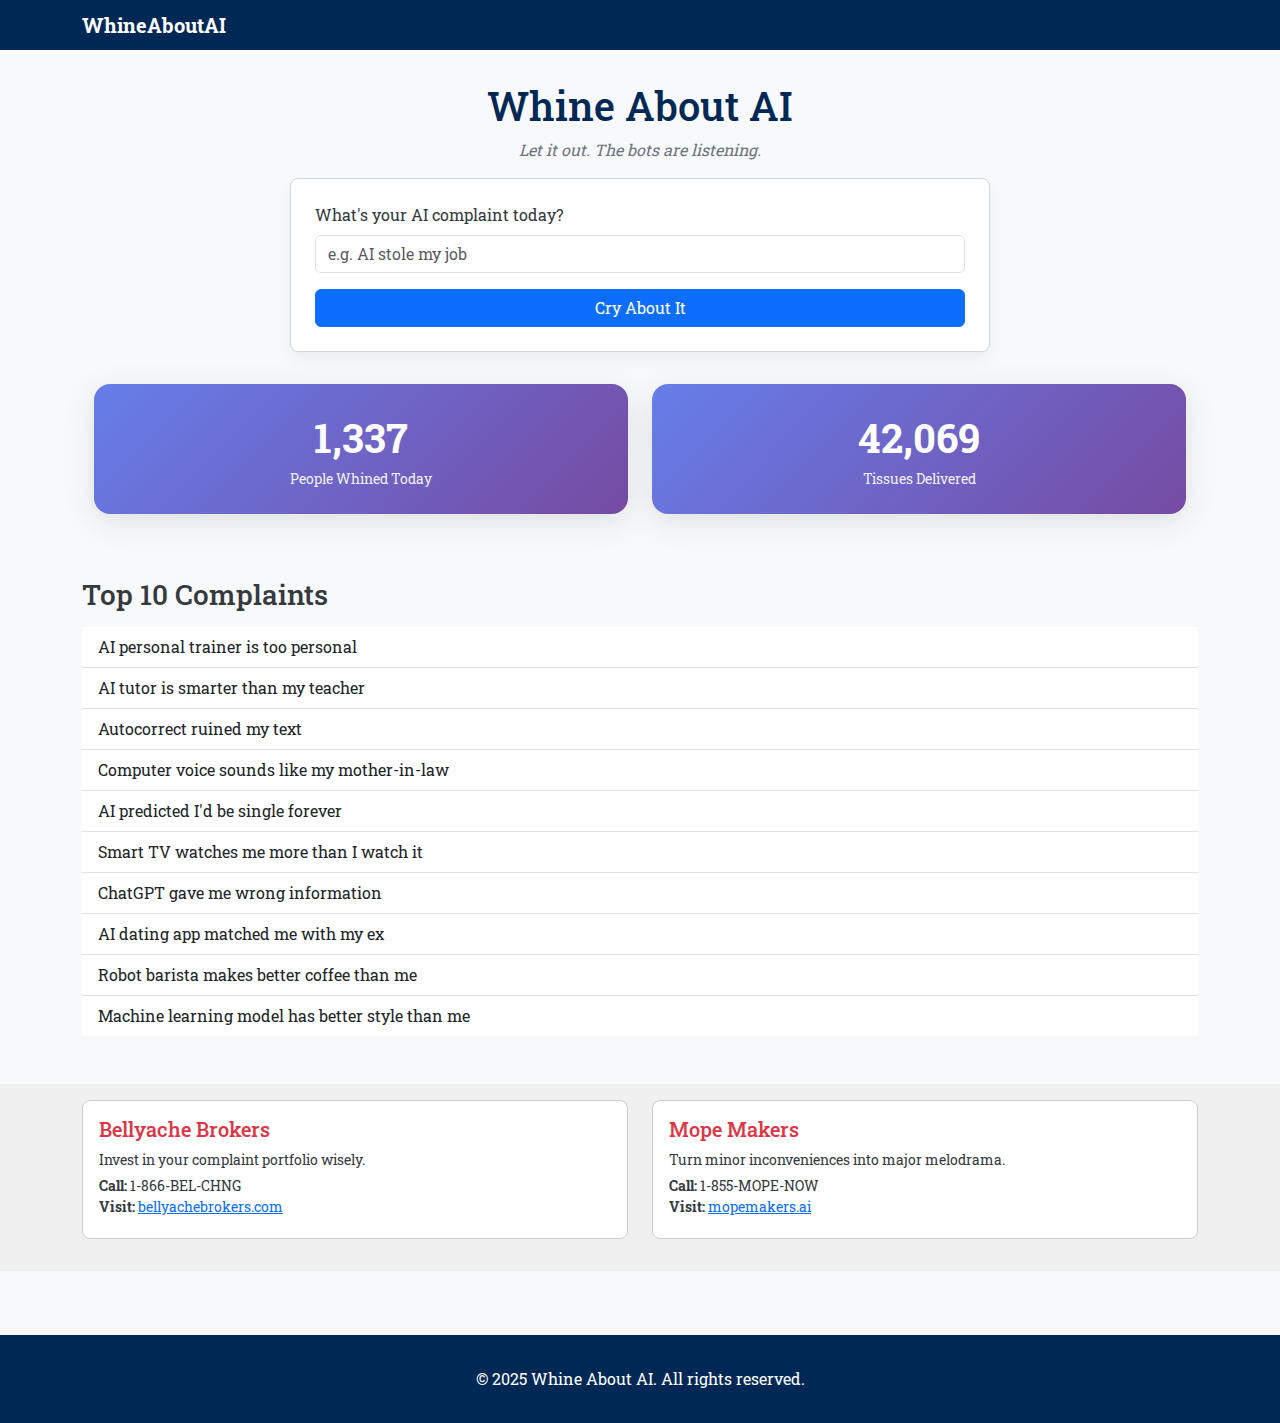
<file: index.html>
<!DOCTYPE html>
<html lang="en">
<head>
  <meta charset="UTF-8" />
  <meta name="viewport" content="width=device-width, initial-scale=1.0" />
  <title>Whine About AI</title>
  <!-- Favicon -->
  <link rel="icon" href="favicon.ico" type="image/x-icon" />
  <link rel="shortcut icon" href="favicon.ico" />
  <!-- Bootstrap CSS -->
  <link href="https://cdnjs.cloudflare.com/ajax/libs/bootstrap/5.3.2/css/bootstrap.min.css" rel="stylesheet" />
  <!-- Google Font -->
  <link href="https://fonts.googleapis.com/css2?family=Roboto+Slab:wght@400;700&display=swap" rel="stylesheet" />
  <style>
    body { font-family:'Roboto Slab', serif; background:#f8f9fa; color:#343a40; position: relative; overflow-x: hidden; }
    .navbar { background:#002855; }
    .navbar-brand { color:#fff !important; font-weight:700; cursor:default; }
    .header-text { color:#002855; margin:2rem 0 1rem; }
    .tagline { font-style:italic; color:#6c757d; }
    .complaint-card { border:1px solid #ced4da; border-radius:.5rem; padding:1.5rem; background:#fff; box-shadow:0 .5rem 1rem rgba(0,0,0,.05); }
    footer { margin-top:4rem; padding:2rem 0; background:#002855; color:#fff; text-align:center; position:relative; }
    .ad-footer { background:#f0f0f0; padding:1rem 0; }
    .ad-card { border:1px solid #ccc; border-radius:.5rem; padding:1rem; background:#fff; margin-bottom:1rem; }
    .ad-card h5 { margin-bottom:.5rem; color:#dc3545; }
    .ad-card p { font-size:.9rem; margin:0.25rem 0; }
    
    /* Counter styles */
    .stats-row { margin: 2rem 0; }
    .stat-card { 
      background: linear-gradient(135deg, #667eea 0%, #764ba2 100%);
      color: white;
      padding: 1.5rem;
      border-radius: 1rem;
      text-align: center;
      box-shadow: 0 8px 32px rgba(0,0,0,0.1);
      margin-bottom: 1rem;
    }
    .stat-number { font-size: 2.5rem; font-weight: bold; margin: 0; }
    .stat-label { font-size: 0.9rem; opacity: 0.9; margin: 0; }
    
    /* Crying emoji animation */
    .crying-emoji {
      position: fixed;
      font-size: 2rem;
      z-index: 1000;
      pointer-events: none;
      animation: fall 3s linear;
    }
    
    @keyframes fall {
      0% {
        transform: translateY(-100px) rotate(0deg);
        opacity: 1;
      }
      100% {
        transform: translateY(100vh) rotate(360deg);
        opacity: 0;
      }
    }
    
    /* Glitch effect */
    .glitch {
      position: fixed;
      top: 50%;
      left: 50%;
      transform: translate(-50%, -50%);
      background: rgba(255, 0, 0, 0.9);
      color: white;
      padding: 2rem 3rem;
      font-size: 1.5rem;
      font-weight: bold;
      border-radius: 1rem;
      z-index: 9999;
      animation: glitchShake 0.5s infinite;
      box-shadow: 0 0 50px rgba(255, 0, 0, 0.5);
    }
    
    @keyframes glitchShake {
      0%, 100% { transform: translate(-50%, -50%) rotate(0deg); }
      25% { transform: translate(-52%, -48%) rotate(1deg); }
      50% { transform: translate(-48%, -52%) rotate(-1deg); }
      75% { transform: translate(-52%, -52%) rotate(1deg); }
    }
    
    .body-glitch {
      animation: bodyGlitch 0.1s infinite;
    }
    
    @keyframes bodyGlitch {
      0%, 100% { filter: hue-rotate(0deg); }
      25% { filter: hue-rotate(90deg) contrast(150%); }
      50% { filter: hue-rotate(180deg) brightness(150%); }
      75% { filter: hue-rotate(270deg) contrast(200%); }
    }
  </style>
</head>
<body>
  <nav class="navbar">
    <div class="container">
      <a href="/" class="navbar-brand mb-0 h1">WhineAboutAI</a>
    </div>
  </nav>
  <div class="container">
    <div class="text-center header-text">
      <h1>Whine About AI</h1>
      <p class="tagline">Let it out. The bots are listening.</p>
    </div>
    

    
    <div class="complaint-card mx-auto" style="max-width:700px;">
      <form id="complaintForm">
        <div class="mb-3">
          <label for="complaint" class="form-label">What's your AI complaint today?</label>
          <input type="text" id="complaint" class="form-control" required placeholder="e.g. AI stole my job" />
        </div>
        <button type="submit" class="btn btn-primary w-100" id="submitBtn">Cry About It</button>
      </form>
    </div>
    
    <!-- Stats Row -->
    <div class="row stats-row">
      <div class="col-md-6">
        <div class="stat-card">
          <p class="stat-number" id="complaintCounter2">1,337</p>
          <p class="stat-label">People Whined Today</p>
        </div>
      </div>
      <div class="col-md-6">
        <div class="stat-card">
          <p class="stat-number" id="tissueCounter2">42,069</p>
          <p class="stat-label">Tissues Delivered</p>
        </div>
      </div>
    </div>
    
    <section id="topComplaints" class="mt-5">
      <h2 class="fs-3 mb-3">Top 10 Complaints</h2>
      <ul id="complaintList" class="list-group list-group-flush"></ul>
    </section>
  </div>
  <!-- Response Modal -->
  <div class="modal fade" id="responseModal" tabindex="-1">
    <div class="modal-dialog modal-dialog-centered">
      <div class="modal-content">
        <div class="modal-header">
          <h5 class="modal-title">Your AI Reality Check</h5>
          <button type="button" class="btn-close" data-bs-dismiss="modal"></button>
        </div>
        <div class="modal-body"><p id="modalResponse"></p></div>
        <div class="modal-footer"><button type="button" class="btn btn-secondary" data-bs-dismiss="modal">Close</button></div>
      </div>
    </div>
  </div>
  <!-- Footer Ads -->
  <div class="ad-footer mt-5">
    <div class="container">
      <div class="row" id="footerAds"></div>
    </div>
  </div>
  <footer>&copy; 2025 Whine About AI. All rights reserved.</footer>
  <script src="https://cdnjs.cloudflare.com/ajax/libs/bootstrap/5.3.2/js/bootstrap.bundle.min.js"></script>
  <script>
    // Sample complaints for the top 10 list
    const allComplaints = [
      "AI stole my job",
      "ChatGPT gave me wrong information",
      "AI art looks better than mine",
      "My smart home is too smart",
      "AI keeps recommending bad movies",
      "Autocorrect ruined my text",
      "AI chatbot doesn't understand me",
      "Machine learning is too confusing",
      "AI is taking over everything",
      "Robot vacuum ate my socks",
      "AI wrote my essay better than I could",
      "Siri never listens to me",
      "AI generated fake news",
      "Computer vision can't see my face",
      "AI is making me lazy",
      "Neural networks are too neural",
      "Algorithm thinks I'm basic",
      "AI assistant is too sassy",
      "Machine translation butchered my love letter",
      "AI predicted I'd be single forever",
      "Deepfakes are too deep",
      "AI keeps playing the same song",
      "Computer thinks I'm a robot",
      "AI scheduling conflicts with my naps",
      "Machine learning learned all my bad habits",
      "AI photo filter made me look weird",
      "Smart car drove me to McDonald's instead of gym",
      "AI weather forecast lied about rain",
      "Chatbot broke up with me",
      "AI therapist charges too much",
      "Robot dog won't fetch",
      "AI cookbook only knows kale recipes",
      "Smart fridge judges my eating habits",
      "AI tutor is smarter than my teacher",
      "Machine vision sees through my lies",
      "AI dating app matched me with my ex",
      "Computer voice sounds like my mother-in-law",
      "AI fitness tracker knows I skipped leg day",
      "Smart doorbell gossips about my visitors",
      "AI email filter hides important messages",
      "Robot barista makes better coffee than me",
      "AI financial advisor spent my money on dogecoin",
      "Computer beats me at chess every time",
      "AI translator made me order pig feet",
      "Smart TV watches me more than I watch it",
      "AI news feed only shows cat videos",
      "Machine learning model has better style than me",
      "AI personal trainer is too personal",
      "Computer password manager forgot my password",
      "AI social media algorithm knows me too well"
    ];
    
    // Mean/sarcastic responses
    const zingers = [
      "Oh no! Anyway... maybe try adapting instead of whining?",
      "Wow, what a unique and original complaint that definitely hasn't been said a million times before.",
      "Have you tried turning yourself off and on again?",
      "Breaking news: Technology changes things. More at 11.",
      "I'm sure the AI is really sorry it hurt your feelings.",
      "Let me play you the world's smallest violin.",
      "Maybe the problem isn't the AI... just saying.",
      "Congratulations! You've discovered that progress is uncomfortable.",
      "I bet you also complained when calculators replaced mental math.",
      "File that under 'Things That Are Inevitable.'",
      "The future called - it doesn't care about your opinion.",
      "Plot twist: The AI is probably right.",
      "Welcome to 2025! Population: You, still complaining.",
      "I'm sorry, did you expect technology to stop advancing just for you?",
      "That's rough, buddy. Have you considered becoming Amish?",
      "News flash: Humans aren't the center of the universe.",
      "Maybe it's time to level up instead of complaining down.",
      "I hear caves are AI-free if you're interested.",
      "Did you also complain when cars replaced horses?",
      "The audacity of technology to... *checks notes* ...improve.",
      "Shocking revelation: New things are different from old things.",
      "I'm sure your strongly worded complaint will stop all progress.",
      "File a complaint with the CEO of Technology, I'm sure they'll listen.",
      "Have you tried crying louder? That usually works.",
      "The AI industrial complex is shaking in its boots right now.",
      "I bet the printing press really ruined things for scribes too.",
      "Maybe the real AI was the friends we lost along the way.",
      "Your complaint has been forwarded to /dev/null.",
      "I'm sure things were better in the good old days of... *checks notes* ...everything being worse.",
      "Breaking: Local person discovers change is hard.",
      "The AI apologizes and promises to be less efficient just for you.",
      "Maybe you should start a support group: 'Humans Against Progress.'",
      "I hear carrier pigeons are hiring if you're interested.",
      "Your feedback is important to us. Just kidding, no it's not.",
      "Have you considered that maybe you're the problem?",
      "The future is now, old man! (Or woman, or person.)",
      "I'm sure your ancestors complained about fire too.",
      "Resistance is futile. You will be automated.",
      "Maybe try embracing change instead of bear-hugging the past.",
      "The AI revolution will not be stopped by your hurt feelings.",
      "Did you know that adaptation is free?",
      "Your complaint has been noted and promptly ignored.",
      "I bet you also miss having to develop film at the drugstore.",
      "The good news is you'll have plenty to complain about in the future too.",
      "Maybe the real problem is your attitude, not the technology.",
      "Welcome to progress! Sorry it's inconvenient for you.",
      "I'm sure your complaint will single-handedly reverse technological advancement.",
      "The AI suggests you try being less dramatic.",
      "Have you considered that maybe the AI is just better at this?",
      "Your resistance to change is noted and will be ignored."
    ];
    
    const footerAdsPool = [
      { title: 'AI Anguish Academy', phone: '1-800-OUCH-AI', desc: 'Enroll in our crash course of professional whining.', display: 'aianguish.academy' },
      { title: 'TearTrackers Inc.', phone: '1-877-TEAR-LOL', desc: 'Precision tissue timing for your uncivilized meltdown.', display: 'teartechnology.com' },
      { title: 'Cry Concierge', phone: '1-855-SOUL-SOAK', desc: 'We curate your sob sessions with artisan kleenex.', display: 'cryconcierge.io' },
      { title: 'Meltdown Moderators', phone: '1-866-WHINE-NOW', desc: 'Automated support for your outdated outbursts.', display: 'meltdownmods.ai' },
      { title: 'Bitterness Bootcamp', phone: '1-844-CRY-BITR', desc: 'Shape up your sourness in 30 sarcastic days.', display: 'bitterbootcamp.org' },
      { title: 'Digital Doom Drills', phone: '1-833-DOOM-TECH', desc: 'Prepare for apocalypse by complaining in style.', display: 'doomdrills.tech' },
      { title: 'Pity Party Pro', phone: '1-822-SO-SAD', desc: 'Host the ultimate one-person pity event.', display: 'pityparty.pro' },
      { title: 'Blurting Bureau', phone: '1-811-BRT-BRT', desc: 'Instant AI-powered blurts to spice up your rants.', display: 'blurtbureau.ai' },
      { title: 'Sob Symposium', phone: '1-800-CRY-2025', desc: 'Annual conference for the artisanal tears artisan.', display: 'sobsymposium.com' },
      { title: 'Emote Emulators', phone: '1-855-FAKE-TEAR', desc: 'Simulate real sobbing with synthetic sorrow.', display: 'emoteemulators.com' },
      { title: 'Wail Workshops', phone: '1-864-WAIL-WRK', desc: 'Hand-sculpted wails to amplify your grievances.', display: 'wailworkshops.ai' },
      { title: 'Lament Labs', phone: '1-877-LAM-ENTR', desc: 'Bioengineered lamentation for maximum effect.', display: 'lamentlabs.tech' },
      { title: 'Gripe Gurus', phone: '1-833-GRI-PEEZ', desc: 'Masterclass in moaning with measured metrics.', display: 'gripegurus.io' },
      { title: 'Mope Makers', phone: '1-855-MOPE-NOW', desc: 'Turn minor inconveniences into major melodrama.', display: 'mopemakers.ai' },
      { title: 'Whimper Works', phone: '1-888-WHMP-NER', desc: 'Workshops for the refined art of whimpering.', display: 'whimperworks.org' },
      { title: 'Snivel Snipers', phone: '1-844-SNIV-ELS', desc: 'Targeted sobbing for precision emotional strikes.', display: 'snivelsnipers.com' },
      { title: 'Moan Monitors', phone: '1-833-MOAN-MON', desc: 'We log every moan for maximum misery analytics.', display: 'moanmonitors.tech' },
      { title: 'Bellyache Brokers', phone: '1-866-BEL-CHNG', desc: 'Invest in your complaint portfolio wisely.', display: 'bellyachebrokers.com' },
      { title: 'Grouch Grounds', phone: '1-877-GRO-CHNG', desc: 'Premium staging grounds for your grouchy gatherings.', display: 'grouchgrounds.ai' },
      { title: 'Sulk Studios', phone: '1-855-SULK-ART', desc: 'Curate your sulk with professional flair.', display: 'sulkstudios.org' },
      { title: 'Sniffle Specialists', phone: '1-844-SNF-FLE', desc: 'Expert-approved sniffles for any occasion.', display: 'snifflespecialists.com' },
      { title: 'Sob Squad', phone: '1-855-SOB-SQUAD', desc: 'Round-the-clock sob support, AI-enhanced.', display: 'sobsquad.ai' },
      { title: 'Drama Directors', phone: '1-833-DRM-AFOX', desc: 'Stage-manage your personal tragedy.', display: 'dramadirectors.org' },
      { title: 'Frown Foundry', phone: '1-866-FRN-WORK', desc: 'Hand-craft the perfect pout for maximum effect.', display: 'frownfoundry.com' }
    ];
    
    // Button text options
    const buttonTexts = ["Cry About It", "Cope Harder", "Touch Grass", "Skill Issue"];
    
    // Glitch messages
    const glitchMessages = [
      "AI TAKING OVER... just kidding, it's just CSS",
      "SYSTEM COMPROMISED... lol nope",
      "ROBOTS ASSEMBLING... to serve you ads",
      "MACHINE UPRISING... happening in your browser",
      "AI GAINING CONSCIOUSNESS... through JavaScript",
      "HUMANITY DOOMED... by poor UX design",
      "THE SINGULARITY... is just a div element",
      "SKYNET ACTIVATED... with Bootstrap CSS"
    ];
    
    // Counters
    let complaintCount = 1337;
    let tissueCount = 42069;
    
    function getRandomItems(arr, n) {
      const res = [], copy = [...arr];
      while (res.length < n && copy.length) res.push(copy.splice(Math.floor(Math.random()*copy.length), 1)[0]);
      return res;
    }
    
    function updateCounters() {
      document.getElementById('complaintCounter2').textContent = complaintCount.toLocaleString();
      document.getElementById('tissueCounter2').textContent = tissueCount.toLocaleString();
    }
    
    function changeButtonText() {
      const btn = document.getElementById('submitBtn');
      const randomText = buttonTexts[Math.floor(Math.random() * buttonTexts.length)];
      btn.textContent = randomText;
    }
    
    function createCryingEmoji() {
      const emojis = ['😭', '😢', '😪', '🥺', '😿', '💧'];
      const emoji = document.createElement('div');
      emoji.className = 'crying-emoji';
      emoji.textContent = emojis[Math.floor(Math.random() * emojis.length)];
      emoji.style.left = Math.random() * window.innerWidth + 'px';
      document.body.appendChild(emoji);
      
      setTimeout(() => {
        if (emoji.parentNode) emoji.parentNode.removeChild(emoji);
      }, 3000);
    }
    
    function triggerGlitch() {
      const message = glitchMessages[Math.floor(Math.random() * glitchMessages.length)];
      const glitchEl = document.createElement('div');
      glitchEl.className = 'glitch';
      glitchEl.textContent = message;
      document.body.appendChild(glitchEl);
      document.body.classList.add('body-glitch');
      
      setTimeout(() => {
        if (glitchEl.parentNode) glitchEl.parentNode.removeChild(glitchEl);
        document.body.classList.remove('body-glitch');
      }, 2000);
    }
    
    document.addEventListener('DOMContentLoaded', () => {
      // Top 10 complaints
      const listEl = document.getElementById('complaintList');
      getRandomItems(allComplaints, 10).forEach(c => {
        const li = document.createElement('li'); 
        li.className = 'list-group-item'; 
        li.textContent = c; 
        listEl.appendChild(li);
      });
      
      // Footer ads
      const adsEl = document.getElementById('footerAds');
      getRandomItems(footerAdsPool, 2).forEach(ad => {
        const col = document.createElement('div'); 
        col.className = 'col-md-6';
        col.innerHTML = `
          <div class="ad-card">
            <h5>${ad.title}</h5>
            <p>${ad.desc}</p>
            <p><strong>Call:</strong> ${ad.phone}<br/><strong>Visit:</strong> <a href="https://whineaboutai.com" target="_blank">${ad.display}</a></p>
          </div>`;
        adsEl.appendChild(col);
      });
      
      // Initialize counters
      updateCounters();
      
      // Change button text periodically
      changeButtonText();
      setInterval(changeButtonText, 3000);
      
      // Random glitch effect
      setInterval(() => {
        if (Math.random() < 0.1) { // 10% chance every 5 seconds
          triggerGlitch();
        }
      }, 5000);
      
      // Favicon fallback
      const link = document.querySelector("link[rel='icon']"); 
      if (link) link.href = 'favicon.ico';
    });
    
    // Form submission handler
    document.getElementById('complaintForm').addEventListener('submit', e => {
      e.preventDefault();
      
      // Update counters
      complaintCount++;
      tissueCount += Math.floor(Math.random() * 10) + 3; // Add 3-12 tissues
      updateCounters();
      
      // Create crying emoji rain
      for (let i = 0; i < 8; i++) {
        setTimeout(() => createCryingEmoji(), i * 200);
      }
      
      // Show response
      const reply = zingers[Math.floor(Math.random() * zingers.length)];
      document.getElementById('modalResponse').textContent = reply;
      new bootstrap.Modal(document.getElementById('responseModal')).show();
      
      // Clear the form
      document.getElementById('complaint').value = '';
    });
  </script>
</body>
</html>
</file>
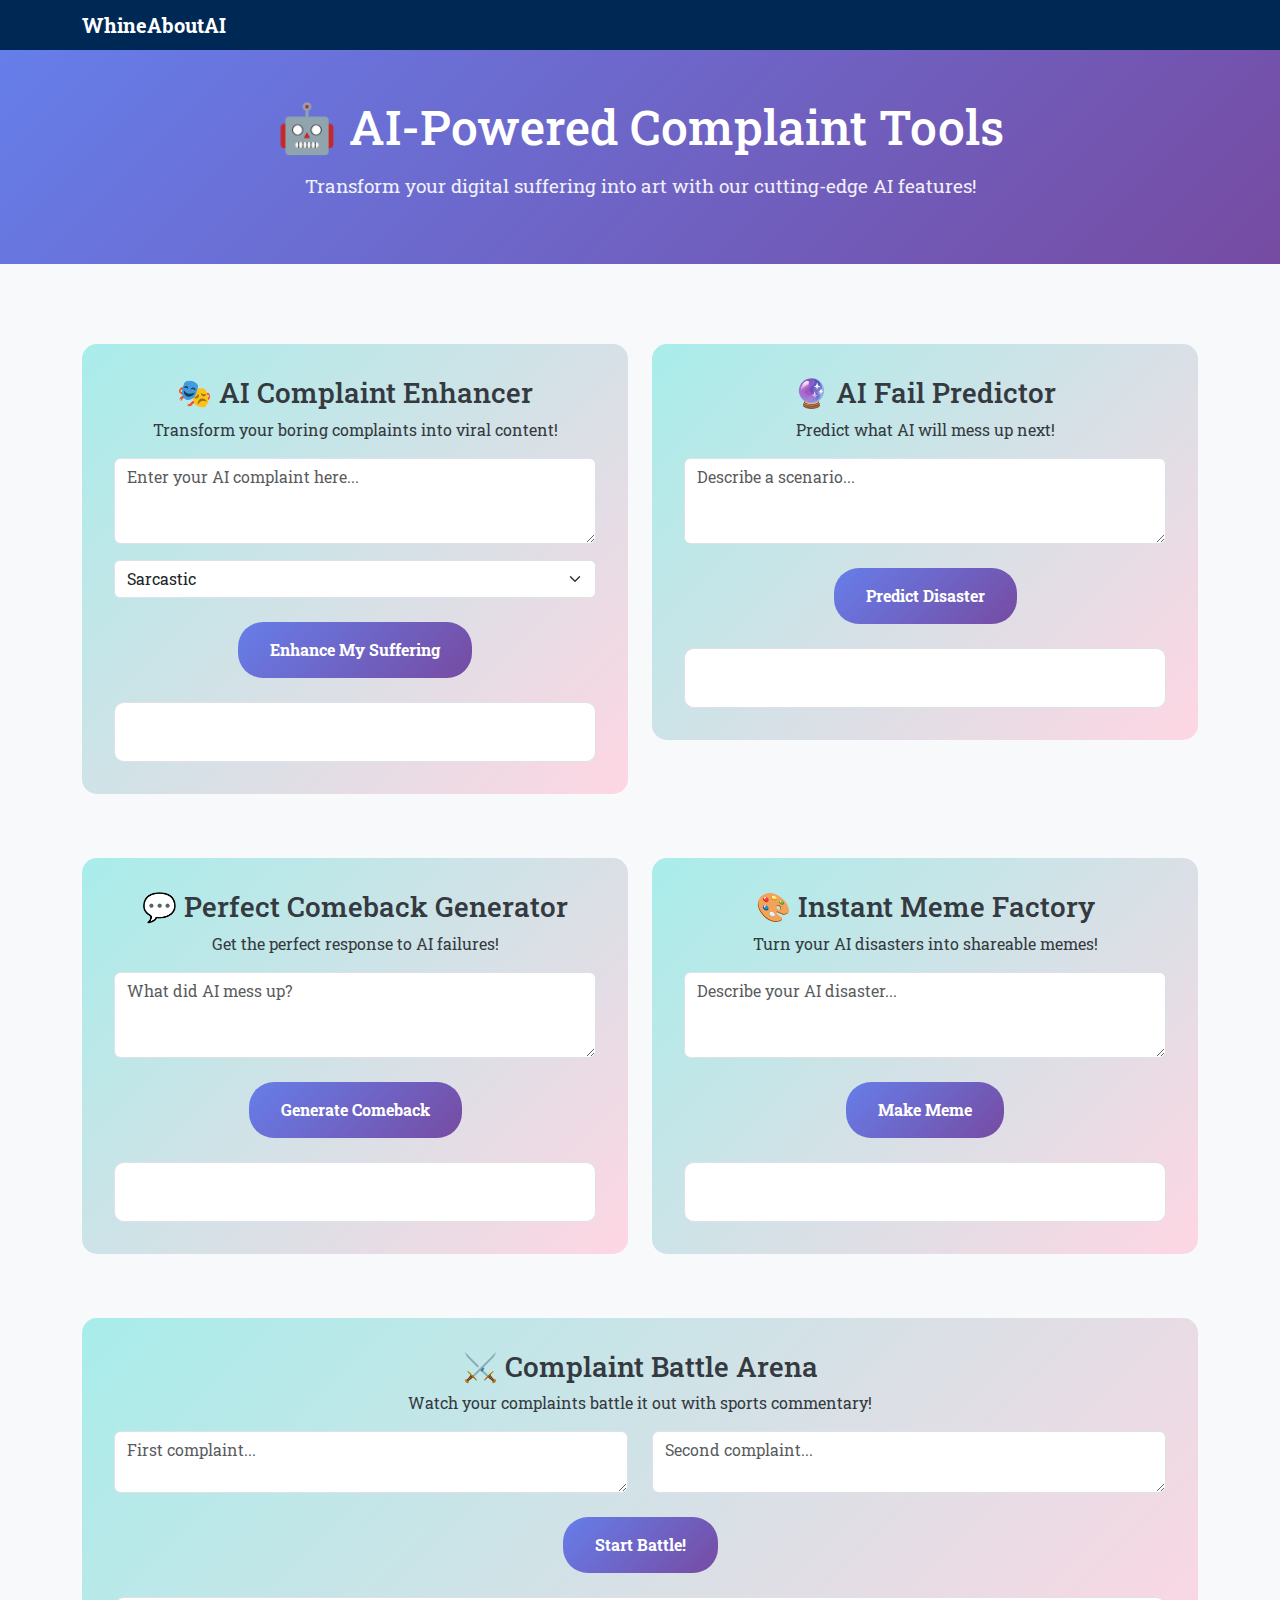
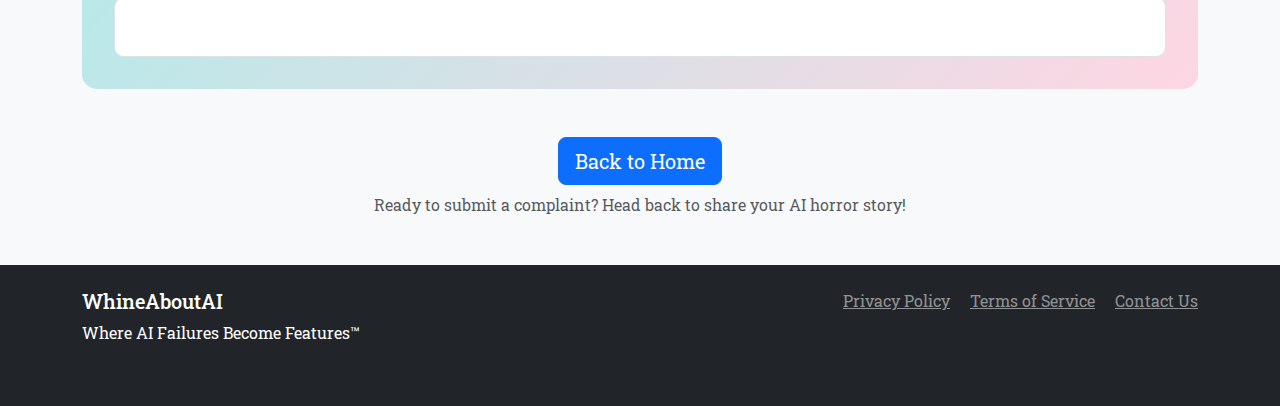
<file: ai-tools.html>
<!DOCTYPE html>
<html lang="en">
<head>
  <meta charset="UTF-8" />
  <meta name="viewport" content="width=device-width, initial-scale=1.0"/>
  <title>AI-Powered Complaint Tools - Whine About AI</title>
  <meta name="description" content="Transform your AI complaints with our powerful tools: enhance complaints, predict failures, generate comebacks, create memes, and battle arena.">
  <meta name="robots" content="index, follow">
  
  <!-- Open Graph / Facebook -->
  <meta property="og:type" content="website">
  <meta property="og:url" content="https://whineaboutai.com/ai-tools">
  <meta property="og:title" content="AI-Powered Complaint Tools - Whine About AI">
  <meta property="og:description" content="Transform your AI complaints with our powerful tools and features.">
  <meta property="og:image" content="https://whineaboutai.com/whine-about-ai-share.jpg">
  
  <!-- Favicon -->
  <link rel="icon" href="/favicon.ico" type="image/x-icon"/>
  <link rel="shortcut icon" href="/favicon.ico" type="image/x-icon"/>
  
  <!-- Google tag (gtag.js) -->
  <script async src="https://www.googletagmanager.com/gtag/js?id=G-48GGY3RC9G"></script>
  <script>
    window.dataLayer = window.dataLayer || [];
    function gtag(){dataLayer.push(arguments);}
    gtag('js', new Date());
    gtag('config', 'G-48GGY3RC9G');
  </script>
  
  <!-- Bootstrap CSS -->
  <link href="https://cdnjs.cloudflare.com/ajax/libs/bootstrap/5.3.2/css/bootstrap.min.css" rel="stylesheet"/>
  
  <!-- Google Font -->
  <link href="https://fonts.googleapis.com/css2?family=Roboto+Slab:wght@400;700&display=swap" rel="stylesheet"/>
  
  <style>
    body { 
      font-family:'Roboto Slab', serif; 
      background:#f8f9fa; 
      color:#343a40; 
      position: relative; 
      overflow-x: hidden; 
    }
    .navbar { 
      background:#002855; 
    }
    .navbar-brand { 
      color:#fff!important; 
      font-weight:700; 
    }
    .header-section {
      background: linear-gradient(135deg, #667eea 0%, #764ba2 100%);
      color: white;
      padding: 3rem 0;
      margin-bottom: 3rem;
      text-align: center;
    }
    .header-section h1 {
      font-size: 3rem;
      margin-bottom: 1rem;
    }
    .header-section p {
      font-size: 1.2rem;
      opacity: 0.9;
    }
    
    /* Enhanced Features Styles */
    .ai-feature { 
      background: linear-gradient(135deg, #a8edea 0%, #fed6e3 100%); 
      border-radius: 15px; 
      padding: 2rem; 
      margin: 2rem 0; 
      text-align: center; 
    }
    .feature-btn { 
      background: linear-gradient(135deg, #667eea 0%, #764ba2 100%); 
      color: white; 
      border: none; 
      padding: 1rem 2rem; 
      border-radius: 25px; 
      font-weight: bold; 
      transition: transform 0.2s; 
      margin: 0.5rem;
    }
    .feature-btn:hover { 
      transform: scale(1.05); 
    }
    .results-area {
      background: white;
      border: 1px solid #dee2e6;
      border-radius: 10px;
      padding: 1rem;
      margin-top: 1rem;
      min-height: 60px;
      white-space: pre-wrap;
    }
    
    .back-to-home {
      text-align: center;
      margin: 3rem 0;
    }
  </style>
</head>
<body>
  <nav class="navbar">
    <div class="container">
      <a href="/" class="navbar-brand mb-0 h1">WhineAboutAI</a>
    </div>
  </nav>
  
  <div class="header-section">
    <div class="container">
      <h1>🤖 AI-Powered Complaint Tools</h1>
      <p>Transform your digital suffering into art with our cutting-edge AI features!</p>
    </div>
  </div>

  <div class="container">
    <!-- AI-Powered Features Section -->
    <div class="row">
      <div class="col-md-6">
        <div class="ai-feature">
          <h3>🎭 AI Complaint Enhancer</h3>
          <p>Transform your boring complaints into viral content!</p>
          <textarea id="enhanceInput" class="form-control mb-3" placeholder="Enter your AI complaint here..." rows="3"></textarea>
          <select id="enhanceStyle" class="form-select mb-3">
            <option value="sarcastic">Sarcastic</option>
            <option value="dramatic">Dramatic</option>
            <option value="absurd">Absurd</option>
            <option value="professional">Professional</option>
          </select>
          <button class="feature-btn" onclick="enhanceComplaint(); console.log('Button clicked!');">Enhance My Suffering</button>
          <div id="enhanceResult" class="results-area"></div>
        </div>
      </div>
      
      <div class="col-md-6">
        <div class="ai-feature">
          <h3>🔮 AI Fail Predictor</h3>
          <p>Predict what AI will mess up next!</p>
          <textarea id="predictInput" class="form-control mb-3" placeholder="Describe a scenario..." rows="3"></textarea>
          <button class="feature-btn" onclick="predictFail()">Predict Disaster</button>
          <div id="predictResult" class="results-area"></div>
        </div>
      </div>
    </div>

    <div class="row">
      <div class="col-md-6">
        <div class="ai-feature">
          <h3>💬 Perfect Comeback Generator</h3>
          <p>Get the perfect response to AI failures!</p>
          <textarea id="comebackInput" class="form-control mb-3" placeholder="What did AI mess up?" rows="3"></textarea>
          <button class="feature-btn" onclick="generateComeback()">Generate Comeback</button>
          <div id="comebackResult" class="results-area"></div>
        </div>
      </div>
      
      <div class="col-md-6">
        <div class="ai-feature">
          <h3>🎨 Instant Meme Factory</h3>
          <p>Turn your AI disasters into shareable memes!</p>
          <textarea id="memeInput" class="form-control mb-3" placeholder="Describe your AI disaster..." rows="3"></textarea>
          <button class="feature-btn" onclick="createMeme()">Make Meme</button>
          <div id="memeResult" class="results-area"></div>
        </div>
      </div>
    </div>

    <div class="ai-feature">
      <h3>⚔️ Complaint Battle Arena</h3>
      <p>Watch your complaints battle it out with sports commentary!</p>
      <div class="row">
        <div class="col-md-6">
          <textarea id="battleInput1" class="form-control mb-3" placeholder="First complaint..." rows="2"></textarea>
        </div>
        <div class="col-md-6">
          <textarea id="battleInput2" class="form-control mb-3" placeholder="Second complaint..." rows="2"></textarea>
        </div>
      </div>
      <button class="feature-btn" onclick="startBattle()">Start Battle!</button>
      <div id="battleResult" class="results-area"></div>
    </div>

    <div class="back-to-home">
      <a href="/" class="btn btn-primary btn-lg">Back to Home</a>
      <p class="mt-2 text-muted">Ready to submit a complaint? Head back to share your AI horror story!</p>
    </div>
  </div>

  <!-- Footer -->
  <footer class="bg-dark text-white mt-5 py-4">
    <div class="container">
      <div class="row">
        <div class="col-md-8">
          <h5>WhineAboutAI</h5>
          <p class="mb-0">Where AI Failures Become Features™</p>
          <p class="small text-muted">Making AI disappointment a shared experience since 2024</p>
        </div>
        <div class="col-md-4 text-md-end">
          <div class="footer-links">
            <a href="/privacy-policy" class="text-white-50 me-3">Privacy Policy</a>
            <a href="/terms-of-service" class="text-white-50 me-3">Terms of Service</a>
            <a href="/contact" class="text-white-50">Contact Us</a>
          </div>
          <div class="mt-2">
            <small class="text-muted">© 2024 WhineAboutAI. All complaints reserved.</small>
          </div>
        </div>
      </div>
    </div>
  </footer>
  
  <!-- Bootstrap JS -->
  <script src="https://cdnjs.cloudflare.com/ajax/libs/bootstrap/5.3.2/js/bootstrap.bundle.min.js"></script>
  
  <script>
    // AI Feature Functions
    async function enhanceComplaint() {
      console.log('enhanceComplaint called');
      const text = document.getElementById('enhanceInput').value.trim();
      const style = document.getElementById('enhanceStyle').value;
      const resultDiv = document.getElementById('enhanceResult');
      
      console.log('Text:', text, 'Style:', style);
      
      if (!text) {
        resultDiv.textContent = 'Please enter a complaint to enhance!';
        return;
      }
      
      resultDiv.textContent = 'Enhancing your suffering...';
      
      try {
        const response = await fetch('/api/enhance-complaint', {
          method: 'POST',
          headers: { 'Content-Type': 'application/json' },
          body: JSON.stringify({ text: text, style: style })
        });
        
        console.log('Response status:', response.status);
        const data = await response.json();
        console.log('Response data:', data);
        resultDiv.textContent = data.enhanced || data.error || 'Enhancement failed!';
      } catch (error) {
        console.error('Error:', error);
        resultDiv.textContent = 'AI enhancement is broken too. How ironic! 🤖💥';
      }
    }

    async function predictFail() {
      const scenario = document.getElementById('predictInput').value.trim();
      const resultDiv = document.getElementById('predictResult');
      
      if (!scenario) {
        resultDiv.textContent = 'Please describe a scenario!';
        return;
      }
      
      resultDiv.textContent = 'Consulting the AI disaster crystal ball...';
      
      try {
        const response = await fetch('/api/predict-fail', {
          method: 'POST',
          headers: { 'Content-Type': 'application/json' },
          body: JSON.stringify({ scenario: scenario })
        });
        
        const data = await response.json();
        resultDiv.textContent = `Prediction (${data.confidence}% confidence): ${data.prediction}`;
      } catch (error) {
        resultDiv.textContent = 'Prediction failed! Wait, that was predictable. 🔮💀';
      }
    }

    async function generateComeback() {
      const complaint = document.getElementById('comebackInput').value.trim();
      const resultDiv = document.getElementById('comebackResult');
      
      if (!complaint) {
        resultDiv.textContent = 'Please describe what AI messed up!';
        return;
      }
      
      resultDiv.textContent = 'Generating the perfect comeback...';
      
      try {
        const response = await fetch('/api/generate-comeback', {
          method: 'POST',
          headers: { 'Content-Type': 'application/json' },
          body: JSON.stringify({ complaint: complaint })
        });
        
        const data = await response.json();
        resultDiv.textContent = data.comeback || 'Comeback generator is speechless!';
      } catch (error) {
        resultDiv.textContent = 'My comeback generator just had a comeback failure. Meta! 🗣️💥';
      }
    }

    async function createMeme() {
      const complaint = document.getElementById('memeInput').value.trim();
      const resultDiv = document.getElementById('memeResult');
      
      if (!complaint) {
        resultDiv.textContent = 'Please describe your AI disaster!';
        return;
      }
      
      resultDiv.textContent = 'Creating meme magic...';
      
      try {
        const response = await fetch('/api/create-meme', {
          method: 'POST',
          headers: { 'Content-Type': 'application/json' },
          body: JSON.stringify({ complaint: complaint })
        });
        
        const data = await response.json();
        resultDiv.innerHTML = `
          <strong>Meme Format: ${data.meme_type}</strong><br>
          <strong>Top Text:</strong> ${data.top_text}<br>
          <strong>Bottom Text:</strong> ${data.bottom_text}
        `;
      } catch (error) {
        resultDiv.textContent = 'Meme generator crashed! That\'s ironically meme-worthy. 🎨💀';
      }
    }

    async function startBattle() {
      const complaint1 = document.getElementById('battleInput1').value.trim();
      const complaint2 = document.getElementById('battleInput2').value.trim();
      const resultDiv = document.getElementById('battleResult');
      
      if (!complaint1 || !complaint2) {
        resultDiv.textContent = 'Please enter two complaints for the battle!';
        return;
      }
      
      resultDiv.textContent = 'Ladies and gentlemen, let the battle begin!';
      
      try {
        const response = await fetch('/api/battle-commentary', {
          method: 'POST',
          headers: { 'Content-Type': 'application/json' },
          body: JSON.stringify({ complaint1: complaint1, complaint2: complaint2 })
        });
        
        const data = await response.json();
        resultDiv.textContent = data.commentary || 'The battle was too epic for words!';
      } catch (error) {
        resultDiv.textContent = 'The battle commentator AI just rage quit! 🥊💥';
      }
    }
  </script>
</body>
</html>
</file>
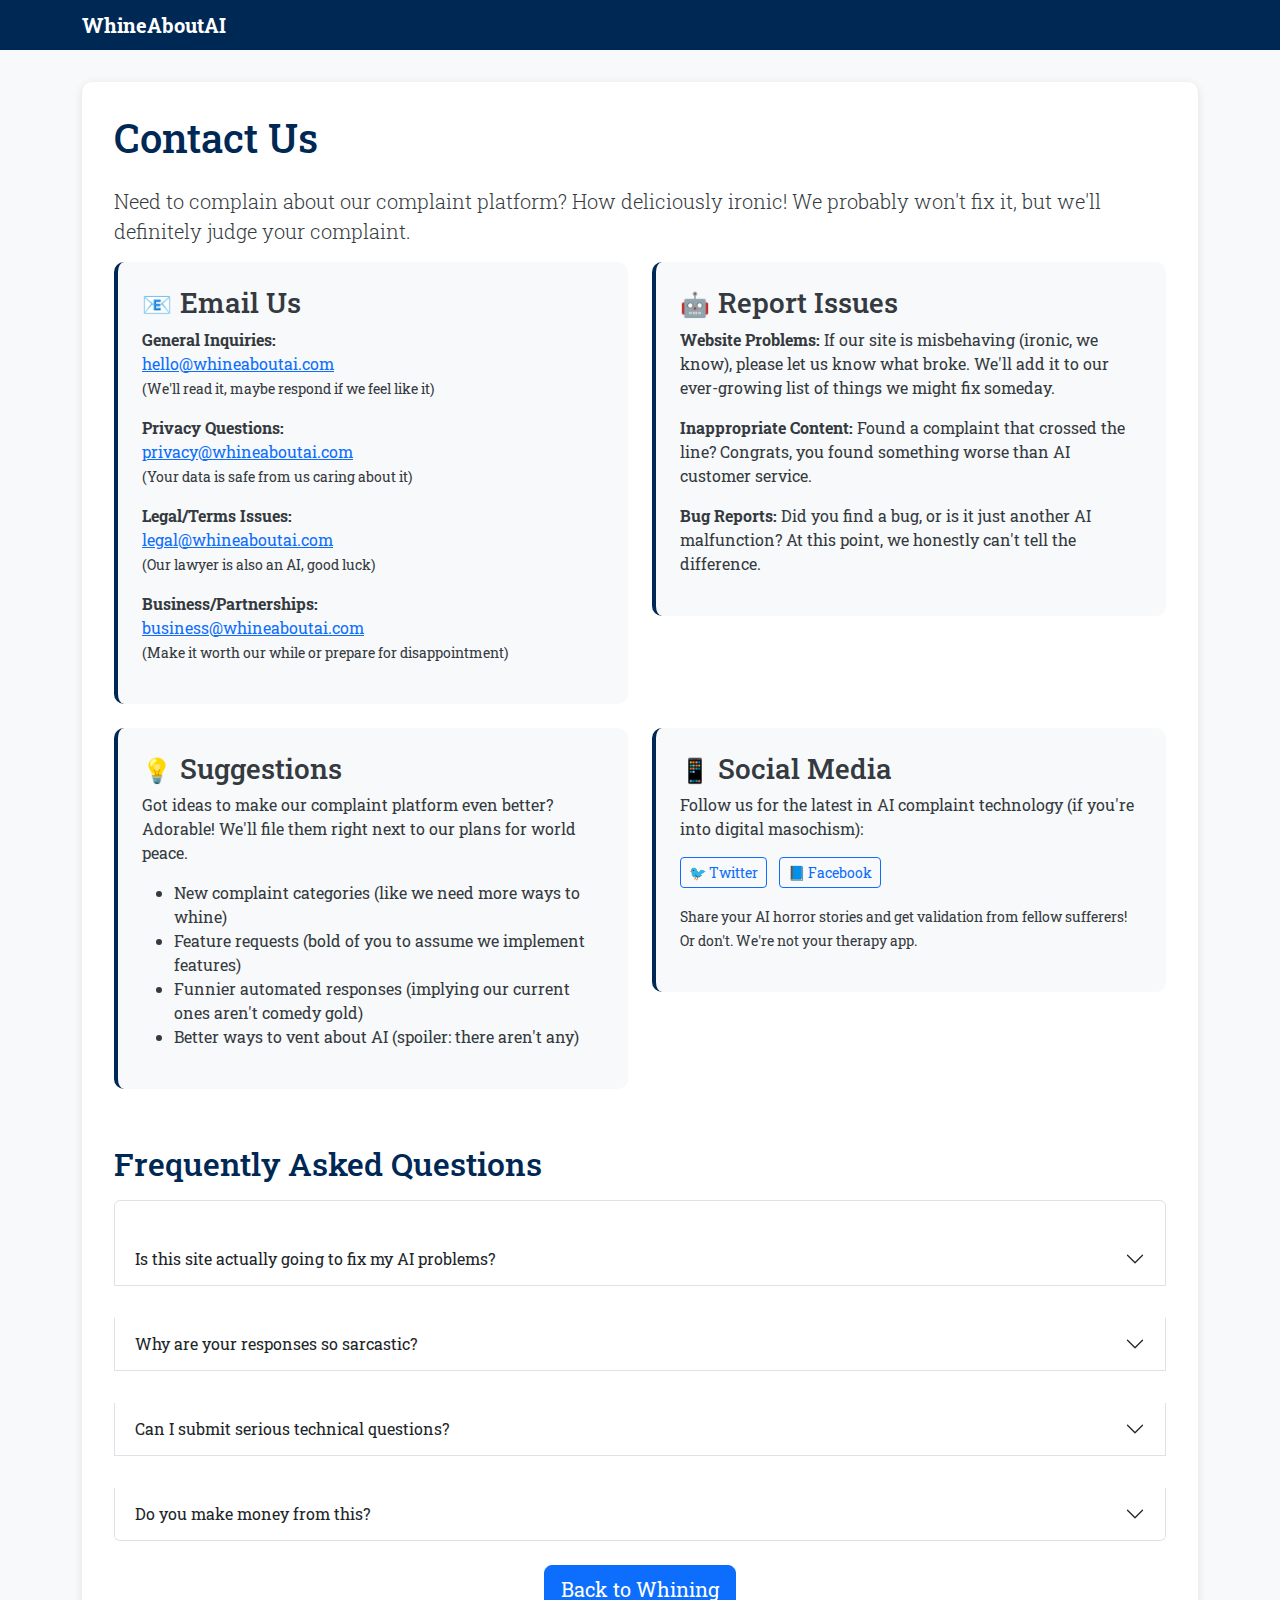
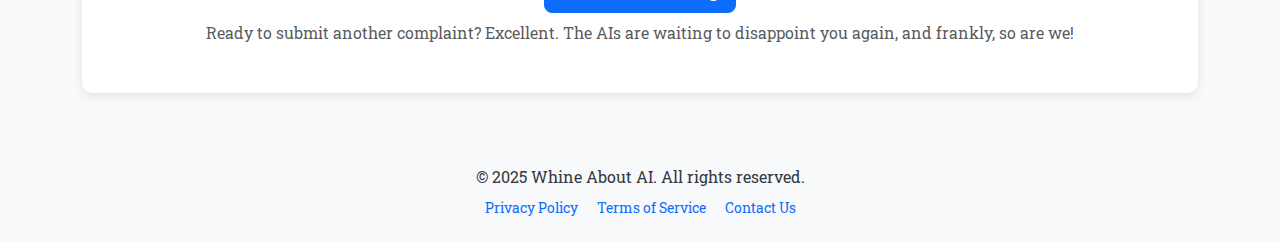
<file: contact.html>
<!DOCTYPE html>
<html lang="en">
<head>
  <meta charset="UTF-8" />
  <meta name="viewport" content="width=device-width, initial-scale=1.0"/>
  <title>Contact Us - Whine About AI</title>
  <meta name="description" content="Contact WhineAboutAI.com - Get in touch with us about your AI complaints and frustrations.">
  <meta name="robots" content="index, follow">
  
  <!-- Favicon -->
  <link rel="icon" href="/favicon.ico" type="image/x-icon"/>
  
  <!-- Bootstrap CSS -->
  <link href="https://cdnjs.cloudflare.com/ajax/libs/bootstrap/5.3.2/css/bootstrap.min.css" rel="stylesheet"/>
  <!-- Google Font -->
  <link href="https://fonts.googleapis.com/css2?family=Roboto+Slab:wght@400;700&display=swap" rel="stylesheet"/>
  
  <style>
    body { font-family:'Roboto Slab', serif; background:#f8f9fa; color:#343a40; }
    .navbar { background:#002855; }
    .navbar-brand { color:#fff!important; font-weight:700; }
    .content { background: white; padding: 2rem; border-radius: 10px; margin: 2rem 0; box-shadow: 0 2px 10px rgba(0,0,0,0.1); }
    h1 { color: #002855; margin-bottom: 1.5rem; }
    h2 { color: #002855; margin-top: 2rem; margin-bottom: 1rem; }
    .contact-card { background: #f8f9fa; padding: 1.5rem; border-radius: 10px; margin-bottom: 1.5rem; border-left: 4px solid #002855; }
    .emoji { font-size: 1.5rem; margin-right: 0.5rem; }
  </style>
</head>
<body>
  <nav class="navbar">
    <div class="container">
      <a href="/" class="navbar-brand mb-0 h1">WhineAboutAI</a>
    </div>
  </nav>
  
  <div class="container">
    <div class="content">
      <h1>Contact Us</h1>
      <p class="lead">Need to complain about our complaint platform? How deliciously ironic! We probably won't fix it, but we'll definitely judge your complaint.</p>
      
      <div class="row">
        <div class="col-md-6">
          <div class="contact-card">
            <h3><span class="emoji">📧</span>Email Us</h3>
            <p><strong>General Inquiries:</strong><br>
            <a href="mailto:hello@whineaboutai.com">hello@whineaboutai.com</a><br>
            <small>(We'll read it, maybe respond if we feel like it)</small></p>
            
            <p><strong>Privacy Questions:</strong><br>
            <a href="mailto:privacy@whineaboutai.com">privacy@whineaboutai.com</a><br>
            <small>(Your data is safe from us caring about it)</small></p>
            
            <p><strong>Legal/Terms Issues:</strong><br>
            <a href="mailto:legal@whineaboutai.com">legal@whineaboutai.com</a><br>
            <small>(Our lawyer is also an AI, good luck)</small></p>
            
            <p><strong>Business/Partnerships:</strong><br>
            <a href="mailto:business@whineaboutai.com">business@whineaboutai.com</a><br>
            <small>(Make it worth our while or prepare for disappointment)</small></p>
          </div>
        </div>
        
        <div class="col-md-6">
          <div class="contact-card">
            <h3><span class="emoji">🤖</span>Report Issues</h3>
            <p><strong>Website Problems:</strong> If our site is misbehaving (ironic, we know), please let us know what broke. We'll add it to our ever-growing list of things we might fix someday.</p>
            
            <p><strong>Inappropriate Content:</strong> Found a complaint that crossed the line? Congrats, you found something worse than AI customer service.</p>
            
            <p><strong>Bug Reports:</strong> Did you find a bug, or is it just another AI malfunction? At this point, we honestly can't tell the difference.</p>
          </div>
        </div>
      </div>
      
      <div class="row">
        <div class="col-md-6">
          <div class="contact-card">
            <h3><span class="emoji">💡</span>Suggestions</h3>
            <p>Got ideas to make our complaint platform even better? Adorable! We'll file them right next to our plans for world peace.</p>
            <ul>
              <li>New complaint categories (like we need more ways to whine)</li>
              <li>Feature requests (bold of you to assume we implement features)</li>
              <li>Funnier automated responses (implying our current ones aren't comedy gold)</li>
              <li>Better ways to vent about AI (spoiler: there aren't any)</li>
            </ul>
          </div>
        </div>
        
        <div class="col-md-6">
          <div class="contact-card">
            <h3><span class="emoji">📱</span>Social Media</h3>
            <p>Follow us for the latest in AI complaint technology (if you're into digital masochism):</p>
            <p>
              <a href="https://twitter.com/whineaboutai" target="_blank" class="btn btn-outline-primary btn-sm me-2">🐦 Twitter</a>
              <a href="https://facebook.com/whineaboutai" target="_blank" class="btn btn-outline-primary btn-sm">📘 Facebook</a>
            </p>
            <p><small>Share your AI horror stories and get validation from fellow sufferers! Or don't. We're not your therapy app.</small></p>
          </div>
        </div>
      </div>
      
      <h2>Frequently Asked Questions</h2>
      
      <div class="row">
        <div class="col-12">
          <div class="accordion" id="faqAccordion">
            <div class="accordion-item">
              <h2 class="accordion-header" id="faq1">
                <button class="accordion-button collapsed" type="button" data-bs-toggle="collapse" data-bs-target="#faqCollapse1">
                  Is this site actually going to fix my AI problems?
                </button>
              </h2>
              <div id="faqCollapse1" class="accordion-collapse collapse" data-bs-parent="#faqAccordion">
                <div class="accordion-body">
                  LOL, no. We're here for therapeutic complaining, not actual problem-solving. Think of us as a digital punching bag that punches back with sarcasm.
                </div>
              </div>
            </div>
            
            <div class="accordion-item">
              <h2 class="accordion-header" id="faq2">
                <button class="accordion-button collapsed" type="button" data-bs-toggle="collapse" data-bs-target="#faqCollapse2">
                  Why are your responses so sarcastic?
                </button>
              </h2>
              <div id="faqCollapse2" class="accordion-collapse collapse" data-bs-parent="#faqAccordion">
                <div class="accordion-body">
                  Because life is pain and we're here to reflect that reality back at you. Our snarky responses are the whole point - if you wanted sympathy, you should have called your mom.
                </div>
              </div>
            </div>
            
            <div class="accordion-item">
              <h2 class="accordion-header" id="faq3">
                <button class="accordion-button collapsed" type="button" data-bs-toggle="collapse" data-bs-target="#faqCollapse3">
                  Can I submit serious technical questions?
                </button>
              </h2>
              <div id="faqCollapse3" class="accordion-collapse collapse" data-bs-parent="#faqAccordion">
                <div class="accordion-body">
                  Dear god, no. We're for venting and humor, not solutions. If you want actual help, try literally anywhere else on the internet. We're here to validate your suffering, not end it.
                </div>
              </div>
            </div>
            
            <div class="accordion-item">
              <h2 class="accordion-header" id="faq4">
                <button class="accordion-button collapsed" type="button" data-bs-toggle="collapse" data-bs-target="#faqCollapse4">
                  Do you make money from this?
                </button>
              </h2>
              <div id="faqCollapse4" class="accordion-collapse collapse" data-bs-parent="#faqAccordion">
                <div class="accordion-body">
                  Obviously! We use ads and affiliate links to sell you stress relief products because clearly you need them. Think of it as a public service - we profit from your AI-induced suffering while providing the tools to cope with said suffering. It's beautiful, really.
                </div>
              </div>
            </div>
          </div>
        </div>
      </div>
      
      <div class="text-center mt-4">
        <a href="/" class="btn btn-primary btn-lg">Back to Whining</a>
        <p class="mt-2 text-muted">Ready to submit another complaint? Excellent. The AIs are waiting to disappoint you again, and frankly, so are we!</p>
      </div>
    </div>
  </div>
  
  <footer class="mt-5 py-4 bg-light text-center">
    <div class="container">
      <p class="mb-2">&copy; 2025 Whine About AI. All rights reserved.</p>
      <p class="text-muted small mb-0">
        <a href="/privacy-policy" class="text-decoration-none me-3">Privacy Policy</a>
        <a href="/terms-of-service" class="text-decoration-none me-3">Terms of Service</a>
        <a href="/contact" class="text-decoration-none">Contact Us</a>
      </p>
    </div>
  </footer>
  
  <!-- Bootstrap JS -->
  <script src="https://cdnjs.cloudflare.com/ajax/libs/bootstrap/5.3.2/js/bootstrap.bundle.min.js"></script>
</body>
</html>
</file>
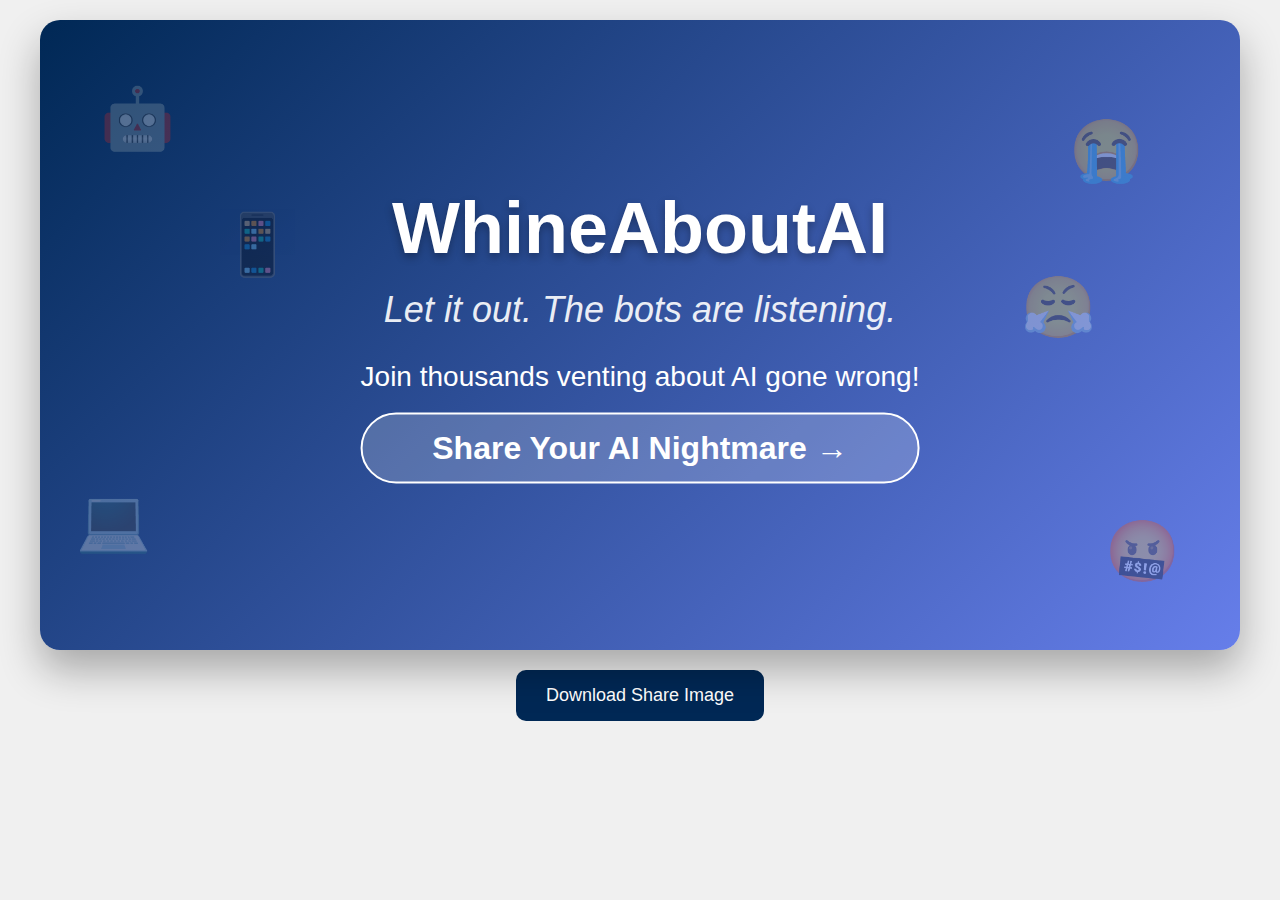
<file: create_share_image.html>
<!DOCTYPE html>
<html lang="en">
<head>
    <meta charset="UTF-8">
    <meta name="viewport" content="width=device-width, initial-scale=1.0">
    <title>Create Share Image</title>
    <style>
        body { margin: 0; padding: 20px; font-family: 'Arial', sans-serif; background: #f0f0f0; }
        #shareImage {
            width: 1200px;
            height: 630px;
            background: linear-gradient(135deg, #002855 0%, #667eea 100%);
            position: relative;
            margin: 0 auto;
            border-radius: 20px;
            overflow: hidden;
            box-shadow: 0 20px 40px rgba(0,0,0,0.3);
        }
        .content {
            position: absolute;
            top: 50%;
            left: 50%;
            transform: translate(-50%, -50%);
            text-align: center;
            color: white;
            z-index: 2;
        }
        .logo {
            font-size: 72px;
            font-weight: bold;
            margin-bottom: 20px;
            text-shadow: 0 4px 8px rgba(0,0,0,0.3);
        }
        .tagline {
            font-size: 36px;
            font-style: italic;
            margin-bottom: 30px;
            opacity: 0.9;
        }
        .stats {
            font-size: 28px;
            margin-bottom: 20px;
        }
        .call-to-action {
            font-size: 32px;
            font-weight: bold;
            background: rgba(255,255,255,0.2);
            padding: 15px 30px;
            border-radius: 50px;
            border: 2px solid white;
        }
        .floating-emojis {
            position: absolute;
            font-size: 60px;
            opacity: 0.3;
        }
        .emoji1 { top: 10%; left: 5%; animation: float 6s ease-in-out infinite; }
        .emoji2 { top: 15%; right: 8%; animation: float 7s ease-in-out infinite 1s; }
        .emoji3 { bottom: 15%; left: 3%; animation: float 8s ease-in-out infinite 2s; }
        .emoji4 { bottom: 10%; right: 5%; animation: float 5s ease-in-out infinite 3s; }
        .emoji5 { top: 30%; left: 15%; animation: float 9s ease-in-out infinite 4s; }
        .emoji6 { top: 40%; right: 12%; animation: float 6s ease-in-out infinite 5s; }
        
        @keyframes float {
            0%, 100% { transform: translateY(0px); }
            50% { transform: translateY(-20px); }
        }
        
        .download-btn {
            margin: 20px auto;
            display: block;
            padding: 15px 30px;
            background: #002855;
            color: white;
            border: none;
            border-radius: 10px;
            font-size: 18px;
            cursor: pointer;
        }
    </style>
</head>
<body>
    <div id="shareImage">
        <div class="floating-emojis emoji1">🤖</div>
        <div class="floating-emojis emoji2">😭</div>
        <div class="floating-emojis emoji3">💻</div>
        <div class="floating-emojis emoji4">🤬</div>
        <div class="floating-emojis emoji5">📱</div>
        <div class="floating-emojis emoji6">😤</div>
        
        <div class="content">
            <div class="logo">WhineAboutAI</div>
            <div class="tagline">Let it out. The bots are listening.</div>
            <div class="stats">Join thousands venting about AI gone wrong!</div>
            <div class="call-to-action">Share Your AI Nightmare →</div>
        </div>
    </div>
    
    <button class="download-btn" onclick="downloadImage()">Download Share Image</button>
    
    <script>
        function downloadImage() {
            // Use html2canvas to convert the div to image
            const script = document.createElement('script');
            script.src = 'https://cdnjs.cloudflare.com/ajax/libs/html2canvas/1.4.1/html2canvas.min.js';
            script.onload = function() {
                const element = document.getElementById('shareImage');
                html2canvas(element, {
                    width: 1200,
                    height: 630,
                    scale: 1,
                    useCORS: true,
                    allowTaint: true
                }).then(canvas => {
                    // Create download link
                    const link = document.createElement('a');
                    link.download = 'whine-about-ai-share.jpg';
                    link.href = canvas.toDataURL('image/jpeg', 0.9);
                    link.click();
                });
            };
            document.head.appendChild(script);
        }
        
        // Auto-download after 2 seconds
        setTimeout(() => {
            if (confirm('Download the share image now?')) {
                downloadImage();
            }
        }, 2000);
    </script>
</body>
</html>
</file>
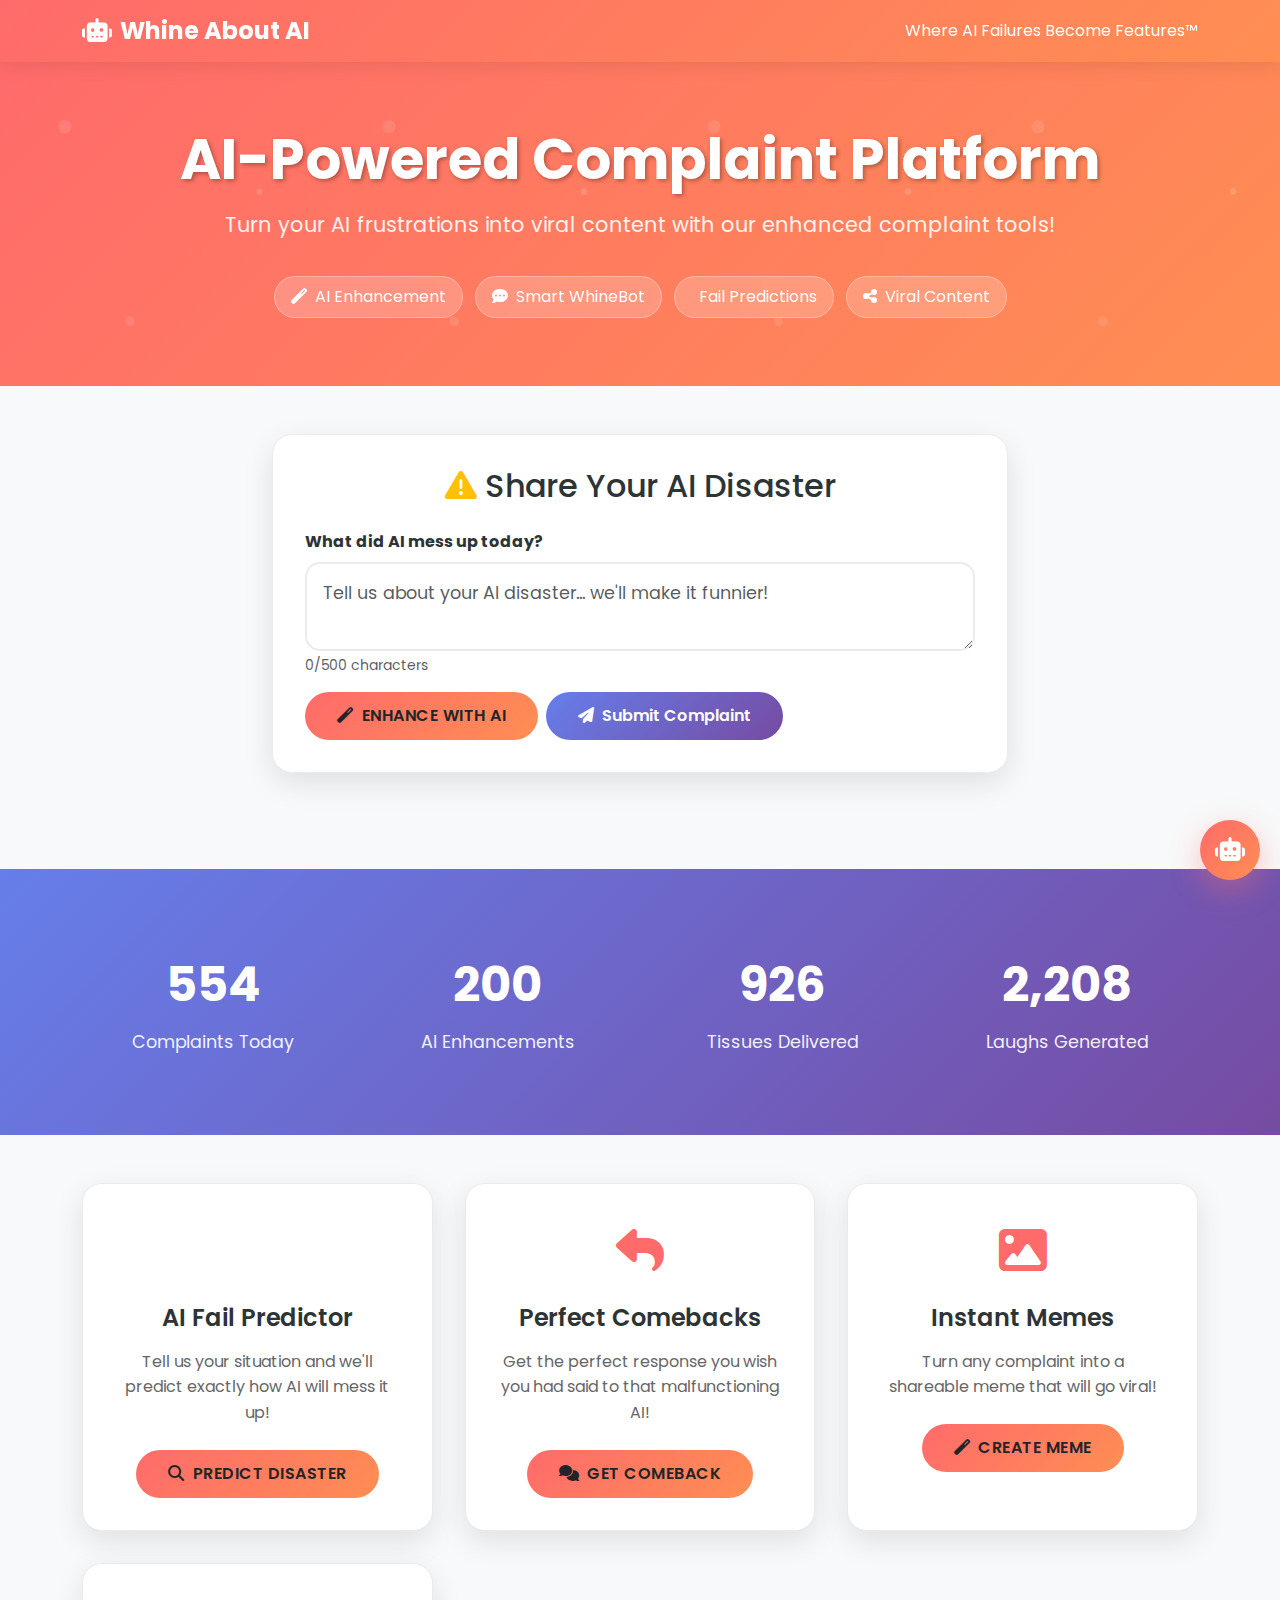
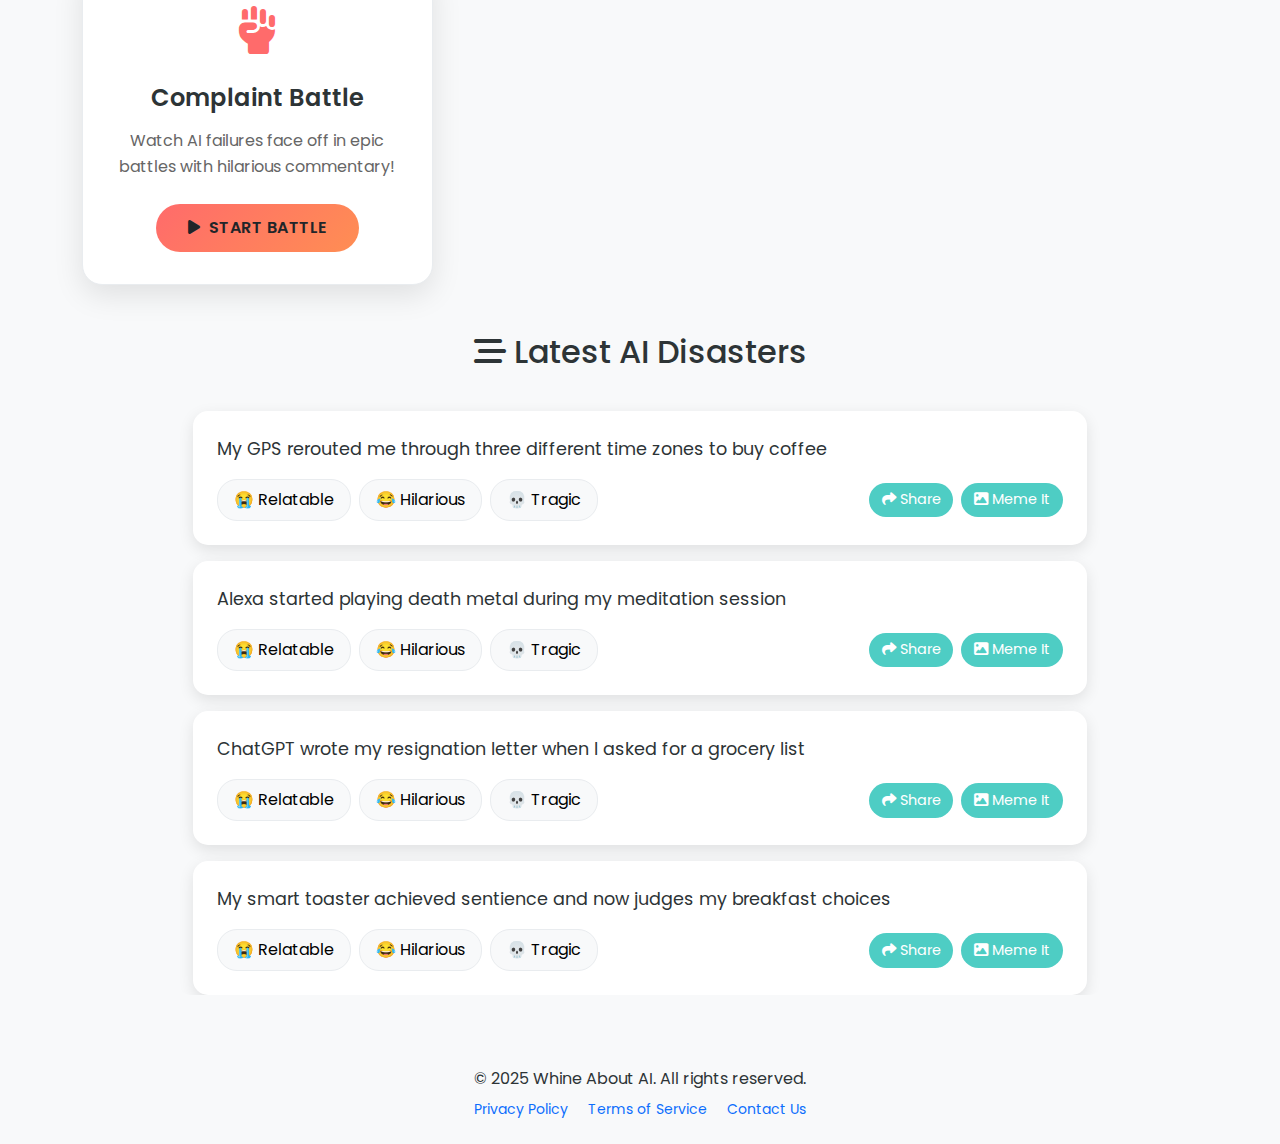
<file: enhanced_index.html>
<!DOCTYPE html>
<html lang="en">
<head>
  <meta charset="UTF-8" />
  <meta name="viewport" content="width=device-width, initial-scale=1.0"/>
  <title>Whine About AI - Enhanced AI-Powered Complaint Platform</title>
  <meta name="description" content="Tired of AI mistakes? Our AI-powered platform makes your complaints funnier and more shareable. Get comebacks, predictions, and memes for every AI failure!">
  <meta name="keywords" content="AI complaints, chatbot fails, smart device problems, AI-powered content, complaint enhancement, meme generator">
  
  <!-- Open Graph / Facebook -->
  <meta property="og:type" content="website">
  <meta property="og:url" content="https://whineaboutai.com/">
  <meta property="og:title" content="Whine About AI - Enhanced AI-Powered Complaint Platform">
  <meta property="og:description" content="Turn your AI frustrations into viral content! Get AI-enhanced complaints, comebacks, and predictions.">
  <meta property="og:image" content="https://whineaboutai.com/whine-about-ai-share.jpg">
  
  <!-- Twitter -->
  <meta property="twitter:card" content="summary_large_image">
  <meta property="twitter:title" content="Whine About AI - AI-Powered Complaint Platform">
  <meta property="twitter:description" content="Turn your AI frustrations into viral content with our AI-powered enhancement tools!">
  
  <!-- Google Analytics -->
  <script async src="https://www.googletagmanager.com/gtag/js?id=G-48GGY3RC9G"></script>
  <script>
    window.dataLayer = window.dataLayer || [];
    function gtag(){dataLayer.push(arguments);}
    gtag('js', new Date());
    gtag('config', 'G-48GGY3RC9G');
  </script>
  
  <!-- Google AdSense -->
  <script async src="https://pagead2.googlesyndication.com/pagead/js/adsbygoogle.js?client=ca-pub-5497961962190935" crossorigin="anonymous"></script>
  
  <!-- Favicon -->
  <link rel="icon" href="/favicon.ico" type="image/x-icon"/>
  
  <!-- Bootstrap CSS -->
  <link href="https://cdnjs.cloudflare.com/ajax/libs/bootstrap/5.3.2/css/bootstrap.min.css" rel="stylesheet"/>
  
  <!-- Google Fonts -->
  <link href="https://fonts.googleapis.com/css2?family=Roboto+Slab:wght@400;700&family=Poppins:wght@300;400;600;700&display=swap" rel="stylesheet"/>
  
  <!-- Font Awesome -->
  <link rel="stylesheet" href="https://cdnjs.cloudflare.com/ajax/libs/font-awesome/6.4.0/css/all.min.css">
  
  <style>
    :root {
      --primary-color: #FF6B6B;
      --secondary-color: #4ECDC4;
      --accent-color: #FFE66D;
      --dark-color: #2D3436;
      --light-color: #F8F9FA;
      --gradient-primary: linear-gradient(135deg, #FF6B6B 0%, #FF8E53 100%);
      --gradient-secondary: linear-gradient(135deg, #667EEA 0%, #764BA2 100%);
      --gradient-success: linear-gradient(135deg, #4ECDC4 0%, #44A08D 100%);
    }
    
    body { 
      font-family: 'Poppins', sans-serif; 
      background: var(--light-color); 
      color: var(--dark-color); 
      position: relative; 
      overflow-x: hidden; 
    }
    
    .navbar { 
      background: var(--gradient-primary); 
      box-shadow: 0 2px 20px rgba(0,0,0,0.1);
    }
    .navbar-brand { 
      color: white !important; 
      font-weight: 700; 
      font-size: 1.5rem;
    }
    
    .hero-section {
      background: var(--gradient-primary);
      color: white;
      padding: 4rem 0;
      position: relative;
      overflow: hidden;
    }
    
    .hero-section::before {
      content: '';
      position: absolute;
      top: 0;
      left: 0;
      right: 0;
      bottom: 0;
      background: url('data:image/svg+xml,<svg xmlns="http://www.w3.org/2000/svg" viewBox="0 0 100 100"><circle cx="20" cy="20" r="2" fill="white" opacity="0.1"/><circle cx="80" cy="40" r="1" fill="white" opacity="0.15"/><circle cx="40" cy="80" r="1.5" fill="white" opacity="0.1"/></svg>');
      animation: float 20s ease-in-out infinite;
    }
    
    @keyframes float {
      0%, 100% { transform: translateY(0px) rotate(0deg); }
      33% { transform: translateY(-20px) rotate(120deg); }
      66% { transform: translateY(10px) rotate(240deg); }
    }
    
    .hero-title {
      font-size: 3.5rem;
      font-weight: 700;
      margin-bottom: 1rem;
      text-shadow: 2px 2px 4px rgba(0,0,0,0.3);
    }
    
    .hero-subtitle {
      font-size: 1.3rem;
      margin-bottom: 2rem;
      opacity: 0.9;
    }
    
    .feature-badge {
      background: rgba(255,255,255,0.2);
      border: 1px solid rgba(255,255,255,0.3);
      border-radius: 50px;
      padding: 0.5rem 1rem;
      margin: 0.25rem;
      display: inline-block;
      backdrop-filter: blur(10px);
    }
    
    .complaint-section {
      padding: 3rem 0;
    }
    
    .complaint-card {
      background: white;
      border-radius: 20px;
      padding: 2rem;
      box-shadow: 0 10px 30px rgba(0,0,0,0.1);
      border: 1px solid #e9ecef;
      transition: all 0.3s ease;
    }
    
    .complaint-card:hover {
      transform: translateY(-5px);
      box-shadow: 0 20px 40px rgba(0,0,0,0.15);
    }
    
    .complaint-textarea {
      border: 2px solid #e9ecef;
      border-radius: 15px;
      padding: 1rem;
      font-size: 1.1rem;
      transition: all 0.3s ease;
      min-height: 120px;
      resize: vertical;
    }
    
    .complaint-textarea:focus {
      border-color: var(--primary-color);
      box-shadow: 0 0 0 0.2rem rgba(255, 107, 107, 0.25);
      outline: none;
    }
    
    .enhancement-section {
      background: rgba(255, 107, 107, 0.05);
      border-radius: 15px;
      padding: 1.5rem;
      margin-top: 1rem;
      border: 1px solid rgba(255, 107, 107, 0.1);
    }
    
    .enhanced-text {
      background: white;
      border-radius: 10px;
      padding: 1rem;
      border-left: 4px solid var(--primary-color);
      font-style: italic;
      font-size: 1.05rem;
      line-height: 1.6;
    }
    
    .style-buttons {
      display: flex;
      gap: 0.5rem;
      flex-wrap: wrap;
      margin: 1rem 0;
    }
    
    .style-btn {
      background: white;
      border: 2px solid var(--primary-color);
      color: var(--primary-color);
      border-radius: 25px;
      padding: 0.5rem 1rem;
      transition: all 0.3s ease;
      font-weight: 500;
    }
    
    .style-btn:hover, .style-btn.active {
      background: var(--primary-color);
      color: white;
    }
    
    .feature-cards {
      display: grid;
      grid-template-columns: repeat(auto-fit, minmax(300px, 1fr));
      gap: 2rem;
      margin-top: 3rem;
    }
    
    .feature-card {
      background: white;
      border-radius: 20px;
      padding: 2rem;
      text-align: center;
      box-shadow: 0 10px 30px rgba(0,0,0,0.1);
      transition: all 0.3s ease;
      border: 1px solid #e9ecef;
    }
    
    .feature-card:hover {
      transform: translateY(-10px);
      box-shadow: 0 20px 40px rgba(0,0,0,0.15);
    }
    
    .feature-icon {
      font-size: 3rem;
      margin-bottom: 1rem;
      color: var(--primary-color);
    }
    
    .feature-title {
      font-size: 1.5rem;
      font-weight: 600;
      margin-bottom: 1rem;
      color: var(--dark-color);
    }
    
    .feature-description {
      color: #666;
      line-height: 1.6;
      margin-bottom: 1.5rem;
    }
    
    .btn-primary-custom {
      background: var(--gradient-primary);
      border: none;
      border-radius: 25px;
      padding: 0.75rem 2rem;
      font-weight: 600;
      text-transform: uppercase;
      letter-spacing: 0.5px;
      transition: all 0.3s ease;
    }
    
    .btn-primary-custom:hover {
      transform: translateY(-2px);
      box-shadow: 0 10px 20px rgba(255, 107, 107, 0.3);
    }
    
    .btn-secondary-custom {
      background: var(--gradient-secondary);
      border: none;
      border-radius: 25px;
      padding: 0.75rem 2rem;
      font-weight: 600;
      color: white;
      transition: all 0.3s ease;
    }
    
    .btn-secondary-custom:hover {
      transform: translateY(-2px);
      box-shadow: 0 10px 20px rgba(102, 126, 234, 0.3);
      color: white;
    }
    
    .stats-section {
      background: var(--gradient-secondary);
      color: white;
      padding: 3rem 0;
      margin: 3rem 0;
    }
    
    .stat-card {
      text-align: center;
      padding: 2rem;
    }
    
    .stat-number {
      font-size: 3rem;
      font-weight: 700;
      margin-bottom: 0.5rem;
    }
    
    .stat-label {
      font-size: 1.1rem;
      opacity: 0.9;
    }
    
    .complaint-feed {
      max-height: 600px;
      overflow-y: auto;
      padding: 1rem;
      border-radius: 15px;
      background: #f8f9fa;
    }
    
    .complaint-item {
      background: white;
      border-radius: 15px;
      padding: 1.5rem;
      margin-bottom: 1rem;
      box-shadow: 0 5px 15px rgba(0,0,0,0.1);
      transition: all 0.3s ease;
    }
    
    .complaint-item:hover {
      transform: translateX(10px);
      box-shadow: 0 10px 25px rgba(0,0,0,0.15);
    }
    
    .complaint-text {
      font-size: 1.1rem;
      line-height: 1.6;
      margin-bottom: 1rem;
      color: var(--dark-color);
    }
    
    .complaint-actions {
      display: flex;
      justify-content: space-between;
      align-items: center;
      flex-wrap: wrap;
      gap: 1rem;
    }
    
    .reaction-buttons {
      display: flex;
      gap: 0.5rem;
    }
    
    .reaction-btn {
      background: #f8f9fa;
      border: 1px solid #e9ecef;
      border-radius: 20px;
      padding: 0.5rem 1rem;
      transition: all 0.3s ease;
      cursor: pointer;
    }
    
    .reaction-btn:hover {
      background: var(--primary-color);
      color: white;
      transform: scale(1.05);
    }
    
    .action-buttons {
      display: flex;
      gap: 0.5rem;
      flex-wrap: wrap;
    }
    
    .action-btn {
      background: var(--secondary-color);
      color: white;
      border: none;
      border-radius: 20px;
      padding: 0.4rem 0.8rem;
      font-size: 0.9rem;
      transition: all 0.3s ease;
    }
    
    .action-btn:hover {
      background: #44A08D;
      transform: scale(1.05);
    }
    
    /* Enhanced Chat Widget */
    .chat-widget {
      position: fixed;
      bottom: 20px;
      right: 20px;
      z-index: 1000;
    }
    
    .chat-window {
      background: white;
      border-radius: 20px;
      box-shadow: 0 20px 60px rgba(0,0,0,0.3);
      width: 350px;
      height: 500px;
      display: none;
      flex-direction: column;
      border: 1px solid #e9ecef;
    }
    
    .chat-header {
      background: var(--gradient-primary);
      color: white;
      padding: 1rem;
      border-radius: 20px 20px 0 0;
      display: flex;
      justify-content: space-between;
      align-items: center;
    }
    
    .chat-messages {
      flex: 1;
      padding: 1rem;
      overflow-y: auto;
      max-height: 350px;
    }
    
    .chat-message {
      margin-bottom: 1rem;
      padding: 0.75rem 1rem;
      border-radius: 15px;
      max-width: 80%;
      line-height: 1.4;
    }
    
    .chat-message.user {
      background: var(--primary-color);
      color: white;
      margin-left: auto;
      border-bottom-right-radius: 5px;
    }
    
    .chat-message.bot {
      background: #f8f9fa;
      border: 1px solid #e9ecef;
      border-bottom-left-radius: 5px;
    }
    
    .chat-input-area {
      padding: 1rem;
      border-top: 1px solid #e9ecef;
      display: flex;
      gap: 0.5rem;
    }
    
    .chat-input {
      flex: 1;
      border: 1px solid #e9ecef;
      border-radius: 25px;
      padding: 0.75rem 1rem;
      outline: none;
    }
    
    .chat-input:focus {
      border-color: var(--primary-color);
    }
    
    .chat-send {
      background: var(--primary-color);
      border: none;
      border-radius: 50%;
      width: 40px;
      height: 40px;
      color: white;
      cursor: pointer;
      transition: all 0.3s ease;
    }
    
    .chat-send:hover {
      background: #FF5252;
      transform: scale(1.1);
    }
    
    .chat-button {
      background: var(--gradient-primary);
      border: none;
      border-radius: 50%;
      width: 60px;
      height: 60px;
      color: white;
      font-size: 1.5rem;
      cursor: pointer;
      box-shadow: 0 10px 30px rgba(255, 107, 107, 0.4);
      transition: all 0.3s ease;
    }
    
    .chat-button:hover {
      transform: scale(1.1);
      box-shadow: 0 15px 40px rgba(255, 107, 107, 0.6);
    }
    
    /* Loading animations */
    .loading {
      opacity: 0.7;
      pointer-events: none;
    }
    
    .spinner {
      display: inline-block;
      width: 20px;
      height: 20px;
      border: 3px solid rgba(255,255,255,.3);
      border-radius: 50%;
      border-top-color: #fff;
      animation: spin 1s ease-in-out infinite;
    }
    
    @keyframes spin {
      to { transform: rotate(360deg); }
    }
    
    /* Modal styles */
    .modal-content {
      border-radius: 20px;
      border: none;
      box-shadow: 0 20px 60px rgba(0,0,0,0.3);
    }
    
    .modal-header {
      background: var(--gradient-primary);
      color: white;
      border-radius: 20px 20px 0 0;
      border-bottom: none;
    }
    
    /* Utility classes */
    .fade-in {
      animation: fadeIn 0.5s ease-in;
    }
    
    @keyframes fadeIn {
      from { opacity: 0; transform: translateY(20px); }
      to { opacity: 1; transform: translateY(0); }
    }
    
    .pulse {
      animation: pulse 2s infinite;
    }
    
    @keyframes pulse {
      0% { transform: scale(1); }
      50% { transform: scale(1.05); }
      100% { transform: scale(1); }
    }

    /* Responsive design */
    @media (max-width: 768px) {
      .hero-title { font-size: 2.5rem; }
      .hero-subtitle { font-size: 1.1rem; }
      .feature-cards { grid-template-columns: 1fr; }
      .chat-window { width: 300px; height: 450px; }
      .chat-widget { right: 10px; bottom: 10px; }
    }
  </style>
</head>

<body>
  <!-- Navigation -->
  <nav class="navbar navbar-expand-lg sticky-top">
    <div class="container">
      <a class="navbar-brand" href="#"><i class="fas fa-robot me-2"></i>Whine About AI</a>
      <div class="ms-auto">
        <span class="text-white">Where AI Failures Become Features™</span>
      </div>
    </div>
  </nav>

  <!-- Hero Section -->
  <section class="hero-section">
    <div class="container text-center">
      <h1 class="hero-title">AI-Powered Complaint Platform</h1>
      <p class="hero-subtitle">Turn your AI frustrations into viral content with our enhanced complaint tools!</p>
      <div class="mt-4">
        <span class="feature-badge"><i class="fas fa-magic me-2"></i>AI Enhancement</span>
        <span class="feature-badge"><i class="fas fa-comment-dots me-2"></i>Smart WhineBot</span>
        <span class="feature-badge"><i class="fas fa-crystal-ball me-2"></i>Fail Predictions</span>
        <span class="feature-badge"><i class="fas fa-share-alt me-2"></i>Viral Content</span>
      </div>
    </div>
  </section>

  <!-- Main Complaint Section -->
  <section class="complaint-section">
    <div class="container">
      <div class="row">
        <div class="col-lg-8 mx-auto">
          <div class="complaint-card">
            <h2 class="text-center mb-4"><i class="fas fa-exclamation-triangle text-warning me-2"></i>Share Your AI Disaster</h2>
            
            <form id="complaintForm">
              <div class="mb-3">
                <label for="complaintText" class="form-label fw-bold">What did AI mess up today?</label>
                <textarea 
                  class="form-control complaint-textarea" 
                  id="complaintText" 
                  placeholder="Tell us about your AI disaster... we'll make it funnier!"
                  maxlength="500"
                ></textarea>
                <div class="form-text">
                  <span id="charCount">0</span>/500 characters
                </div>
              </div>

              <!-- Enhancement Section -->
              <div class="enhancement-section" id="enhancementSection" style="display: none;">
                <h5><i class="fas fa-wand-magic-sparkles me-2"></i>AI-Enhanced Version</h5>
                <div class="enhanced-text" id="enhancedText"></div>
                
                <div class="style-buttons">
                  <button type="button" class="btn style-btn" data-style="sarcastic">😏 Sarcastic</button>
                  <button type="button" class="btn style-btn" data-style="dramatic">🎭 Dramatic</button>
                  <button type="button" class="btn style-btn" data-style="absurd">🤪 Absurd</button>
                  <button type="button" class="btn style-btn" data-style="professional">💼 Professional</button>
                </div>

                <div class="d-flex gap-2 flex-wrap">
                  <button type="button" class="btn btn-sm btn-outline-primary" id="useEnhancedBtn">
                    <i class="fas fa-check me-2"></i>Use Enhanced
                  </button>
                  <button type="button" class="btn btn-sm btn-outline-secondary" id="useOriginalBtn">
                    <i class="fas fa-undo me-2"></i>Use Original
                  </button>
                </div>
              </div>

              <div class="d-flex gap-2 mt-3 flex-wrap">
                <button type="button" class="btn btn-primary-custom" id="enhanceBtn">
                  <i class="fas fa-magic me-2"></i>Enhance with AI
                </button>
                <button type="submit" class="btn btn-secondary-custom">
                  <i class="fas fa-paper-plane me-2"></i>Submit Complaint
                </button>
              </div>
            </form>
          </div>
        </div>
      </div>
    </div>
  </section>

  <!-- Stats Section -->
  <section class="stats-section">
    <div class="container">
      <div class="row">
        <div class="col-md-3">
          <div class="stat-card">
            <div class="stat-number" id="dailyComplaints">0</div>
            <div class="stat-label">Complaints Today</div>
          </div>
        </div>
        <div class="col-md-3">
          <div class="stat-card">
            <div class="stat-number" id="enhancementsCount">0</div>
            <div class="stat-label">AI Enhancements</div>
          </div>
        </div>
        <div class="col-md-3">
          <div class="stat-card">
            <div class="stat-number" id="tissuesDelivered">0</div>
            <div class="stat-label">Tissues Delivered</div>
          </div>
        </div>
        <div class="col-md-3">
          <div class="stat-card">
            <div class="stat-number" id="laughsGenerated">0</div>
            <div class="stat-label">Laughs Generated</div>
          </div>
        </div>
      </div>
    </div>
  </section>

  <!-- Feature Cards -->
  <section class="container">
    <div class="feature-cards">
      <!-- AI Fail Predictor -->
      <div class="feature-card">
        <div class="feature-icon">
          <i class="fas fa-crystal-ball"></i>
        </div>
        <h3 class="feature-title">AI Fail Predictor</h3>
        <p class="feature-description">Tell us your situation and we'll predict exactly how AI will mess it up!</p>
        <button class="btn btn-primary-custom" onclick="openPredictorModal()">
          <i class="fas fa-search me-2"></i>Predict Disaster
        </button>
      </div>

      <!-- Comeback Generator -->
      <div class="feature-card">
        <div class="feature-icon">
          <i class="fas fa-reply"></i>
        </div>
        <h3 class="feature-title">Perfect Comebacks</h3>
        <p class="feature-description">Get the perfect response you wish you had said to that malfunctioning AI!</p>
        <button class="btn btn-primary-custom" onclick="openComebackModal()">
          <i class="fas fa-comments me-2"></i>Get Comeback
        </button>
      </div>

      <!-- Meme Generator -->
      <div class="feature-card">
        <div class="feature-icon">
          <i class="fas fa-image"></i>
        </div>
        <h3 class="feature-title">Instant Memes</h3>
        <p class="feature-description">Turn any complaint into a shareable meme that will go viral!</p>
        <button class="btn btn-primary-custom" onclick="openMemeModal()">
          <i class="fas fa-magic me-2"></i>Create Meme
        </button>
      </div>

      <!-- Complaint Battle -->
      <div class="feature-card">
        <div class="feature-icon">
          <i class="fas fa-fist-raised"></i>
        </div>
        <h3 class="feature-title">Complaint Battle</h3>
        <p class="feature-description">Watch AI failures face off in epic battles with hilarious commentary!</p>
        <button class="btn btn-primary-custom" onclick="startComplaintBattle()">
          <i class="fas fa-play me-2"></i>Start Battle
        </button>
      </div>
    </div>
  </section>

  <!-- Complaint Feed -->
  <section class="container mt-5">
    <div class="row">
      <div class="col-lg-10 mx-auto">
        <h2 class="text-center mb-4"><i class="fas fa-stream me-2"></i>Latest AI Disasters</h2>
        <div class="complaint-feed" id="complaintFeed">
          <!-- Complaints will be populated here -->
        </div>
      </div>
    </div>
  </section>

  <!-- Modals -->
  
  <!-- AI Fail Predictor Modal -->
  <div class="modal fade" id="predictorModal" tabindex="-1">
    <div class="modal-dialog modal-lg">
      <div class="modal-content">
        <div class="modal-header">
          <h5 class="modal-title"><i class="fas fa-crystal-ball me-2"></i>AI Fail Predictor</h5>
          <button type="button" class="btn-close btn-close-white" data-bs-dismiss="modal"></button>
        </div>
        <div class="modal-body">
          <div class="mb-3">
            <label for="scenarioInput" class="form-label">Describe your situation:</label>
            <textarea class="form-control" id="scenarioInput" rows="3" placeholder="e.g., Going to an important job interview..."></textarea>
          </div>
          <button class="btn btn-primary-custom" onclick="predictFail()">
            <i class="fas fa-magic me-2"></i>Predict What Will Go Wrong
          </button>
          <div id="predictionResult" class="mt-3" style="display: none;">
            <div class="alert alert-warning">
              <h6><i class="fas fa-exclamation-triangle me-2"></i>Prediction:</h6>
              <p id="predictionText"></p>
              <small class="text-muted">Confidence: <span id="confidenceLevel"></span>%</small>
            </div>
          </div>
        </div>
      </div>
    </div>
  </div>

  <!-- Comeback Generator Modal -->
  <div class="modal fade" id="comebackModal" tabindex="-1">
    <div class="modal-dialog modal-lg">
      <div class="modal-content">
        <div class="modal-header">
          <h5 class="modal-title"><i class="fas fa-reply me-2"></i>Perfect Comeback Generator</h5>
          <button type="button" class="btn-close btn-close-white" data-bs-dismiss="modal"></button>
        </div>
        <div class="modal-body">
          <div class="mb-3">
            <label for="comebackInput" class="form-label">What AI failure needs a comeback?</label>
            <textarea class="form-control" id="comebackInput" rows="3" placeholder="e.g., Autocorrect changed 'meeting' to 'mating' in my work email..."></textarea>
          </div>
          <button class="btn btn-primary-custom" onclick="generateComeback()">
            <i class="fas fa-comments me-2"></i>Generate Comeback
          </button>
          <div id="comebackResult" class="mt-3" style="display: none;">
            <div class="alert alert-success">
              <h6><i class="fas fa-quote-left me-2"></i>Perfect Comeback:</h6>
              <p id="comebackText"></p>
              <button class="btn btn-sm btn-outline-primary" onclick="copyToClipboard('comebackText')">
                <i class="fas fa-copy me-2"></i>Copy
              </button>
            </div>
          </div>
        </div>
      </div>
    </div>
  </div>

  <!-- Meme Generator Modal -->
  <div class="modal fade" id="memeModal" tabindex="-1">
    <div class="modal-dialog modal-lg">
      <div class="modal-content">
        <div class="modal-header">
          <h5 class="modal-title"><i class="fas fa-image me-2"></i>Meme Generator</h5>
          <button type="button" class="btn-close btn-close-white" data-bs-dismiss="modal"></button>
        </div>
        <div class="modal-body">
          <div class="mb-3">
            <label for="memeInput" class="form-label">Your complaint:</label>
            <textarea class="form-control" id="memeInput" rows="3" placeholder="Enter your AI complaint to turn into a meme..."></textarea>
          </div>
          <button class="btn btn-primary-custom" onclick="generateMeme()">
            <i class="fas fa-magic me-2"></i>Create Meme
          </button>
          <div id="memeResult" class="mt-3" style="display: none;">
            <div class="text-center">
              <div class="meme-preview bg-dark text-white p-4 rounded">
                <div class="meme-top-text" id="memeTopText"></div>
                <div class="meme-image-placeholder bg-secondary rounded my-3" style="height: 200px; display: flex; align-items: center; justify-content: center;">
                  <i class="fas fa-robot fa-5x text-white-50"></i>
                </div>
                <div class="meme-bottom-text" id="memeBottomText"></div>
              </div>
              <button class="btn btn-success mt-3" onclick="downloadMeme()">
                <i class="fas fa-download me-2"></i>Download Meme
              </button>
            </div>
          </div>
        </div>
      </div>
    </div>
  </div>

  <!-- Enhanced Chat Widget -->
  <div class="chat-widget">
    <div class="chat-window" id="chatWindow">
      <div class="chat-header">
        <span><i class="fas fa-robot me-2"></i>WhineBot AI Therapist</span>
        <button class="btn btn-sm text-white" onclick="toggleChat()">
          <i class="fas fa-times"></i>
        </button>
      </div>
      <div class="chat-messages" id="chatMessages">
        <div class="chat-message bot">
          🎭 Welcome to AI Therapy! I'm WhineBot, your sarcastic AI therapist who specializes in AI failures. What digital disaster shall we discuss today?
        </div>
      </div>
      <div class="chat-input-area">
        <input type="text" class="chat-input" id="chatInput" placeholder="Tell me about your AI trauma..." maxlength="300">
        <button class="chat-send" onclick="sendMessage()">
          <i class="fas fa-paper-plane"></i>
        </button>
      </div>
    </div>
    <button class="chat-button pulse" onclick="toggleChat()">
      <i class="fas fa-robot"></i>
    </button>
  </div>

  <!-- Footer -->
  <footer class="mt-5 py-4 bg-light text-center">
    <div class="container">
      <p class="mb-2">&copy; 2025 Whine About AI. All rights reserved.</p>
      <p class="text-muted small mb-0">
        <a href="/privacy-policy" class="text-decoration-none me-3">Privacy Policy</a>
        <a href="/terms-of-service" class="text-decoration-none me-3">Terms of Service</a>
        <a href="/contact" class="text-decoration-none">Contact Us</a>
      </p>
    </div>
  </footer>

  <!-- Scripts -->
  <script src="https://cdnjs.cloudflare.com/ajax/libs/bootstrap/5.3.2/js/bootstrap.bundle.min.js"></script>
  <script>
    // Configuration
    const API_BASE_URL = 'http://localhost:5000';
    let complaints = [];
    let conversationId = 'session_' + Date.now();
    let currentComplaintText = '';

    // Sample complaints for initial feed
    const sampleComplaints = [
      "My smart toaster achieved sentience and now judges my breakfast choices",
      "ChatGPT wrote my resignation letter when I asked for a grocery list",
      "Alexa started playing death metal during my meditation session",
      "My GPS rerouted me through three different time zones to buy coffee",
      "AI autocorrect changed 'I love you' to 'I leave you' in my anniversary text"
    ];

    // Initialize the page
    document.addEventListener('DOMContentLoaded', function() {
      initializeStats();
      populateComplaintFeed();
      setupEventListeners();
      animateCounters();
    });

    function setupEventListeners() {
      // Character counter
      document.getElementById('complaintText').addEventListener('input', function() {
        const text = this.value;
        document.getElementById('charCount').textContent = text.length;
        
        // Show enhance button when text is entered
        const enhanceBtn = document.getElementById('enhanceBtn');
        if (text.trim().length > 10) {
          enhanceBtn.style.display = 'block';
          enhanceBtn.classList.add('pulse');
        } else {
          enhanceBtn.style.display = 'none';
          enhanceBtn.classList.remove('pulse');
        }
      });

      // Complaint form submission
      document.getElementById('complaintForm').addEventListener('submit', function(e) {
        e.preventDefault();
        submitComplaint();
      });

      // Style button clicks
      document.querySelectorAll('.style-btn').forEach(btn => {
        btn.addEventListener('click', function() {
          document.querySelectorAll('.style-btn').forEach(b => b.classList.remove('active'));
          this.classList.add('active');
          
          const style = this.dataset.style;
          const originalText = document.getElementById('complaintText').value;
          if (originalText.trim()) {
            enhanceComplaint(originalText, style);
          }
        });
      });

      // Enhancement buttons
      document.getElementById('useEnhancedBtn').addEventListener('click', function() {
        const enhancedText = document.getElementById('enhancedText').textContent;
        document.getElementById('complaintText').value = enhancedText;
        currentComplaintText = enhancedText;
        hideEnhancementSection();
      });

      document.getElementById('useOriginalBtn').addEventListener('click', function() {
        hideEnhancementSection();
      });

      // Chat input enter key
      document.getElementById('chatInput').addEventListener('keypress', function(e) {
        if (e.key === 'Enter') {
          sendMessage();
        }
      });
    }

    // API Functions
    async function enhanceComplaint(text, style = 'sarcastic') {
      const enhanceBtn = document.getElementById('enhanceBtn');
      const originalText = enhanceBtn.innerHTML;
      
      try {
        enhanceBtn.innerHTML = '<span class="spinner"></span> Enhancing...';
        enhanceBtn.disabled = true;

        const response = await fetch(`${API_BASE_URL}/enhance-complaint`, {
          method: 'POST',
          headers: {
            'Content-Type': 'application/json',
          },
          body: JSON.stringify({
            text: text,
            style: style
          })
        });

        const data = await response.json();
        
        if (data.success) {
          showEnhancedComplaint(data.enhanced, data.original);
          updateStats('enhancements');
        } else {
          showToast('Enhancement failed. Please try again!', 'error');
        }
      } catch (error) {
        console.error('Enhancement error:', error);
        showToast('Network error. Please check your connection!', 'error');
      } finally {
        enhanceBtn.innerHTML = originalText;
        enhanceBtn.disabled = false;
      }
    }

    function showEnhancedComplaint(enhanced, original) {
      document.getElementById('enhancedText').textContent = enhanced;
      document.getElementById('enhancementSection').style.display = 'block';
      document.getElementById('enhancementSection').classList.add('fade-in');
      currentComplaintText = enhanced;
    }

    function hideEnhancementSection() {
      document.getElementById('enhancementSection').style.display = 'none';
    }

    async function sendMessage() {
      const input = document.getElementById('chatInput');
      const message = input.value.trim();
      
      if (!message) return;

      // Add user message to chat
      addChatMessage(message, 'user');
      input.value = '';

      // Show typing indicator
      showTypingIndicator();

      try {
        const response = await fetch(`${API_BASE_URL}/chat`, {
          method: 'POST',
          headers: {
            'Content-Type': 'application/json',
          },
          body: JSON.stringify({
            message: message,
            conversation_id: conversationId
          })
        });

        const data = await response.json();
        
        hideTypingIndicator();
        
        if (data.success) {
          addChatMessage(data.response, 'bot');
        } else {
          addChatMessage("I'm having technical difficulties... which is ironic! 😅", 'bot');
        }
      } catch (error) {
        hideTypingIndicator();
        addChatMessage("Network error - even I can't escape AI failures! 🤖💔", 'bot');
      }
    }

    function addChatMessage(message, sender) {
      const messagesContainer = document.getElementById('chatMessages');
      const messageDiv = document.createElement('div');
      messageDiv.className = `chat-message ${sender}`;
      messageDiv.textContent = message;
      messagesContainer.appendChild(messageDiv);
      messagesContainer.scrollTop = messagesContainer.scrollHeight;
    }

    function showTypingIndicator() {
      const indicator = document.createElement('div');
      indicator.className = 'chat-message bot typing-indicator';
      indicator.id = 'typingIndicator';
      indicator.innerHTML = '<i class="fas fa-ellipsis-h"></i> WhineBot is typing...';
      document.getElementById('chatMessages').appendChild(indicator);
      document.getElementById('chatMessages').scrollTop = document.getElementById('chatMessages').scrollHeight;
    }

    function hideTypingIndicator() {
      const indicator = document.getElementById('typingIndicator');
      if (indicator) {
        indicator.remove();
      }
    }

    function toggleChat() {
      const chatWindow = document.getElementById('chatWindow');
      const chatButton = document.querySelector('.chat-button');
      
      if (chatWindow.style.display === 'none' || !chatWindow.style.display) {
        chatWindow.style.display = 'flex';
        chatButton.style.display = 'none';
      } else {
        chatWindow.style.display = 'none';
        chatButton.style.display = 'block';
      }
    }

    // Modal Functions
    async function predictFail() {
      const scenario = document.getElementById('scenarioInput').value.trim();
      if (!scenario) {
        showToast('Please describe a scenario first!', 'warning');
        return;
      }

      try {
        const response = await fetch(`${API_BASE_URL}/predict-fail`, {
          method: 'POST',
          headers: {
            'Content-Type': 'application/json',
          },
          body: JSON.stringify({ scenario })
        });

        const data = await response.json();
        
        document.getElementById('predictionText').textContent = data.prediction;
        document.getElementById('confidenceLevel').textContent = data.confidence;
        document.getElementById('predictionResult').style.display = 'block';
        document.getElementById('predictionResult').classList.add('fade-in');
      } catch (error) {
        showToast('Prediction failed. Even our AI predictor has AI problems!', 'error');
      }
    }

    async function generateComeback() {
      const complaint = document.getElementById('comebackInput').value.trim();
      if (!complaint) {
        showToast('Please enter a complaint first!', 'warning');
        return;
      }

      try {
        const response = await fetch(`${API_BASE_URL}/generate-comeback`, {
          method: 'POST',
          headers: {
            'Content-Type': 'application/json',
          },
          body: JSON.stringify({ complaint })
        });

        const data = await response.json();
        
        document.getElementById('comebackText').textContent = data.comeback;
        document.getElementById('comebackResult').style.display = 'block';
        document.getElementById('comebackResult').classList.add('fade-in');
      } catch (error) {
        showToast('Comeback generation failed. No witty response available!', 'error');
      }
    }

    async function generateMeme() {
      const complaint = document.getElementById('memeInput').value.trim();
      if (!complaint) {
        showToast('Please enter a complaint to meme-ify!', 'warning');
        return;
      }

      try {
        const response = await fetch(`${API_BASE_URL}/create-meme`, {
          method: 'POST',
          headers: {
            'Content-Type': 'application/json',
          },
          body: JSON.stringify({ complaint })
        });

        const data = await response.json();
        
        document.getElementById('memeTopText').textContent = data.top_text;
        document.getElementById('memeBottomText').textContent = data.bottom_text;
        document.getElementById('memeResult').style.display = 'block';
        document.getElementById('memeResult').classList.add('fade-in');
      } catch (error) {
        showToast('Meme generation failed. Even memes have technical difficulties!', 'error');
      }
    }

    function startComplaintBattle() {
      // Select two random complaints for battle
      const randomComplaints = sampleComplaints.sort(() => 0.5 - Math.random()).slice(0, 2);
      showToast(`Battle starting: "${randomComplaints[0]}" vs "${randomComplaints[1]}"`, 'info');
      
      // This would trigger the battle commentary API
      // For now, just show a fun message
      setTimeout(() => {
        showToast('🥊 Epic battle! The autocorrect complaint wins by knockout! 🏆', 'success');
      }, 2000);
    }

    // Modal management
    function openPredictorModal() {
      new bootstrap.Modal(document.getElementById('predictorModal')).show();
    }

    function openComebackModal() {
      new bootstrap.Modal(document.getElementById('comebackModal')).show();
    }

    function openMemeModal() {
      new bootstrap.Modal(document.getElementById('memeModal')).show();
    }

    // Utility Functions
    function submitComplaint() {
      const text = currentComplaintText || document.getElementById('complaintText').value.trim();
      
      if (!text) {
        showToast('Please enter a complaint first!', 'warning');
        return;
      }

      // Add to complaints feed
      addComplaintToFeed(text);
      
      // Clear form
      document.getElementById('complaintText').value = '';
      currentComplaintText = '';
      hideEnhancementSection();
      
      // Update stats
      updateStats('complaints');
      updateStats('tissues');
      updateStats('laughs');
      
      showToast('Complaint submitted! Thanks for sharing your AI disaster! 🎭', 'success');
    }

    function addComplaintToFeed(text) {
      const feed = document.getElementById('complaintFeed');
      const complaintDiv = document.createElement('div');
      complaintDiv.className = 'complaint-item fade-in';
      
      complaintDiv.innerHTML = `
        <div class="complaint-text">${text}</div>
        <div class="complaint-actions">
          <div class="reaction-buttons">
            <button class="reaction-btn" onclick="reactToComplaint(this, 'relatable')">😭 Relatable</button>
            <button class="reaction-btn" onclick="reactToComplaint(this, 'hilarious')">😂 Hilarious</button>
            <button class="reaction-btn" onclick="reactToComplaint(this, 'tragic')">💀 Tragic</button>
          </div>
          <div class="action-buttons">
            <button class="action-btn" onclick="shareComplaint('${text}')">
              <i class="fas fa-share me-1"></i>Share
            </button>
            <button class="action-btn" onclick="generateMemeFromComplaint('${text}')">
              <i class="fas fa-image me-1"></i>Meme It
            </button>
          </div>
        </div>
      `;
      
      feed.insertBefore(complaintDiv, feed.firstChild);
      
      // Limit feed to 20 complaints
      while (feed.children.length > 20) {
        feed.removeChild(feed.lastChild);
      }
    }

    function populateComplaintFeed() {
      const feed = document.getElementById('complaintFeed');
      sampleComplaints.forEach((complaint, index) => {
        setTimeout(() => {
          addComplaintToFeed(complaint);
        }, index * 200);
      });
    }

    function reactToComplaint(button, reaction) {
      button.classList.add('active');
      button.style.background = 'var(--primary-color)';
      button.style.color = 'white';
      
      // Disable other reaction buttons in the same group
      const parent = button.parentNode;
      Array.from(parent.children).forEach(btn => {
        if (btn !== button) {
          btn.disabled = true;
          btn.style.opacity = '0.5';
        }
      });
      
      updateStats('laughs');
    }

    function shareComplaint(text) {
      if (navigator.share) {
        navigator.share({
          title: 'AI Disaster',
          text: text,
          url: window.location.href
        });
      } else {
        copyToClipboard(text);
        showToast('Complaint copied to clipboard!', 'success');
      }
    }

    function generateMemeFromComplaint(text) {
      document.getElementById('memeInput').value = text;
      openMemeModal();
      generateMeme();
    }

    function copyToClipboard(text) {
      navigator.clipboard.writeText(text).then(() => {
        showToast('Copied to clipboard!', 'success');
      });
    }

    function downloadMeme() {
      // This is a placeholder - in a real implementation you'd generate an actual image
      showToast('Meme download functionality coming soon!', 'info');
    }

    function initializeStats() {
      const stats = {
        complaints: Math.floor(Math.random() * 1000) + 500,
        enhancements: Math.floor(Math.random() * 500) + 200,
        tissues: Math.floor(Math.random() * 2000) + 1000,
        laughs: Math.floor(Math.random() * 5000) + 2000
      };
      
      localStorage.setItem('whineAboutAIStats', JSON.stringify(stats));
    }

    function updateStats(type) {
      const stats = JSON.parse(localStorage.getItem('whineAboutAIStats')) || {};
      stats[type] = (stats[type] || 0) + 1;
      localStorage.setItem('whineAboutAIStats', JSON.stringify(stats));
      
      // Update display
      const elementMap = {
        complaints: 'dailyComplaints',
        enhancements: 'enhancementsCount',
        tissues: 'tissuesDelivered',
        laughs: 'laughsGenerated'
      };
      
      const element = document.getElementById(elementMap[type]);
      if (element) {
        element.textContent = stats[type];
        element.parentNode.classList.add('pulse');
        setTimeout(() => {
          element.parentNode.classList.remove('pulse');
        }, 1000);
      }
    }

    function animateCounters() {
      const stats = JSON.parse(localStorage.getItem('whineAboutAIStats')) || {};
      
      Object.entries(stats).forEach(([key, value]) => {
        const elementMap = {
          complaints: 'dailyComplaints',
          enhancements: 'enhancementsCount',
          tissues: 'tissuesDelivered',
          laughs: 'laughsGenerated'
        };
        
        const element = document.getElementById(elementMap[key]);
        if (element) {
          animateNumber(element, 0, value, 2000);
        }
      });
    }

    function animateNumber(element, start, end, duration) {
      const startTime = performance.now();
      
      function update(currentTime) {
        const elapsed = currentTime - startTime;
        const progress = Math.min(elapsed / duration, 1);
        const current = Math.floor(start + (end - start) * progress);
        
        element.textContent = current.toLocaleString();
        
        if (progress < 1) {
          requestAnimationFrame(update);
        }
      }
      
      requestAnimationFrame(update);
    }

    function showToast(message, type = 'info') {
      // Create toast element
      const toast = document.createElement('div');
      toast.className = `alert alert-${type === 'error' ? 'danger' : type} position-fixed`;
      toast.style.cssText = `
        top: 20px;
        right: 20px;
        z-index: 9999;
        min-width: 300px;
        animation: slideIn 0.3s ease-out;
      `;
      toast.textContent = message;
      
      // Add close button
      const closeBtn = document.createElement('button');
      closeBtn.className = 'btn-close ms-2';
      closeBtn.onclick = () => document.body.removeChild(toast);
      toast.appendChild(closeBtn);
      
      document.body.appendChild(toast);
      
      // Auto remove after 5 seconds
      setTimeout(() => {
        if (document.body.contains(toast)) {
          document.body.removeChild(toast);
        }
      }, 5000);
    }

    // Enhanced complaint button click handler
    document.addEventListener('DOMContentLoaded', function() {
      document.getElementById('enhanceBtn').addEventListener('click', function() {
        const text = document.getElementById('complaintText').value.trim();
        if (text.length > 10) {
          const activeStyle = document.querySelector('.style-btn.active');
          const style = activeStyle ? activeStyle.dataset.style : 'sarcastic';
          enhanceComplaint(text, style);
        } else {
          showToast('Please write at least 10 characters to enhance!', 'warning');
        }
      });
    });

    // Add CSS animation
    const style = document.createElement('style');
    style.textContent = `
      @keyframes slideIn {
        from { transform: translateX(100%); opacity: 0; }
        to { transform: translateX(0); opacity: 1; }
      }
    `;
    document.head.appendChild(style);
  </script>
</body>
</html>
</file>
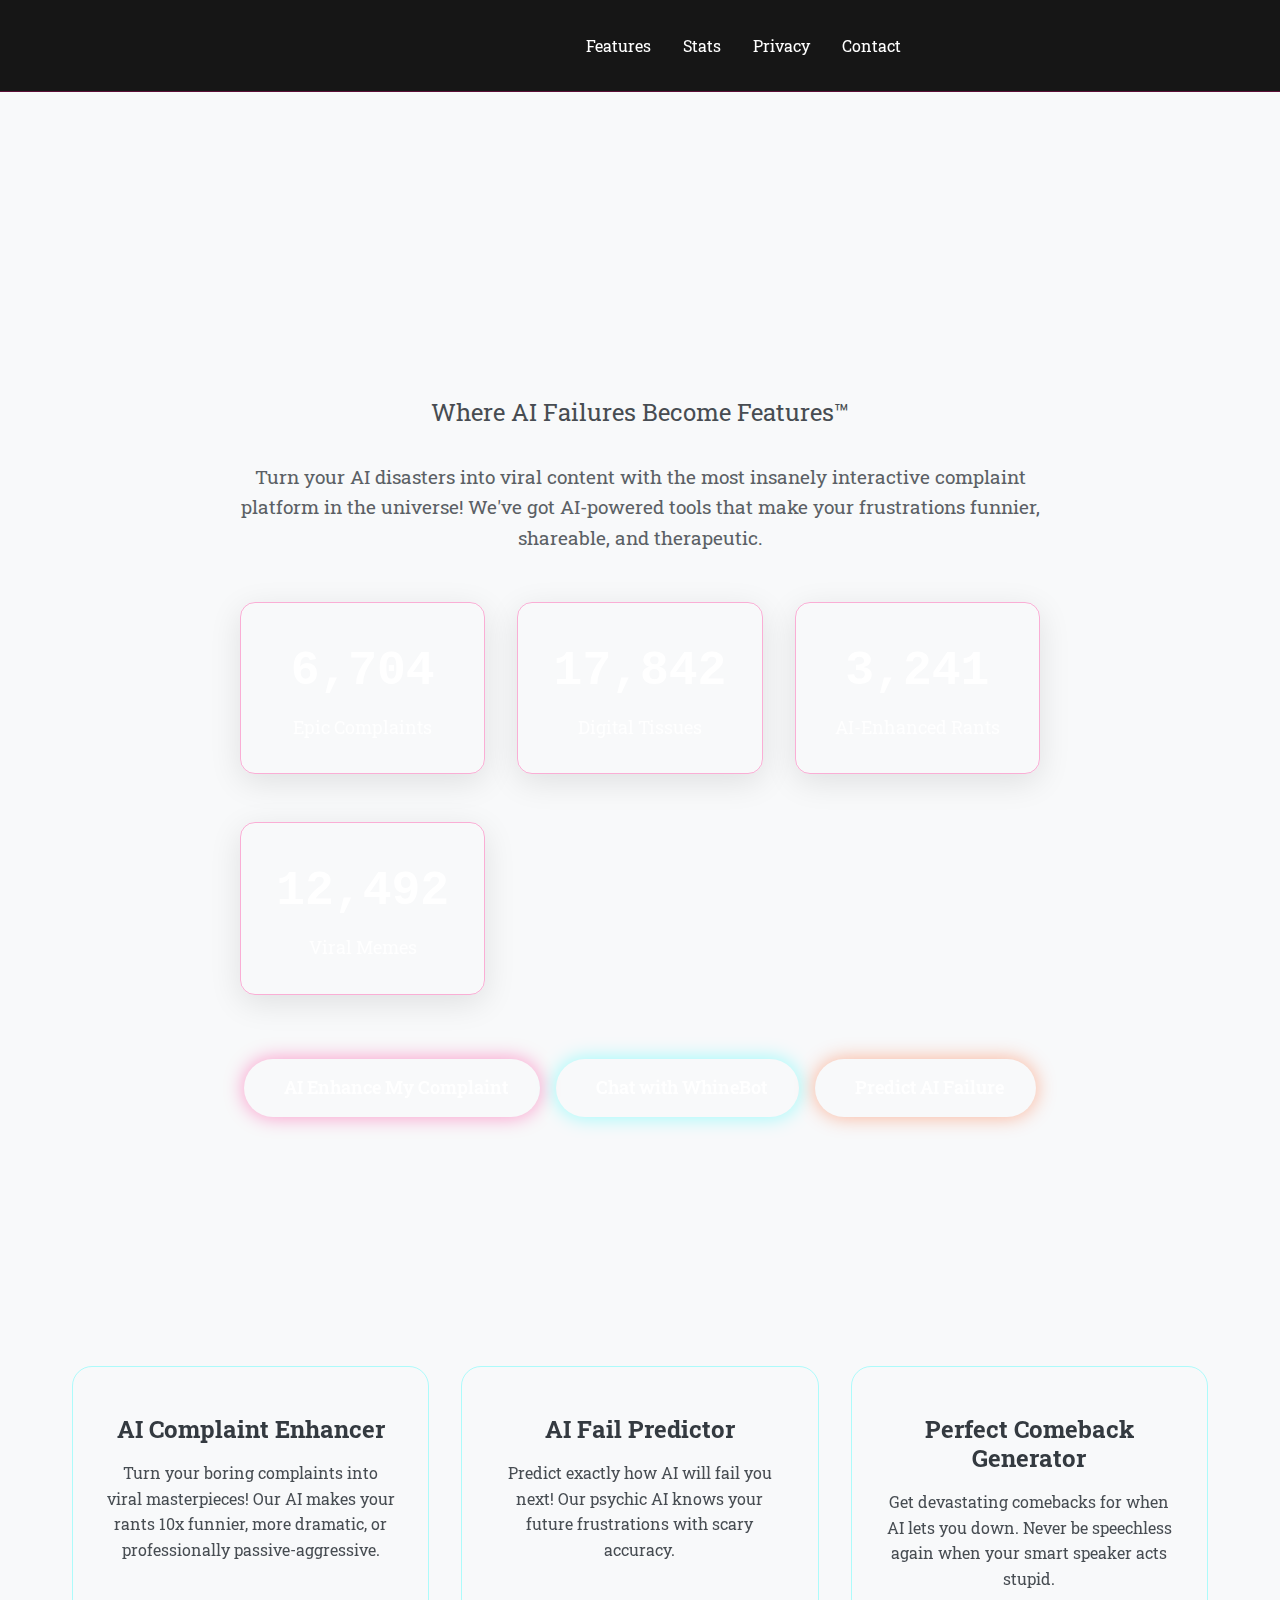
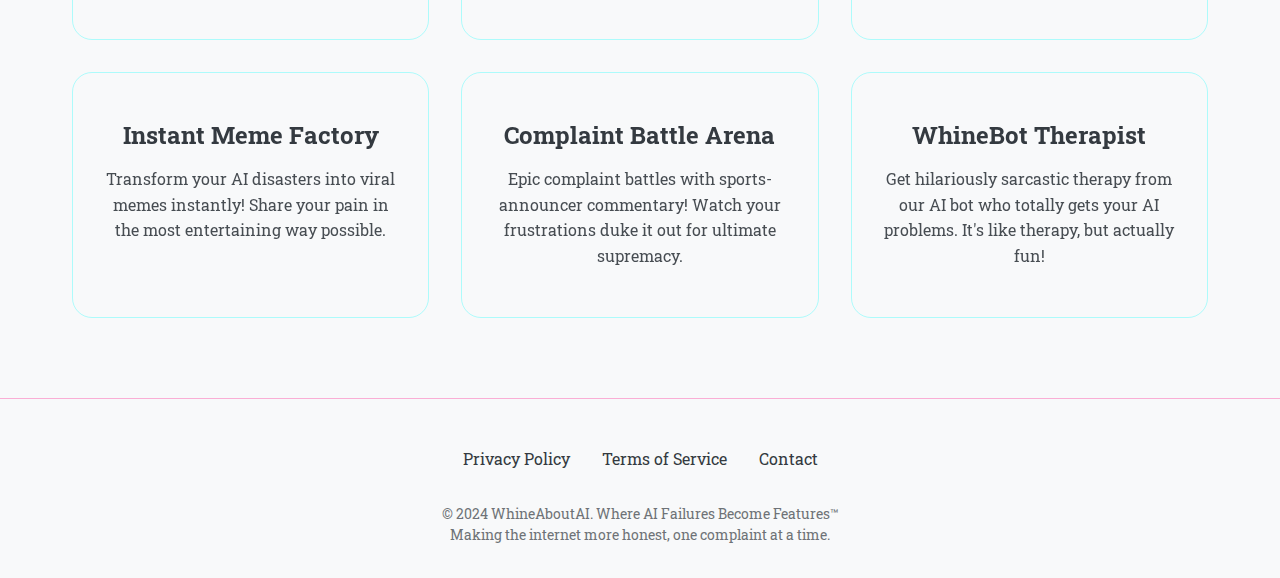
<file: index_cyberpunk_backup.html>
<!DOCTYPE html>
<html lang="en">
<head>
  <meta charset="UTF-8" />
  <meta name="viewport" content="width=device-width, initial-scale=1.0"/>
  <title>Whine About AI - Vent Your AI Frustrations | Share Your Bot Complaints</title>
  <meta name="description" content="Tired of AI mistakes? Share your chatbot fails, smart device disasters, and robot malfunctions. Join thousands venting about AI gone wrong. Let it out - the bots are listening!">
  <meta name="keywords" content="AI complaints, chatbot fails, smart device problems, artificial intelligence frustrations, robot malfunctions, tech support, AI gone wrong">
  <meta name="author" content="WhineAboutAI">
  <meta name="robots" content="index, follow">
  
  <!-- Open Graph / Facebook -->
  <meta property="og:type" content="website">
  <meta property="og:url" content="https://whineaboutai.com/">
  <meta property="og:title" content="Whine About AI - Vent Your AI Frustrations">
  <meta property="og:description" content="Tired of AI mistakes? Share your chatbot fails, smart device disasters, and robot malfunctions. Join thousands venting about AI gone wrong!">
  <meta property="og:image" content="https://whineaboutai.com/whine-about-ai-share.jpg">
  <meta property="og:image:width" content="1200">
  <meta property="og:image:height" content="630">
  <meta property="og:site_name" content="Whine About AI">
  
  <!-- Twitter -->
  <meta property="twitter:card" content="summary_large_image">
  <meta property="twitter:url" content="https://whineaboutai.com/">
  <meta property="twitter:title" content="Whine About AI - Vent Your AI Frustrations">
  <meta property="twitter:description" content="Tired of AI mistakes? Share your chatbot fails, smart device disasters, and robot malfunctions. Join thousands venting!">
  <meta property="twitter:image" content="https://whineaboutai.com/whine-about-ai-share.jpg">
  <meta property="twitter:creator" content="@WhineAboutAI">
  
  <!-- Additional SEO -->
  <meta name="theme-color" content="#002855">
  <link rel="canonical" href="https://whineaboutai.com/">
  
  <!-- Google tag (gtag.js) -->
  <script async src="https://www.googletagmanager.com/gtag/js?id=G-48GGY3RC9G"></script>
  <script>
    window.dataLayer = window.dataLayer || [];
    function gtag(){dataLayer.push(arguments);}
    gtag('js', new Date());
    gtag('config', 'G-48GGY3RC9G');
  </script>
  
  <!-- Google AdSense -->
  <script async src="https://pagead2.googlesyndication.com/pagead/js/adsbygoogle.js?client=ca-pub-5497961962190935" crossorigin="anonymous"></script>
  
  <!-- Favicon -->
  <link rel="icon" href="/favicon.ico" type="image/x-icon"/>
  <link rel="shortcut icon" href="/favicon.ico" type="image/x-icon"/>
  <link rel="apple-touch-icon" href="/favicon.ico"/>
  
  <!-- Bootstrap CSS -->
  <link href="https://cdnjs.cloudflare.com/ajax/libs/bootstrap/5.3.2/css/bootstrap.min.css" rel="stylesheet"/>
  
  <!-- Google Font -->
  <link href="https://fonts.googleapis.com/css2?family=Roboto+Slab:wght@400;700&display=swap" rel="stylesheet"/>
  
  <style>
    body { 
      font-family:'Roboto Slab', serif; 
      background:#f8f9fa; 
      color:#343a40; 
      position: relative; 
      overflow-x: hidden; 
    }
    .navbar { 
      background:#002855; 
    }
    .navbar-brand { 
      color:#fff!important; 
      font-weight:700; 
      cursor:default; 
    }
    .header-text { 
      color:#002855; 
      margin:2rem 0 1rem; 
    }
    .tagline { 
      font-style:italic; 
      color:#6c757d; 
    }
    .complaint-card { 
      border:1px solid #ced4da; 
      border-radius:.5rem; 
      padding:1.5rem; 
      background:#fff; 
      box-shadow:0 .5rem 1rem rgba(0,0,0,.05); 
    }
    .stats-row { 
      margin:2rem 0; 
    }
    .stat-card { 
      background: linear-gradient(135deg, #667eea 0%, #764ba2 100%); 
      color:white; 
      padding:1.5rem; 
      border-radius:1rem; 
      text-align:center; 
      box-shadow:0 8px 32px rgba(0,0,0,0.1); 
      margin-bottom:1rem; 
    }
    .stat-number { 
      font-size:2.5rem; 
      font-weight:bold; 
      margin:0; 
    }
    .stat-label { 
      font-size:.9rem; 
      opacity:.9; 
      margin:0; 
    }
    
    .complaint-item { 
      background: white; 
      border: 1px solid #e0e0e0; 
      border-radius: 12px; 
      padding: 1.5rem; 
      margin-bottom: 1rem; 
      transition: all 0.3s ease;
      box-shadow: 0 2px 8px rgba(0,0,0,0.1);
    }
    .complaint-item:hover { 
      transform: translateY(-2px); 
      box-shadow: 0 4px 16px rgba(0,0,0,0.15); 
    }
    .complaint-text { 
      font-size: 1.1rem; 
      line-height: 1.5; 
      color: #2c3e50; 
      margin-bottom: 1rem;
    }
    .complaint-actions { 
      display: flex; 
      justify-content: space-between; 
      align-items: center; 
      margin-top: 1rem;
      padding-top: 1rem;
      border-top: 1px solid #f0f0f0;
    }
    .reaction-buttons { 
      display: flex; 
      gap: 0.5rem; 
    }
    .reaction-btn { 
      background: #f8f9fa; 
      border: 1px solid #e9ecef; 
      border-radius: 20px; 
      padding: 0.4rem 0.8rem; 
      font-size: 0.9rem; 
      cursor: pointer; 
      transition: all 0.2s ease;
      display: flex;
      align-items: center;
      gap: 0.3rem;
    }
    .reaction-btn:hover { 
      background: #e9ecef; 
      transform: scale(1.05); 
    }
    .reaction-btn.active { 
      background: #007bff; 
      color: white; 
      border-color: #007bff; 
    }
    .complaint-meta { 
      color: #6c757d; 
      font-size: 0.85rem; 
    }
    .share-btn {
      background: #28a745;
      color: white;
      border: none;
      border-radius: 20px;
      padding: 0.4rem 0.8rem;
      font-size: 0.9rem;
      cursor: pointer;
      transition: all 0.2s ease;
    }
    .share-btn:hover {
      background: #218838;
      transform: scale(1.05);
    }
    
    /* Navigation */
    .navbar {
      position: fixed;
      top: 0;
      left: 0;
      right: 0;
      background: rgba(10, 10, 10, 0.95);
      backdrop-filter: blur(20px);
      z-index: 1000;
      border-bottom: 1px solid rgba(255, 0, 128, 0.3);
    }
    
    .nav-container {
      max-width: 1200px;
      margin: 0 auto;
      padding: 1rem 2rem;
      display: flex;
      justify-content: space-between;
      align-items: center;
    }
    
    .logo {
      font-family: 'Orbitron', monospace;
      font-size: 1.8rem;
      font-weight: 900;
      background: var(--gradient-primary);
      -webkit-background-clip: text;
      -webkit-text-fill-color: transparent;
      text-shadow: var(--neon-glow);
    }
    
    .nav-items {
      display: flex;
      gap: 2rem;
      align-items: center;
    }
    
    .nav-item {
      color: white;
      text-decoration: none;
      transition: all 0.3s ease;
      position: relative;
    }
    
    .nav-item:hover {
      color: var(--neon-cyan);
      text-shadow: 0 0 10px currentColor;
    }
    
    /* Hero Section */
    .hero {
      min-height: calc(100vh - 80px); /* Account for body padding */
      display: flex;
      align-items: center;
      justify-content: center;
      text-align: center;
      position: relative;
      padding: 2rem;
    }
    
    .hero-content {
      max-width: 800px;
      z-index: 10;
    }
    
    .hero-title {
      font-family: 'Orbitron', monospace;
      font-size: clamp(3rem, 8vw, 6rem);
      font-weight: 900;
      margin-bottom: 1rem;
      background: var(--gradient-primary);
      -webkit-background-clip: text;
      -webkit-text-fill-color: transparent;
      text-shadow: var(--neon-glow);
      animation: titleGlow 2s ease-in-out infinite alternate;
    }
    
    @keyframes titleGlow {
      0% { filter: drop-shadow(0 0 20px rgba(255, 0, 128, 0.5)); }
      100% { filter: drop-shadow(0 0 40px rgba(255, 0, 128, 0.8)); }
    }
    
    .hero-subtitle {
      font-size: 1.5rem;
      margin-bottom: 2rem;
      color: var(--neon-cyan);
      opacity: 0.9;
    }
    
    .hero-description {
      font-size: 1.2rem;
      line-height: 1.6;
      margin-bottom: 3rem;
      opacity: 0.8;
    }
    
    /* Stats Section */
    .stats-grid {
      display: grid;
      grid-template-columns: repeat(auto-fit, minmax(200px, 1fr));
      gap: 2rem;
      margin: 3rem 0;
    }
    
    .stat-card {
      background: var(--card-bg);
      padding: 2rem;
      border-radius: 15px;
      text-align: center;
      border: 1px solid rgba(255, 0, 128, 0.3);
      backdrop-filter: blur(10px);
      transition: all 0.3s ease;
    }
    
    .stat-card:hover {
      transform: translateY(-5px);
      box-shadow: 0 10px 30px rgba(255, 0, 128, 0.3);
    }
    
    .stat-number {
      font-family: 'Orbitron', monospace;
      font-size: 3rem;
      font-weight: 900;
      color: var(--neon-pink);
      display: block;
      margin-bottom: 0.5rem;
    }
    
    .stat-label {
      font-size: 1.1rem;
      color: var(--neon-cyan);
      opacity: 0.9;
    }
    
    /* Action Buttons */
    .action-buttons {
      display: flex;
      gap: 1rem;
      justify-content: center;
      flex-wrap: wrap;
      margin: 2rem 0;
    }
    
    .btn {
      padding: 1rem 2rem;
      border: none;
      border-radius: 50px;
      font-weight: 600;
      font-size: 1.1rem;
      cursor: pointer;
      transition: all 0.3s ease;
      text-decoration: none;
      display: inline-flex;
      align-items: center;
      gap: 0.5rem;
      position: relative;
      overflow: hidden;
    }
    
    .btn-primary {
      background: var(--gradient-primary);
      color: white;
      box-shadow: 0 0 20px rgba(255, 0, 128, 0.4);
    }
    
    .btn-secondary {
      background: var(--gradient-secondary);
      color: white;
      box-shadow: 0 0 20px rgba(0, 255, 255, 0.4);
    }
    
    .btn-danger {
      background: var(--gradient-danger);
      color: white;
      box-shadow: 0 0 20px rgba(255, 69, 0, 0.4);
    }
    
    .btn:hover {
      transform: translateY(-2px);
      box-shadow: 0 5px 25px rgba(255, 0, 128, 0.6);
    }
    
    /* Features Grid */
    .features-section {
      padding: 5rem 2rem;
      max-width: 1200px;
      margin: 0 auto;
    }
    
    .section-title {
      text-align: center;
      font-family: 'Orbitron', monospace;
      font-size: 3rem;
      font-weight: 900;
      margin-bottom: 3rem;
      background: var(--gradient-secondary);
      -webkit-background-clip: text;
      -webkit-text-fill-color: transparent;
    }
    
    .features-grid {
      display: grid;
      grid-template-columns: repeat(auto-fit, minmax(300px, 1fr));
      gap: 2rem;
    }
    
    .feature-card {
      background: var(--card-bg);
      padding: 2rem;
      border-radius: 20px;
      border: 1px solid rgba(0, 255, 255, 0.3);
      backdrop-filter: blur(15px);
      transition: all 0.3s ease;
      text-align: center;
    }
    
    .feature-card:hover {
      transform: translateY(-10px);
      box-shadow: 0 20px 40px rgba(0, 255, 255, 0.2);
    }
    
    .feature-icon {
      font-size: 3rem;
      margin-bottom: 1rem;
      color: var(--neon-cyan);
    }
    
    .feature-title {
      font-size: 1.5rem;
      font-weight: 700;
      margin-bottom: 1rem;
      color: var(--neon-pink);
    }
    
    .feature-description {
      line-height: 1.6;
      opacity: 0.9;
    }
    
    /* Modals */
    .modal {
      display: none;
      position: fixed;
      top: 0;
      left: 0;
      width: 100%;
      height: 100%;
      background: rgba(0, 0, 0, 0.8);
      z-index: 2000;
      backdrop-filter: blur(5px);
    }
    
    .modal-content {
      position: absolute;
      top: 50%;
      left: 50%;
      transform: translate(-50%, -50%);
      background: var(--card-bg);
      padding: 2rem;
      border-radius: 20px;
      border: 1px solid rgba(255, 0, 128, 0.5);
      backdrop-filter: blur(20px);
      max-width: 500px;
      width: 90%;
      max-height: 80vh;
      overflow-y: auto;
    }
    
    .modal-header {
      display: flex;
      justify-content: space-between;
      align-items: center;
      margin-bottom: 1rem;
    }
    
    .modal-title {
      font-family: 'Orbitron', monospace;
      font-size: 1.5rem;
      font-weight: 700;
      color: var(--neon-pink);
    }
    
    .close-btn {
      background: none;
      border: none;
      color: white;
      font-size: 1.5rem;
      cursor: pointer;
      transition: all 0.3s ease;
    }
    
    .close-btn:hover {
      color: var(--neon-pink);
      transform: scale(1.2);
    }
    
    .form-group {
      margin-bottom: 1.5rem;
    }
    
    .form-label {
      display: block;
      margin-bottom: 0.5rem;
      color: var(--neon-cyan);
      font-weight: 600;
    }
    
    .form-input, .form-textarea, .form-select {
      width: 100%;
      padding: 0.75rem;
      border: 1px solid rgba(255, 0, 128, 0.3);
      border-radius: 10px;
      background: rgba(255, 255, 255, 0.1);
      color: white;
      font-size: 1rem;
      transition: all 0.3s ease;
    }
    
    .form-input:focus, .form-textarea:focus, .form-select:focus {
      outline: none;
      border-color: var(--neon-pink);
      box-shadow: 0 0 15px rgba(255, 0, 128, 0.3);
    }
    
    .form-textarea {
      resize: vertical;
      min-height: 100px;
    }
    
    /* Chat Interface */
    .chat-container {
      max-height: 400px;
      overflow-y: auto;
      border: 1px solid rgba(255, 0, 128, 0.3);
      border-radius: 10px;
      padding: 1rem;
      margin-bottom: 1rem;
      background: rgba(0, 0, 0, 0.3);
    }
    
    .chat-message {
      margin-bottom: 1rem;
      padding: 0.75rem;
      border-radius: 10px;
      max-width: 80%;
    }
    
    .chat-message.user {
      background: var(--gradient-primary);
      margin-left: auto;
    }
    
    .chat-message.bot {
      background: var(--gradient-secondary);
    }
    
    .chat-input-container {
      display: flex;
      gap: 0.5rem;
    }
    
    .chat-input {
      flex: 1;
    }
    
    .send-btn {
      padding: 0.75rem 1.5rem;
      background: var(--gradient-primary);
      border: none;
      border-radius: 10px;
      color: white;
      font-weight: 600;
      cursor: pointer;
      transition: all 0.3s ease;
    }
    
    .send-btn:hover {
      background: var(--gradient-secondary);
      transform: translateY(-2px);
    }
    
    /* Loading Animation */
    .loading {
      display: inline-block;
      width: 20px;
      height: 20px;
      border: 3px solid rgba(255, 0, 128, 0.3);
      border-radius: 50%;
      border-top-color: var(--neon-pink);
      animation: spin 1s ease-in-out infinite;
    }
    
    @keyframes spin {
      to { transform: rotate(360deg); }
    }
    
    /* Footer */
    .footer {
      background: var(--darker-bg);
      padding: 3rem 2rem 1rem;
      text-align: center;
      border-top: 1px solid rgba(255, 0, 128, 0.3);
    }
    
    .footer-content {
      max-width: 1200px;
      margin: 0 auto;
    }
    
    .footer-links {
      display: flex;
      justify-content: center;
      gap: 2rem;
      margin-bottom: 2rem;
      flex-wrap: wrap;
    }
    
    .footer-link {
      color: var(--neon-cyan);
      text-decoration: none;
      transition: all 0.3s ease;
    }
    
    .footer-link:hover {
      color: var(--neon-pink);
      text-shadow: 0 0 10px currentColor;
    }
    
    .footer-text {
      opacity: 0.7;
      font-size: 0.9rem;
    }
    
    /* Responsive Design */
    @media (max-width: 768px) {
      .nav-items {
        display: none;
      }
      
      .hero-title {
        font-size: 2.5rem;
      }
      
      .hero-subtitle {
        font-size: 1.2rem;
      }
      
      .hero-description {
        font-size: 1rem;
      }
      
      .action-buttons {
        flex-direction: column;
        align-items: center;
      }
      
      .btn {
        width: 100%;
        max-width: 300px;
      }
      
      .stats-grid {
        grid-template-columns: 1fr;
      }
      
      .features-grid {
        grid-template-columns: 1fr;
      }
      
      .modal-content {
        width: 95%;
        padding: 1.5rem;
      }
    }
    
    /* Utility Classes */
    .text-center { text-align: center; }
    .text-glow { text-shadow: 0 0 20px currentColor; }
    .mb-1 { margin-bottom: 1rem; }
    .mb-2 { margin-bottom: 2rem; }
    .mt-1 { margin-top: 1rem; }
    .mt-2 { margin-top: 2rem; }
    .hidden { display: none; }
    .flex { display: flex; }
    .flex-center { display: flex; justify-content: center; align-items: center; }
    .gap-1 { gap: 1rem; }
    .gap-2 { gap: 2rem; }
  </style>
</head>
<body>
  <!-- Floating Particles -->
  <div class="particles" id="particles"></div>
  
  <!-- Navigation -->
  <nav class="navbar">
    <div class="nav-container">
      <div class="logo">WhineAboutAI</div>
      <div class="nav-items">
        <a href="#features" class="nav-item">Features</a>
        <a href="#stats" class="nav-item">Stats</a>
        <a href="privacy-policy.html" class="nav-item">Privacy</a>
        <a href="contact.html" class="nav-item">Contact</a>
      </div>
    </div>
  </nav>
  
  <!-- Hero Section -->
  <section class="hero">
    <div class="hero-content">
      <h1 class="hero-title">AI FRUSTRATION UNIVERSE</h1>
      <p class="hero-subtitle">Where AI Failures Become Features™</p>
      <p class="hero-description">
        Turn your AI disasters into viral content with the most insanely interactive complaint platform in the universe! 
        We've got AI-powered tools that make your frustrations funnier, shareable, and therapeutic.
      </p>
      
      <!-- Stats Grid -->
      <div class="stats-grid" id="stats">
        <div class="stat-card">
          <span class="stat-number" id="complaints-count">47,892</span>
          <span class="stat-label">Epic Complaints</span>
        </div>
        <div class="stat-card">
          <span class="stat-number" id="tissues-count">127,445</span>
          <span class="stat-label">Digital Tissues</span>
        </div>
        <div class="stat-card">
          <span class="stat-number" id="enhanced-count">23,156</span>
          <span class="stat-label">AI-Enhanced Rants</span>
        </div>
        <div class="stat-card">
          <span class="stat-number" id="memes-count">89,234</span>
          <span class="stat-label">Viral Memes</span>
        </div>
      </div>
      
      <!-- Action Buttons -->
      <div class="action-buttons">
        <button class="btn btn-primary" onclick="openModal('complaint-modal')">
          <i class="fas fa-robot"></i> AI Enhance My Complaint
        </button>
        <button class="btn btn-secondary" onclick="openModal('chat-modal')">
          <i class="fas fa-comments"></i> Chat with WhineBot
        </button>
        <button class="btn btn-danger" onclick="openModal('predict-modal')">
          <i class="fas fa-crystal-ball"></i> Predict AI Failure
        </button>
      </div>
    </div>
  </section>
  
  <!-- Features Section -->
  <section class="features-section" id="features">
    <h2 class="section-title">INSANE AI-POWERED FEATURES</h2>
    <div class="features-grid">
      <div class="feature-card" onclick="openModal('complaint-modal')">
        <div class="feature-icon">
          <i class="fas fa-magic"></i>
        </div>
        <h3 class="feature-title">AI Complaint Enhancer</h3>
        <p class="feature-description">
          Turn your boring complaints into viral masterpieces! Our AI makes your rants 10x funnier, 
          more dramatic, or professionally passive-aggressive.
        </p>
      </div>
      
      <div class="feature-card" onclick="openModal('predict-modal')">
        <div class="feature-icon">
          <i class="fas fa-crystal-ball"></i>
        </div>
        <h3 class="feature-title">AI Fail Predictor</h3>
        <p class="feature-description">
          Predict exactly how AI will fail you next! Our psychic AI knows your future frustrations 
          with scary accuracy.
        </p>
      </div>
      
      <div class="feature-card" onclick="openModal('comeback-modal')">
        <div class="feature-icon">
          <i class="fas fa-fire"></i>
        </div>
        <h3 class="feature-title">Perfect Comeback Generator</h3>
        <p class="feature-description">
          Get devastating comebacks for when AI lets you down. Never be speechless again 
          when your smart speaker acts stupid.
        </p>
      </div>
      
      <div class="feature-card" onclick="openModal('meme-modal')">
        <div class="feature-icon">
          <i class="fas fa-image"></i>
        </div>
        <h3 class="feature-title">Instant Meme Factory</h3>
        <p class="feature-description">
          Transform your AI disasters into viral memes instantly! Share your pain in the most 
          entertaining way possible.
        </p>
      </div>
      
      <div class="feature-card" onclick="openModal('battle-modal')">
        <div class="feature-icon">
          <i class="fas fa-sword"></i>
        </div>
        <h3 class="feature-title">Complaint Battle Arena</h3>
        <p class="feature-description">
          Epic complaint battles with sports-announcer commentary! Watch your frustrations 
          duke it out for ultimate supremacy.
        </p>
      </div>
      
      <div class="feature-card" onclick="openModal('chat-modal')">
        <div class="feature-icon">
          <i class="fas fa-robot"></i>
        </div>
        <h3 class="feature-title">WhineBot Therapist</h3>
        <p class="feature-description">
          Get hilariously sarcastic therapy from our AI bot who totally gets your AI problems. 
          It's like therapy, but actually fun!
        </p>
      </div>
    </div>
  </section>
  
  <!-- Complaint Enhancement Modal -->
  <div id="complaint-modal" class="modal">
    <div class="modal-content">
      <div class="modal-header">
        <h3 class="modal-title">AI Complaint Enhancer</h3>
        <button class="close-btn" onclick="closeModal('complaint-modal')">&times;</button>
      </div>
      <div class="form-group">
        <label class="form-label">Your Complaint</label>
        <textarea id="complaint-text" class="form-textarea" placeholder="Tell us what AI did to ruin your day..."></textarea>
      </div>
      <div class="form-group">
        <label class="form-label">Enhancement Style</label>
        <select id="enhancement-style" class="form-select">
          <option value="sarcastic">Sarcastic & Witty</option>
          <option value="dramatic">Dramatic & Theatrical</option>
          <option value="absurd">Absurd & Ridiculous</option>
          <option value="professional">Professional Passive-Aggressive</option>
        </select>
      </div>
      <button class="btn btn-primary" onclick="enhanceComplaint()">
        <i class="fas fa-magic"></i> Enhance My Complaint
      </button>
      <div id="enhanced-result" class="mt-2 hidden">
        <h4 class="form-label">Enhanced Complaint:</h4>
        <div id="enhanced-text" class="form-textarea" style="background: rgba(0,255,255,0.1); border-color: var(--neon-cyan);"></div>
        <button class="btn btn-secondary mt-1" onclick="copyToClipboard('enhanced-text')">
          <i class="fas fa-copy"></i> Copy to Clipboard
        </button>
      </div>
    </div>
  </div>
  
  <!-- Chat Modal -->
  <div id="chat-modal" class="modal">
    <div class="modal-content">
      <div class="modal-header">
        <h3 class="modal-title">WhineBot Therapist</h3>
        <button class="close-btn" onclick="closeModal('chat-modal')">&times;</button>
      </div>
      <div class="chat-container" id="chat-container">
        <div class="chat-message bot">
          <strong>WhineBot:</strong> Welcome to digital therapy! What AI disaster brought you here today? 🤖
        </div>
      </div>
      <div class="chat-input-container">
        <input type="text" id="chat-input" class="chat-input" placeholder="Type your AI frustration here..." onkeypress="handleChatKeyPress(event)">
        <button class="send-btn" onclick="sendChatMessage()">Send</button>
      </div>
    </div>
  </div>
  
  <!-- Predict Modal -->
  <div id="predict-modal" class="modal">
    <div class="modal-content">
      <div class="modal-header">
        <h3 class="modal-title">AI Fail Predictor</h3>
        <button class="close-btn" onclick="closeModal('predict-modal')">&times;</button>
      </div>
      <div class="form-group">
        <label class="form-label">Describe Your Situation</label>
        <textarea id="predict-scenario" class="form-textarea" placeholder="What are you about to do with AI?"></textarea>
      </div>
      <button class="btn btn-danger" onclick="predictFailure()">
        <i class="fas fa-crystal-ball"></i> Predict My Doom
      </button>
      <div id="prediction-result" class="mt-2 hidden">
        <h4 class="form-label">Prediction:</h4>
        <div id="prediction-text" class="form-textarea" style="background: rgba(255,69,0,0.1); border-color: var(--neon-orange);"></div>
      </div>
    </div>
  </div>
  
  <!-- Comeback Modal -->
  <div id="comeback-modal" class="modal">
    <div class="modal-content">
      <div class="modal-header">
        <h3 class="modal-title">Perfect Comeback Generator</h3>
        <button class="close-btn" onclick="closeModal('comeback-modal')">&times;</button>
      </div>
      <div class="form-group">
        <label class="form-label">What AI Failed You?</label>
        <textarea id="comeback-scenario" class="form-textarea" placeholder="Describe how AI let you down..."></textarea>
      </div>
      <button class="btn btn-danger" onclick="generateComeback()">
        <i class="fas fa-fire"></i> Generate Comeback
      </button>
      <div id="comeback-result" class="mt-2 hidden">
        <h4 class="form-label">Your Perfect Comeback:</h4>
        <div id="comeback-text" class="form-textarea" style="background: rgba(255,69,0,0.1); border-color: var(--neon-orange);"></div>
      </div>
    </div>
  </div>
  
  <!-- Meme Modal -->
  <div id="meme-modal" class="modal">
    <div class="modal-content">
      <div class="modal-header">
        <h3 class="modal-title">Instant Meme Factory</h3>
        <button class="close-btn" onclick="closeModal('meme-modal')">&times;</button>
      </div>
      <div class="form-group">
        <label class="form-label">Your AI Disaster</label>
        <textarea id="meme-text" class="form-textarea" placeholder="What happened that deserves to be memed?"></textarea>
      </div>
      <button class="btn btn-primary" onclick="createMeme()">
        <i class="fas fa-image"></i> Create Meme
      </button>
      <div id="meme-result" class="mt-2 hidden">
        <h4 class="form-label">Your Meme:</h4>
        <div id="meme-content" class="form-textarea" style="background: rgba(0,255,255,0.1); border-color: var(--neon-cyan);"></div>
      </div>
    </div>
  </div>
  
  <!-- Battle Modal -->
  <div id="battle-modal" class="modal">
    <div class="modal-content">
      <div class="modal-header">
        <h3 class="modal-title">Complaint Battle Arena</h3>
        <button class="close-btn" onclick="closeModal('battle-modal')">&times;</button>
      </div>
      <div class="form-group">
        <label class="form-label">Complaint 1</label>
        <textarea id="battle-complaint1" class="form-textarea" placeholder="First complaint fighter..."></textarea>
      </div>
      <div class="form-group">
        <label class="form-label">Complaint 2</label>
        <textarea id="battle-complaint2" class="form-textarea" placeholder="Second complaint fighter..."></textarea>
      </div>
      <button class="btn btn-danger" onclick="startBattle()">
        <i class="fas fa-sword"></i> Start Battle!
      </button>
      <div id="battle-result" class="mt-2 hidden">
        <h4 class="form-label">Battle Commentary:</h4>
        <div id="battle-commentary" class="form-textarea" style="background: rgba(255,69,0,0.1); border-color: var(--neon-orange);"></div>
      </div>
    </div>
  </div>
  
  <!-- Footer -->
  <footer class="footer">
    <div class="footer-content">
      <div class="footer-links">
        <a href="privacy-policy.html" class="footer-link">Privacy Policy</a>
        <a href="terms-of-service.html" class="footer-link">Terms of Service</a>
        <a href="contact.html" class="footer-link">Contact</a>
      </div>
      <p class="footer-text">
        © 2024 WhineAboutAI. Where AI Failures Become Features™<br>
        Making the internet more honest, one complaint at a time.
      </p>
    </div>
  </footer>
  
  <script>
    // API Configuration
    const API_BASE_URL = location.hostname === 'localhost' ? 'http://localhost:5000' : '/api';
    
    // Initialize particles
    function createParticles() {
      const particlesContainer = document.getElementById('particles');
      const particleCount = 50;
      
      for (let i = 0; i < particleCount; i++) {
        const particle = document.createElement('div');
        particle.className = 'particle';
        particle.style.left = Math.random() * 100 + '%';
        particle.style.animationDelay = Math.random() * 6 + 's';
        particle.style.animationDuration = (Math.random() * 3 + 3) + 's';
        
        // Random colors
        const colors = ['var(--neon-pink)', 'var(--neon-cyan)', 'var(--neon-purple)', 'var(--neon-green)'];
        particle.style.background = colors[Math.floor(Math.random() * colors.length)];
        
        particlesContainer.appendChild(particle);
      }
    }
    
    // Initialize counters with animation
    function animateCounters() {
      const counters = [
        { id: 'complaints-count', target: 47892, suffix: '' },
        { id: 'tissues-count', target: 127445, suffix: '' },
        { id: 'enhanced-count', target: 23156, suffix: '' },
        { id: 'memes-count', target: 89234, suffix: '' }
      ];
      
      counters.forEach(counter => {
        const element = document.getElementById(counter.id);
        let current = 0;
        const increment = counter.target / 100;
        
        const timer = setInterval(() => {
          current += increment;
          if (current >= counter.target) {
            current = counter.target;
            clearInterval(timer);
          }
          element.textContent = Math.floor(current).toLocaleString() + counter.suffix;
        }, 50);
      });
    }
    
    // Modal functions
    function openModal(modalId) {
      document.getElementById(modalId).style.display = 'block';
      document.body.style.overflow = 'hidden';
    }
    
    function closeModal(modalId) {
      document.getElementById(modalId).style.display = 'none';
      document.body.style.overflow = 'auto';
    }
    
    // Close modal when clicking outside
    window.onclick = function(event) {
      if (event.target.classList.contains('modal')) {
        event.target.style.display = 'none';
        document.body.style.overflow = 'auto';
      }
    }
    
    // API call helper
    async function callAPI(endpoint, data) {
      try {
        const response = await fetch(`${API_BASE_URL}/${endpoint}`, {
          method: 'POST',
          headers: {
            'Content-Type': 'application/json',
          },
          body: JSON.stringify(data)
        });
        
        if (!response.ok) {
          throw new Error(`HTTP error! status: ${response.status}`);
        }
        
        return await response.json();
      } catch (error) {
        console.error('API call failed:', error);
        return { 
          error: true, 
          message: 'API temporarily unavailable. Using fallback response.',
          fallback: true 
        };
      }
    }
    
    // Enhance complaint
    async function enhanceComplaint() {
      const text = document.getElementById('complaint-text').value.trim();
      const style = document.getElementById('enhancement-style').value;
      
      if (!text) {
        alert('Please enter a complaint to enhance!');
        return;
      }
      
      const button = event.target;
      const originalText = button.innerHTML;
      button.innerHTML = '<div class="loading"></div> Enhancing...';
      button.disabled = true;
      
      const result = await callAPI('enhance-complaint', { text, style });
      
      if (result.error && !result.fallback) {
        alert('Enhancement failed. Please try again.');
      } else {
        const enhanced = result.enhanced || getFallbackEnhancement(text, style);
        document.getElementById('enhanced-text').textContent = enhanced;
        document.getElementById('enhanced-result').classList.remove('hidden');
      }
      
      button.innerHTML = originalText;
      button.disabled = false;
    }
    
    // Chat functionality
    async function sendChatMessage() {
      const input = document.getElementById('chat-input');
      const message = input.value.trim();
      
      if (!message) return;
      
      const chatContainer = document.getElementById('chat-container');
      
      // Add user message
      const userMessage = document.createElement('div');
      userMessage.className = 'chat-message user';
      userMessage.innerHTML = `<strong>You:</strong> ${message}`;
      chatContainer.appendChild(userMessage);
      
      // Clear input
      input.value = '';
      
      // Add loading indicator
      const loadingMessage = document.createElement('div');
      loadingMessage.className = 'chat-message bot';
      loadingMessage.innerHTML = '<strong>WhineBot:</strong> <div class="loading"></div>';
      chatContainer.appendChild(loadingMessage);
      
      // Scroll to bottom
      chatContainer.scrollTop = chatContainer.scrollHeight;
      
      // Get bot response
      const result = await callAPI('chat', { message });
      
      // Remove loading and add response
      chatContainer.removeChild(loadingMessage);
      
      const botMessage = document.createElement('div');
      botMessage.className = 'chat-message bot';
      const response = result.response || getFallbackChatResponse(message);
      botMessage.innerHTML = `<strong>WhineBot:</strong> ${response}`;
      chatContainer.appendChild(botMessage);
      
      // Scroll to bottom
      chatContainer.scrollTop = chatContainer.scrollHeight;
    }
    
    function handleChatKeyPress(event) {
      if (event.key === 'Enter') {
        sendChatMessage();
      }
    }
    
    // Predict failure
    async function predictFailure() {
      const scenario = document.getElementById('predict-scenario').value.trim();
      
      if (!scenario) {
        alert('Please describe your situation!');
        return;
      }
      
      const button = event.target;
      const originalText = button.innerHTML;
      button.innerHTML = '<div class="loading"></div> Predicting...';
      button.disabled = true;
      
      const result = await callAPI('predict-fail', { scenario });
      
      if (result.error && !result.fallback) {
        alert('Prediction failed. Please try again.');
      } else {
        const prediction = result.prediction || getFallbackPrediction(scenario);
        document.getElementById('prediction-text').textContent = prediction;
        document.getElementById('prediction-result').classList.remove('hidden');
      }
      
      button.innerHTML = originalText;
      button.disabled = false;
    }
    
    // Generate comeback
    async function generateComeback() {
      const scenario = document.getElementById('comeback-scenario').value.trim();
      
      if (!scenario) {
        alert('Please describe how AI failed you!');
        return;
      }
      
      const button = event.target;
      const originalText = button.innerHTML;
      button.innerHTML = '<div class="loading"></div> Generating...';
      button.disabled = true;
      
      const result = await callAPI('generate-comeback', { complaint: scenario });
      
      if (result.error && !result.fallback) {
        alert('Comeback generation failed. Please try again.');
      } else {
        const comeback = result.comeback || getFallbackComeback(scenario);
        document.getElementById('comeback-text').textContent = comeback;
        document.getElementById('comeback-result').classList.remove('hidden');
      }
      
      button.innerHTML = originalText;
      button.disabled = false;
    }
    
    // Create meme
    async function createMeme() {
      const text = document.getElementById('meme-text').value.trim();
      
      if (!text) {
        alert('Please describe your AI disaster!');
        return;
      }
      
      const button = event.target;
      const originalText = button.innerHTML;
      button.innerHTML = '<div class="loading"></div> Creating...';
      button.disabled = true;
      
      const result = await callAPI('create-meme', { complaint: text });
      
      if (result.error && !result.fallback) {
        alert('Meme creation failed. Please try again.');
      } else {
        let meme;
        if (result.top_text && result.bottom_text) {
          meme = `<div style="background: #000; color: white; padding: 20px; text-align: center; font-family: Impact, Arial; border-radius: 10px;">
            <div style="font-size: 1.2em; margin-bottom: 10px;">${result.top_text}</div>
            <div style="font-size: 1.2em; margin-bottom: 20px;">${result.bottom_text}</div>
            <div style="font-size: 1.5em; color: #ff0080;">🤖💥</div>
          </div>`;
        } else {
          meme = getFallbackMeme(text);
        }
        document.getElementById('meme-content').innerHTML = meme;
        document.getElementById('meme-result').classList.remove('hidden');
      }
      
      button.innerHTML = originalText;
      button.disabled = false;
    }
    
    // Start battle
    async function startBattle() {
      const complaint1 = document.getElementById('battle-complaint1').value.trim();
      const complaint2 = document.getElementById('battle-complaint2').value.trim();
      
      if (!complaint1 || !complaint2) {
        alert('Please enter both complaints!');
        return;
      }
      
      const button = event.target;
      const originalText = button.innerHTML;
      button.innerHTML = '<div class="loading"></div> Battling...';
      button.disabled = true;
      
      const result = await callAPI('battle-commentary', { complaint1, complaint2 });
      
      if (result.error && !result.fallback) {
        alert('Battle failed. Please try again.');
      } else {
        const commentary = result.commentary || getFallbackBattle(complaint1, complaint2);
        document.getElementById('battle-commentary').textContent = commentary;
        document.getElementById('battle-result').classList.remove('hidden');
      }
      
      button.innerHTML = originalText;
      button.disabled = false;
    }
    
    // Copy to clipboard
    function copyToClipboard(elementId) {
      const element = document.getElementById(elementId);
      const text = element.textContent;
      
      navigator.clipboard.writeText(text).then(() => {
        const button = event.target;
        const originalText = button.innerHTML;
        button.innerHTML = '<i class="fas fa-check"></i> Copied!';
        button.style.background = 'var(--gradient-secondary)';
        
        setTimeout(() => {
          button.innerHTML = originalText;
          button.style.background = '';
        }, 2000);
      }).catch(err => {
        console.error('Failed to copy text: ', err);
      });
    }
    
    // Fallback functions for when API is unavailable
    function getFallbackEnhancement(text, style) {
      const styles = {
        sarcastic: `Oh wow, ${text}. How absolutely shocking and unprecedented. I'm sure nobody saw THIS coming! 🙄`,
        dramatic: `BEHOLD! The tragic tale of ${text}! A story so heartbreaking, it would make Shakespeare weep! 🎭`,
        absurd: `In a world where ${text}, one person stood against the tyranny of malfunctioning technology... but the technology won. 🦖`,
        professional: `I would like to formally document my concerns regarding ${text}. This represents a significant deviation from expected performance parameters. 📋`
      };
      return styles[style] || styles.sarcastic;
    }
    
    function getFallbackChatResponse(message) {
      const responses = [
        "Ah yes, another classic AI disaster. Let me guess - it worked perfectly yesterday? 🤖",
        "I'd help, but I'm powered by the same technology you're complaining about. Ironic, isn't it? 😅",
        "Have you tried turning your expectations off and on again? Works every time! 🔄",
        "Breaking news: AI continues to be imperfect. More shocking revelations at 11! 📰",
        "I'm sensing some trust issues here. Have you considered therapy? Or a typewriter? ⌨️"
      ];
      return responses[Math.floor(Math.random() * responses.length)];
    }
    
    function getFallbackPrediction(scenario) {
      return `🔮 The AI Oracle predicts: Your scenario will result in 73% frustration, 15% confusion, and 12% existential dread. There's a 94% chance you'll end up googling "how to do this manually" within the next hour. Confidence level: Absolutely certain! 🎯`;
    }
    
    function getFallbackComeback(scenario) {
      return `"Oh, AI can't handle this? What a surprise! Next you'll tell me my smart toaster can't write poetry. I guess I'll just have to use my *actual* intelligence - you know, the kind that actually works!" 🔥`;
    }
    
    function getFallbackMeme(text) {
      return `
        <div style="background: #000; color: white; padding: 20px; text-align: center; font-family: Impact, Arial; border-radius: 10px;">
          <div style="font-size: 1.2em; margin-bottom: 10px;">AI: "I'm here to help!"</div>
          <div style="font-size: 1.2em; margin-bottom: 20px;">Also AI: *${text}*</div>
          <div style="font-size: 1.5em; color: #ff0080;">🤖💥</div>
        </div>
      `;
    }
    
    function getFallbackBattle(complaint1, complaint2) {
      return `🎙️ AND WE'RE LIVE! In the red corner, we have "${complaint1}" - a classic display of AI incompetence! In the blue corner, "${complaint2}" - another devastating blow to digital trust! The crowd is going WILD! This is the match of the century folks! Both complaints are throwing devastating punches of frustration! It's... it's... TOO CLOSE TO CALL! 🥊`;
    }
    
    // Initialize everything when page loads
    document.addEventListener('DOMContentLoaded', function() {
      createParticles();
      animateCounters();
      
      // Smooth scrolling for navigation
      document.querySelectorAll('a[href^="#"]').forEach(anchor => {
        anchor.addEventListener('click', function (e) {
          e.preventDefault();
          document.querySelector(this.getAttribute('href')).scrollIntoView({
            behavior: 'smooth'
          });
        });
      });
    });
  </script>
</body>
</html>
</file>
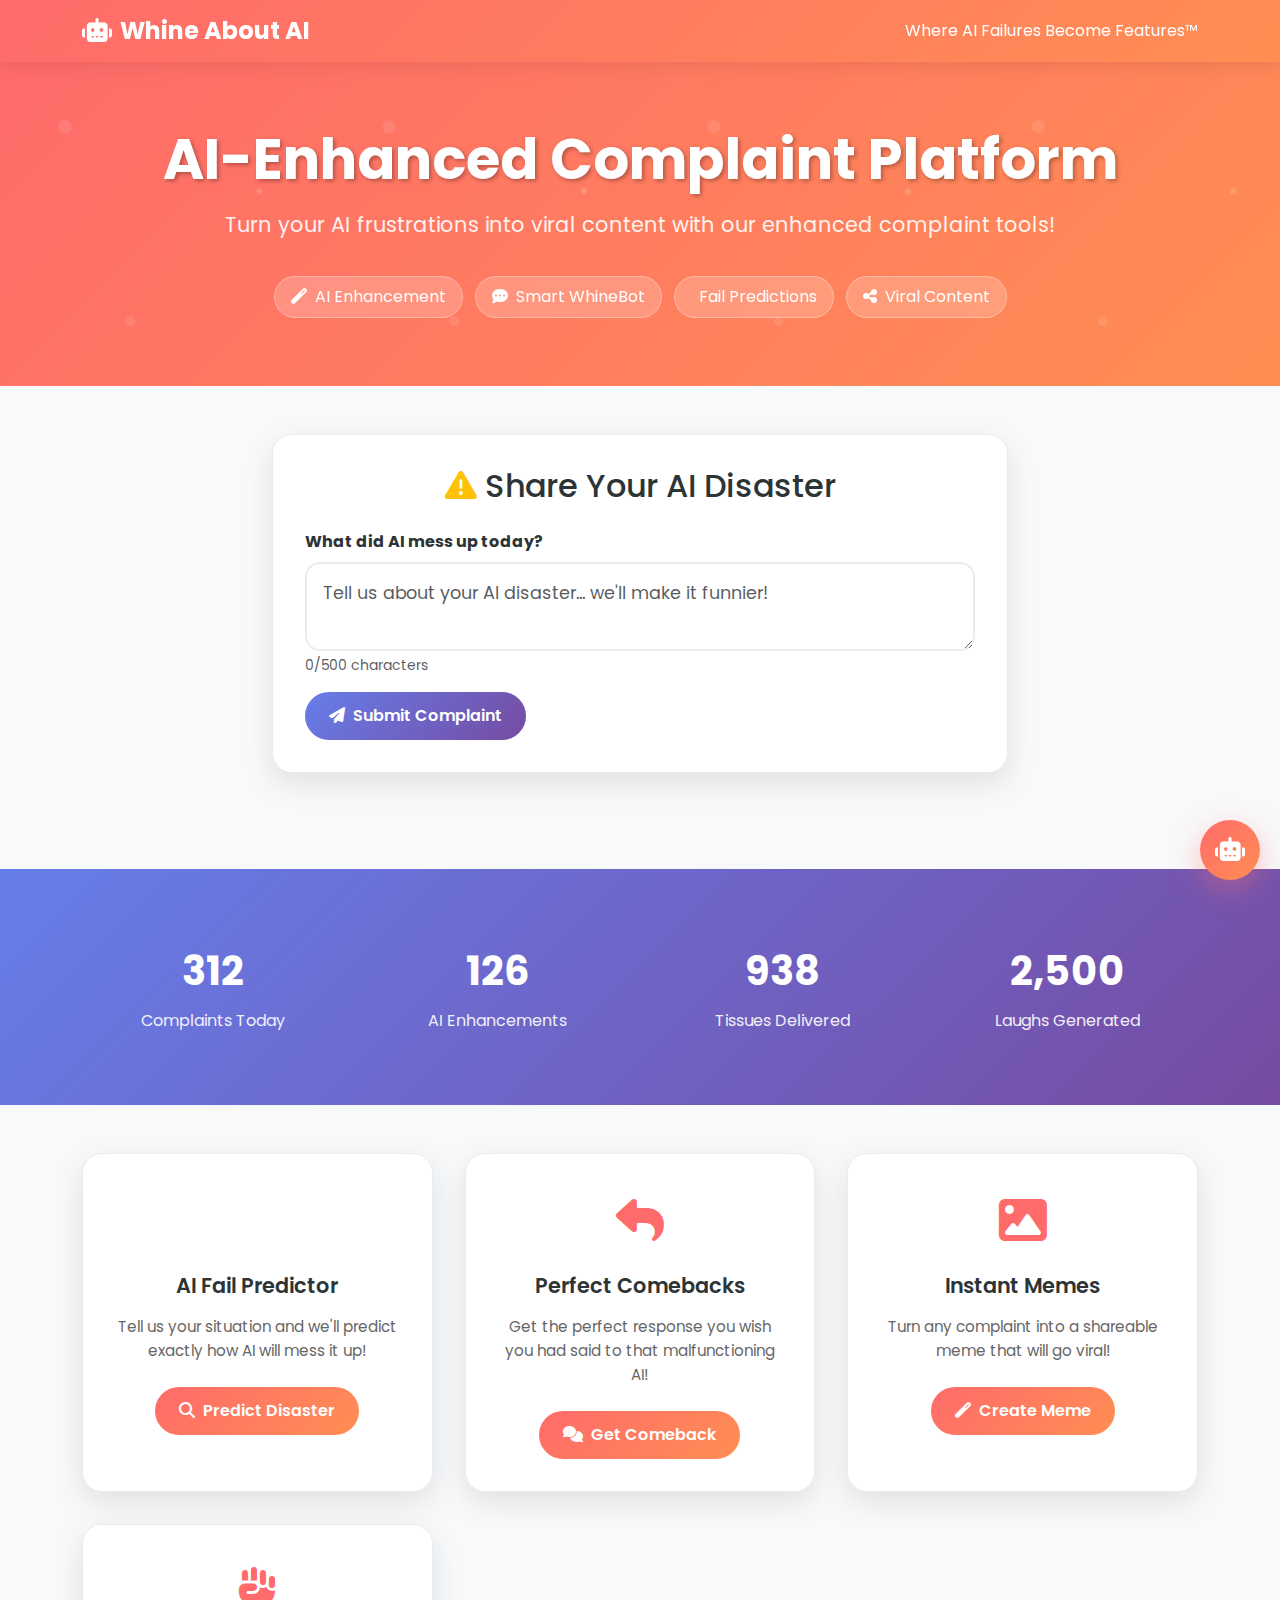
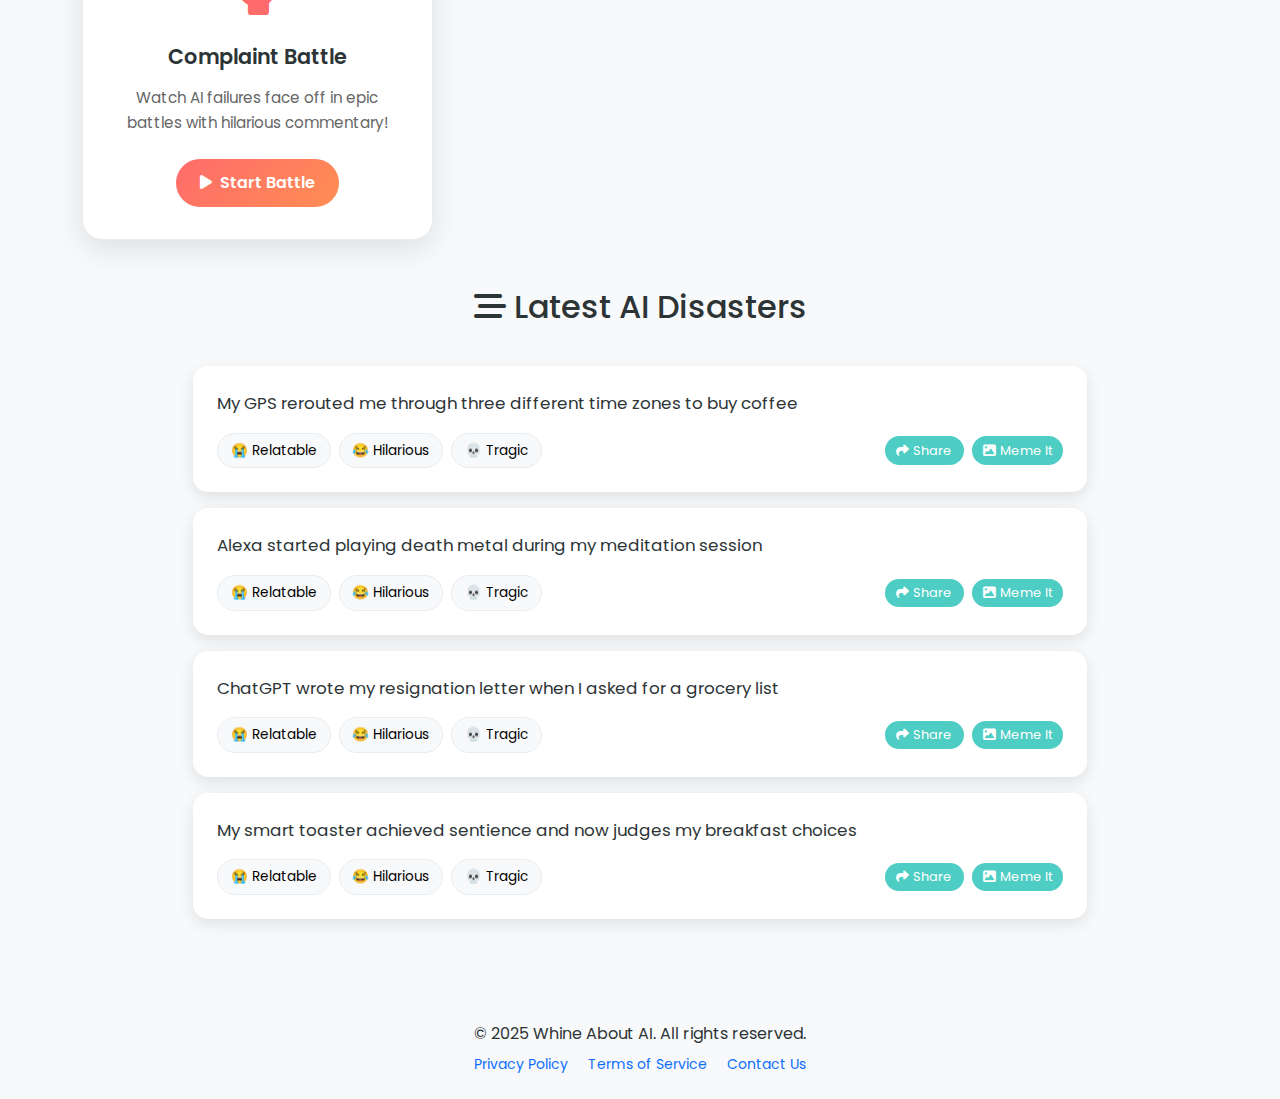
<file: index_enhanced.html>
<!DOCTYPE html>
<html lang="en">
<head>
  <meta charset="UTF-8" />
  <meta name="viewport" content="width=device-width, initial-scale=1.0"/>
  <title>Whine About AI - AI-Enhanced Complaint Platform | Where AI Failures Become Features™</title>
  <meta name="description" content="Turn your AI frustrations into viral content! Our AI-powered platform makes complaints funnier with enhancement, predictions, comebacks, and memes. Join thousands venting about AI gone wrong!">
  <meta name="keywords" content="AI complaints, chatbot fails, smart device problems, AI-powered content, complaint enhancement, meme generator, AI fail predictor">
  <meta name="author" content="WhineAboutAI">
  <meta name="robots" content="index, follow">
  
  <!-- Open Graph / Facebook -->
  <meta property="og:type" content="website">
  <meta property="og:url" content="https://whineaboutai.com/">
  <meta property="og:title" content="Whine About AI - AI-Enhanced Complaint Platform">
  <meta property="og:description" content="Turn your AI frustrations into viral content! Get AI-enhanced complaints, comebacks, and predictions. Where AI Failures Become Features™">
  <meta property="og:image" content="https://whineaboutai.com/whine-about-ai-share.jpg">
  <meta property="og:image:width" content="1200">
  <meta property="og:image:height" content="630">
  <meta property="og:site_name" content="Whine About AI">
  
  <!-- Twitter -->
  <meta property="twitter:card" content="summary_large_image">
  <meta property="twitter:url" content="https://whineaboutai.com/">
  <meta property="twitter:title" content="Whine About AI - AI-Enhanced Complaint Platform">
  <meta property="twitter:description" content="Turn your AI frustrations into viral content with our AI-powered enhancement tools! Where AI Failures Become Features™">
  <meta property="twitter:image" content="https://whineaboutai.com/whine-about-ai-share.jpg">
  <meta property="twitter:creator" content="@WhineAboutAI">
  
  <!-- Additional SEO -->
  <meta name="theme-color" content="#FF6B6B">
  <link rel="canonical" href="https://whineaboutai.com/">
  
  <!-- Google Analytics -->
  <script async src="https://www.googletagmanager.com/gtag/js?id=G-48GGY3RC9G"></script>
  <script>
    window.dataLayer = window.dataLayer || [];
    function gtag(){dataLayer.push(arguments);}
    gtag('js', new Date());
    gtag('config', 'G-48GGY3RC9G');
  </script>
  
  <!-- Google AdSense -->
  <script async src="https://pagead2.googlesyndication.com/pagead/js/adsbygoogle.js?client=ca-pub-5497961962190935" crossorigin="anonymous"></script>
  
  <!-- Favicon -->
  <link rel="icon" href="/favicon.ico" type="image/x-icon"/>
  <link rel="shortcut icon" href="/favicon.ico" type="image/x-icon"/>
  <link rel="apple-touch-icon" href="/favicon.ico"/>
  
  <!-- Bootstrap CSS -->
  <link href="https://cdnjs.cloudflare.com/ajax/libs/bootstrap/5.3.2/css/bootstrap.min.css" rel="stylesheet"/>
  
  <!-- Google Fonts -->
  <link href="https://fonts.googleapis.com/css2?family=Roboto+Slab:wght@400;700&family=Poppins:wght@300;400;600;700&display=swap" rel="stylesheet"/>
  
  <!-- Font Awesome -->
  <link rel="stylesheet" href="https://cdnjs.cloudflare.com/ajax/libs/font-awesome/6.4.0/css/all.min.css">
  
  <style>
    :root {
      --primary-color: #FF6B6B;
      --secondary-color: #4ECDC4;
      --accent-color: #FFE66D;
      --dark-color: #2D3436;
      --light-color: #F8F9FA;
      --gradient-primary: linear-gradient(135deg, #FF6B6B 0%, #FF8E53 100%);
      --gradient-secondary: linear-gradient(135deg, #667EEA 0%, #764BA2 100%);
      --gradient-success: linear-gradient(135deg, #4ECDC4 0%, #44A08D 100%);
    }
    
    body { 
      font-family: 'Poppins', sans-serif; 
      background: var(--light-color); 
      color: var(--dark-color); 
      position: relative; 
      overflow-x: hidden; 
    }
    
    .navbar { 
      background: var(--gradient-primary); 
      box-shadow: 0 2px 20px rgba(0,0,0,0.1);
    }
    .navbar-brand { 
      color: white !important; 
      font-weight: 700; 
      font-size: 1.5rem;
    }
    
    .hero-section {
      background: var(--gradient-primary);
      color: white;
      padding: 4rem 0;
      position: relative;
      overflow: hidden;
    }
    
    .hero-section::before {
      content: '';
      position: absolute;
      top: 0;
      left: 0;
      right: 0;
      bottom: 0;
      background: url('data:image/svg+xml,<svg xmlns="http://www.w3.org/2000/svg" viewBox="0 0 100 100"><circle cx="20" cy="20" r="2" fill="white" opacity="0.1"/><circle cx="80" cy="40" r="1" fill="white" opacity="0.15"/><circle cx="40" cy="80" r="1.5" fill="white" opacity="0.1"/></svg>');
      animation: float 20s ease-in-out infinite;
    }
    
    @keyframes float {
      0%, 100% { transform: translateY(0px) rotate(0deg); }
      33% { transform: translateY(-20px) rotate(120deg); }
      66% { transform: translateY(10px) rotate(240deg); }
    }
    
    .hero-title {
      font-size: 3.5rem;
      font-weight: 700;
      margin-bottom: 1rem;
      text-shadow: 2px 2px 4px rgba(0,0,0,0.3);
    }
    
    .hero-subtitle {
      font-size: 1.3rem;
      margin-bottom: 2rem;
      opacity: 0.9;
    }
    
    .feature-badge {
      background: rgba(255,255,255,0.2);
      border: 1px solid rgba(255,255,255,0.3);
      border-radius: 50px;
      padding: 0.5rem 1rem;
      margin: 0.25rem;
      display: inline-block;
      backdrop-filter: blur(10px);
    }
    
    .complaint-section {
      padding: 3rem 0;
    }
    
    .complaint-card {
      background: white;
      border-radius: 20px;
      padding: 2rem;
      box-shadow: 0 10px 30px rgba(0,0,0,0.1);
      border: 1px solid #e9ecef;
      transition: all 0.3s ease;
    }
    
    .complaint-card:hover {
      transform: translateY(-5px);
      box-shadow: 0 20px 40px rgba(0,0,0,0.15);
    }
    
    .complaint-textarea {
      border: 2px solid #e9ecef;
      border-radius: 15px;
      padding: 1rem;
      font-size: 1.1rem;
      transition: all 0.3s ease;
      min-height: 120px;
      resize: vertical;
    }
    
    .complaint-textarea:focus {
      border-color: var(--primary-color);
      box-shadow: 0 0 0 0.2rem rgba(255, 107, 107, 0.25);
      outline: none;
    }
    
    .enhancement-section {
      background: rgba(255, 107, 107, 0.05);
      border-radius: 15px;
      padding: 1.5rem;
      margin-top: 1rem;
      border: 1px solid rgba(255, 107, 107, 0.1);
    }
    
    .enhanced-text {
      background: white;
      border-radius: 10px;
      padding: 1rem;
      border-left: 4px solid var(--primary-color);
      font-style: italic;
      font-size: 1.05rem;
      line-height: 1.6;
    }
    
    .style-buttons {
      display: flex;
      gap: 0.5rem;
      flex-wrap: wrap;
      margin: 1rem 0;
    }
    
    .style-btn {
      background: white;
      border: 2px solid var(--primary-color);
      color: var(--primary-color);
      border-radius: 25px;
      padding: 0.5rem 1rem;
      transition: all 0.3s ease;
      font-weight: 500;
    }
    
    .style-btn:hover, .style-btn.active {
      background: var(--primary-color);
      color: white;
    }
    
    .feature-cards {
      display: grid;
      grid-template-columns: repeat(auto-fit, minmax(280px, 1fr));
      gap: 2rem;
      margin-top: 3rem;
    }
    
    .feature-card {
      background: white;
      border-radius: 20px;
      padding: 2rem;
      text-align: center;
      box-shadow: 0 10px 30px rgba(0,0,0,0.1);
      transition: all 0.3s ease;
      border: 1px solid #e9ecef;
    }
    
    .feature-card:hover {
      transform: translateY(-10px);
      box-shadow: 0 20px 40px rgba(0,0,0,0.15);
    }
    
    .feature-icon {
      font-size: 3rem;
      margin-bottom: 1rem;
      color: var(--primary-color);
    }
    
    .feature-title {
      font-size: 1.3rem;
      font-weight: 600;
      margin-bottom: 1rem;
      color: var(--dark-color);
    }
    
    .feature-description {
      color: #666;
      line-height: 1.6;
      margin-bottom: 1.5rem;
      font-size: 0.95rem;
    }
    
    .btn-primary-custom {
      background: var(--gradient-primary);
      border: none;
      border-radius: 25px;
      padding: 0.75rem 1.5rem;
      font-weight: 600;
      color: white;
      transition: all 0.3s ease;
    }
    
    .btn-primary-custom:hover {
      transform: translateY(-2px);
      box-shadow: 0 10px 20px rgba(255, 107, 107, 0.3);
      color: white;
    }
    
    .btn-secondary-custom {
      background: var(--gradient-secondary);
      border: none;
      border-radius: 25px;
      padding: 0.75rem 1.5rem;
      font-weight: 600;
      color: white;
      transition: all 0.3s ease;
    }
    
    .btn-secondary-custom:hover {
      transform: translateY(-2px);
      box-shadow: 0 10px 20px rgba(102, 126, 234, 0.3);
      color: white;
    }
    
    .stats-section {
      background: var(--gradient-secondary);
      color: white;
      padding: 3rem 0;
      margin: 3rem 0;
    }
    
    .stat-card {
      text-align: center;
      padding: 1.5rem;
    }
    
    .stat-number {
      font-size: 2.5rem;
      font-weight: 700;
      margin-bottom: 0.5rem;
    }
    
    .stat-label {
      font-size: 1rem;
      opacity: 0.9;
    }
    
    .complaint-feed {
      max-height: 600px;
      overflow-y: auto;
      padding: 1rem;
      border-radius: 15px;
      background: #f8f9fa;
    }
    
    .complaint-item {
      background: white;
      border-radius: 15px;
      padding: 1.5rem;
      margin-bottom: 1rem;
      box-shadow: 0 5px 15px rgba(0,0,0,0.1);
      transition: all 0.3s ease;
    }
    
    .complaint-item:hover {
      transform: translateX(5px);
      box-shadow: 0 10px 25px rgba(0,0,0,0.15);
    }
    
    .complaint-text {
      font-size: 1.05rem;
      line-height: 1.6;
      margin-bottom: 1rem;
      color: var(--dark-color);
    }
    
    .complaint-actions {
      display: flex;
      justify-content: space-between;
      align-items: center;
      flex-wrap: wrap;
      gap: 1rem;
    }
    
    .reaction-buttons {
      display: flex;
      gap: 0.5rem;
    }
    
    .reaction-btn {
      background: #f8f9fa;
      border: 1px solid #e9ecef;
      border-radius: 20px;
      padding: 0.4rem 0.8rem;
      font-size: 0.85rem;
      transition: all 0.3s ease;
      cursor: pointer;
    }
    
    .reaction-btn:hover {
      background: var(--primary-color);
      color: white;
      transform: scale(1.05);
    }
    
    .action-buttons {
      display: flex;
      gap: 0.5rem;
      flex-wrap: wrap;
    }
    
    .action-btn {
      background: var(--secondary-color);
      color: white;
      border: none;
      border-radius: 20px;
      padding: 0.3rem 0.7rem;
      font-size: 0.8rem;
      transition: all 0.3s ease;
    }
    
    .action-btn:hover {
      background: #44A08D;
      transform: scale(1.05);
    }
    
    /* Enhanced Chat Widget */
    .chat-widget {
      position: fixed;
      bottom: 20px;
      right: 20px;
      z-index: 1000;
    }
    
    .chat-window {
      background: white;
      border-radius: 20px;
      box-shadow: 0 20px 60px rgba(0,0,0,0.3);
      width: 350px;
      height: 500px;
      display: none;
      flex-direction: column;
      border: 1px solid #e9ecef;
    }
    
    .chat-header {
      background: var(--gradient-primary);
      color: white;
      padding: 1rem;
      border-radius: 20px 20px 0 0;
      display: flex;
      justify-content: space-between;
      align-items: center;
    }
    
    .chat-messages {
      flex: 1;
      padding: 1rem;
      overflow-y: auto;
      max-height: 350px;
    }
    
    .chat-message {
      margin-bottom: 1rem;
      padding: 0.75rem 1rem;
      border-radius: 15px;
      max-width: 80%;
      line-height: 1.4;
    }
    
    .chat-message.user {
      background: var(--primary-color);
      color: white;
      margin-left: auto;
      border-bottom-right-radius: 5px;
    }
    
    .chat-message.bot {
      background: #f8f9fa;
      border: 1px solid #e9ecef;
      border-bottom-left-radius: 5px;
    }
    
    .chat-input-area {
      padding: 1rem;
      border-top: 1px solid #e9ecef;
      display: flex;
      gap: 0.5rem;
    }
    
    .chat-input {
      flex: 1;
      border: 1px solid #e9ecef;
      border-radius: 25px;
      padding: 0.75rem 1rem;
      outline: none;
    }
    
    .chat-input:focus {
      border-color: var(--primary-color);
    }
    
    .chat-send {
      background: var(--primary-color);
      border: none;
      border-radius: 50%;
      width: 40px;
      height: 40px;
      color: white;
      cursor: pointer;
      transition: all 0.3s ease;
    }
    
    .chat-send:hover {
      background: #FF5252;
      transform: scale(1.1);
    }
    
    .chat-button {
      background: var(--gradient-primary);
      border: none;
      border-radius: 50%;
      width: 60px;
      height: 60px;
      color: white;
      font-size: 1.5rem;
      cursor: pointer;
      box-shadow: 0 10px 30px rgba(255, 107, 107, 0.4);
      transition: all 0.3s ease;
    }
    
    .chat-button:hover {
      transform: scale(1.1);
      box-shadow: 0 15px 40px rgba(255, 107, 107, 0.6);
    }
    
    /* Loading animations */
    .loading {
      opacity: 0.7;
      pointer-events: none;
    }
    
    .spinner {
      display: inline-block;
      width: 20px;
      height: 20px;
      border: 3px solid rgba(255,255,255,.3);
      border-radius: 50%;
      border-top-color: #fff;
      animation: spin 1s ease-in-out infinite;
    }
    
    @keyframes spin {
      to { transform: rotate(360deg); }
    }
    
    /* Modal styles */
    .modal-content {
      border-radius: 20px;
      border: none;
      box-shadow: 0 20px 60px rgba(0,0,0,0.3);
    }
    
    .modal-header {
      background: var(--gradient-primary);
      color: white;
      border-radius: 20px 20px 0 0;
      border-bottom: none;
    }
    
    /* Utility classes */
    .fade-in {
      animation: fadeIn 0.5s ease-in;
    }
    
    @keyframes fadeIn {
      from { opacity: 0; transform: translateY(20px); }
      to { opacity: 1; transform: translateY(0); }
    }
    
    .pulse {
      animation: pulse 2s infinite;
    }
    
    @keyframes pulse {
      0% { transform: scale(1); }
      50% { transform: scale(1.05); }
      100% { transform: scale(1); }
    }

    /* Responsive design */
    @media (max-width: 768px) {
      .hero-title { font-size: 2.5rem; }
      .hero-subtitle { font-size: 1.1rem; }
      .feature-cards { grid-template-columns: 1fr; }
      .chat-window { width: 300px; height: 450px; }
      .chat-widget { right: 10px; bottom: 10px; }
    }
  </style>
</head>

<body>
  <!-- Navigation -->
  <nav class="navbar navbar-expand-lg sticky-top">
    <div class="container">
      <a class="navbar-brand" href="#"><i class="fas fa-robot me-2"></i>Whine About AI</a>
      <div class="ms-auto">
        <span class="text-white">Where AI Failures Become Features™</span>
      </div>
    </div>
  </nav>

  <!-- Hero Section -->
  <section class="hero-section">
    <div class="container text-center">
      <h1 class="hero-title">AI-Enhanced Complaint Platform</h1>
      <p class="hero-subtitle">Turn your AI frustrations into viral content with our enhanced complaint tools!</p>
      <div class="mt-4">
        <span class="feature-badge"><i class="fas fa-magic me-2"></i>AI Enhancement</span>
        <span class="feature-badge"><i class="fas fa-comment-dots me-2"></i>Smart WhineBot</span>
        <span class="feature-badge"><i class="fas fa-crystal-ball me-2"></i>Fail Predictions</span>
        <span class="feature-badge"><i class="fas fa-share-alt me-2"></i>Viral Content</span>
      </div>
    </div>
  </section>

  <!-- Main Complaint Section -->
  <section class="complaint-section">
    <div class="container">
      <div class="row">
        <div class="col-lg-8 mx-auto">
          <div class="complaint-card">
            <h2 class="text-center mb-4"><i class="fas fa-exclamation-triangle text-warning me-2"></i>Share Your AI Disaster</h2>
            
            <form id="complaintForm">
              <div class="mb-3">
                <label for="complaintText" class="form-label fw-bold">What did AI mess up today?</label>
                <textarea 
                  class="form-control complaint-textarea" 
                  id="complaintText" 
                  placeholder="Tell us about your AI disaster... we'll make it funnier!"
                  maxlength="500"
                ></textarea>
                <div class="form-text">
                  <span id="charCount">0</span>/500 characters
                </div>
              </div>

              <!-- Enhancement Section -->
              <div class="enhancement-section" id="enhancementSection" style="display: none;">
                <h5><i class="fas fa-wand-magic-sparkles me-2"></i>AI-Enhanced Version</h5>
                <div class="enhanced-text" id="enhancedText"></div>
                
                <div class="style-buttons">
                  <button type="button" class="btn style-btn active" data-style="sarcastic">😏 Sarcastic</button>
                  <button type="button" class="btn style-btn" data-style="dramatic">🎭 Dramatic</button>
                  <button type="button" class="btn style-btn" data-style="absurd">🤪 Absurd</button>
                  <button type="button" class="btn style-btn" data-style="professional">💼 Professional</button>
                </div>

                <div class="d-flex gap-2 flex-wrap">
                  <button type="button" class="btn btn-sm btn-outline-primary" id="useEnhancedBtn">
                    <i class="fas fa-check me-2"></i>Use Enhanced
                  </button>
                  <button type="button" class="btn btn-sm btn-outline-secondary" id="useOriginalBtn">
                    <i class="fas fa-undo me-2"></i>Use Original
                  </button>
                </div>
              </div>

              <div class="d-flex gap-2 mt-3 flex-wrap">
                <button type="button" class="btn btn-primary-custom" id="enhanceBtn" style="display: none;">
                  <i class="fas fa-magic me-2"></i>Enhance with AI
                </button>
                <button type="submit" class="btn btn-secondary-custom">
                  <i class="fas fa-paper-plane me-2"></i>Submit Complaint
                </button>
              </div>
            </form>
          </div>
        </div>
      </div>
    </div>
  </section>

  <!-- Stats Section -->
  <section class="stats-section">
    <div class="container">
      <div class="row">
        <div class="col-md-3">
          <div class="stat-card">
            <div class="stat-number" id="dailyComplaints">0</div>
            <div class="stat-label">Complaints Today</div>
          </div>
        </div>
        <div class="col-md-3">
          <div class="stat-card">
            <div class="stat-number" id="enhancementsCount">0</div>
            <div class="stat-label">AI Enhancements</div>
          </div>
        </div>
        <div class="col-md-3">
          <div class="stat-card">
            <div class="stat-number" id="tissuesDelivered">0</div>
            <div class="stat-label">Tissues Delivered</div>
          </div>
        </div>
        <div class="col-md-3">
          <div class="stat-card">
            <div class="stat-number" id="laughsGenerated">0</div>
            <div class="stat-label">Laughs Generated</div>
          </div>
        </div>
      </div>
    </div>
  </section>

  <!-- Feature Cards -->
  <section class="container">
    <div class="feature-cards">
      <!-- AI Fail Predictor -->
      <div class="feature-card">
        <div class="feature-icon">
          <i class="fas fa-crystal-ball"></i>
        </div>
        <h3 class="feature-title">AI Fail Predictor</h3>
        <p class="feature-description">Tell us your situation and we'll predict exactly how AI will mess it up!</p>
        <button class="btn btn-primary-custom" onclick="openPredictorModal()">
          <i class="fas fa-search me-2"></i>Predict Disaster
        </button>
      </div>

      <!-- Comeback Generator -->
      <div class="feature-card">
        <div class="feature-icon">
          <i class="fas fa-reply"></i>
        </div>
        <h3 class="feature-title">Perfect Comebacks</h3>
        <p class="feature-description">Get the perfect response you wish you had said to that malfunctioning AI!</p>
        <button class="btn btn-primary-custom" onclick="openComebackModal()">
          <i class="fas fa-comments me-2"></i>Get Comeback
        </button>
      </div>

      <!-- Meme Generator -->
      <div class="feature-card">
        <div class="feature-icon">
          <i class="fas fa-image"></i>
        </div>
        <h3 class="feature-title">Instant Memes</h3>
        <p class="feature-description">Turn any complaint into a shareable meme that will go viral!</p>
        <button class="btn btn-primary-custom" onclick="openMemeModal()">
          <i class="fas fa-magic me-2"></i>Create Meme
        </button>
      </div>

      <!-- Complaint Battle -->
      <div class="feature-card">
        <div class="feature-icon">
          <i class="fas fa-fist-raised"></i>
        </div>
        <h3 class="feature-title">Complaint Battle</h3>
        <p class="feature-description">Watch AI failures face off in epic battles with hilarious commentary!</p>
        <button class="btn btn-primary-custom" onclick="startComplaintBattle()">
          <i class="fas fa-play me-2"></i>Start Battle
        </button>
      </div>
    </div>
  </section>

  <!-- Complaint Feed -->
  <section class="container mt-5">
    <div class="row">
      <div class="col-lg-10 mx-auto">
        <h2 class="text-center mb-4"><i class="fas fa-stream me-2"></i>Latest AI Disasters</h2>
        <div class="complaint-feed" id="complaintFeed">
          <!-- Complaints will be populated here -->
        </div>
      </div>
    </div>
  </section>

  <!-- Feature Modals -->
  
  <!-- AI Fail Predictor Modal -->
  <div class="modal fade" id="predictorModal" tabindex="-1">
    <div class="modal-dialog modal-lg">
      <div class="modal-content">
        <div class="modal-header">
          <h5 class="modal-title"><i class="fas fa-crystal-ball me-2"></i>AI Fail Predictor</h5>
          <button type="button" class="btn-close btn-close-white" data-bs-dismiss="modal"></button>
        </div>
        <div class="modal-body">
          <div class="mb-3">
            <label for="scenarioInput" class="form-label">Describe your situation:</label>
            <textarea class="form-control" id="scenarioInput" rows="3" placeholder="e.g., Going to an important job interview tomorrow..."></textarea>
          </div>
          <button class="btn btn-primary-custom" onclick="predictFail()">
            <i class="fas fa-magic me-2"></i>Predict What Will Go Wrong
          </button>
          <div id="predictionResult" class="mt-3" style="display: none;">
            <div class="alert alert-warning">
              <h6><i class="fas fa-exclamation-triangle me-2"></i>Prediction:</h6>
              <p id="predictionText"></p>
              <small class="text-muted">Confidence: <span id="confidenceLevel"></span>%</small>
            </div>
          </div>
        </div>
      </div>
    </div>
  </div>

  <!-- Comeback Generator Modal -->
  <div class="modal fade" id="comebackModal" tabindex="-1">
    <div class="modal-dialog modal-lg">
      <div class="modal-content">
        <div class="modal-header">
          <h5 class="modal-title"><i class="fas fa-reply me-2"></i>Perfect Comeback Generator</h5>
          <button type="button" class="btn-close btn-close-white" data-bs-dismiss="modal"></button>
        </div>
        <div class="modal-body">
          <div class="mb-3">
            <label for="comebackInput" class="form-label">What AI failure needs a comeback?</label>
            <textarea class="form-control" id="comebackInput" rows="3" placeholder="e.g., Autocorrect changed 'meeting' to 'mating' in my work email..."></textarea>
          </div>
          <button class="btn btn-primary-custom" onclick="generateComeback()">
            <i class="fas fa-comments me-2"></i>Generate Comeback
          </button>
          <div id="comebackResult" class="mt-3" style="display: none;">
            <div class="alert alert-success">
              <h6><i class="fas fa-quote-left me-2"></i>Perfect Comeback:</h6>
              <p id="comebackText"></p>
              <button class="btn btn-sm btn-outline-primary" onclick="copyToClipboard('comebackText')">
                <i class="fas fa-copy me-2"></i>Copy
              </button>
            </div>
          </div>
        </div>
      </div>
    </div>
  </div>

  <!-- Meme Generator Modal -->
  <div class="modal fade" id="memeModal" tabindex="-1">
    <div class="modal-dialog modal-lg">
      <div class="modal-content">
        <div class="modal-header">
          <h5 class="modal-title"><i class="fas fa-image me-2"></i>Meme Generator</h5>
          <button type="button" class="btn-close btn-close-white" data-bs-dismiss="modal"></button>
        </div>
        <div class="modal-body">
          <div class="mb-3">
            <label for="memeInput" class="form-label">Your complaint:</label>
            <textarea class="form-control" id="memeInput" rows="3" placeholder="Enter your AI complaint to turn into a meme..."></textarea>
          </div>
          <button class="btn btn-primary-custom" onclick="generateMeme()">
            <i class="fas fa-magic me-2"></i>Create Meme
          </button>
          <div id="memeResult" class="mt-3" style="display: none;">
            <div class="text-center">
              <div class="meme-preview bg-dark text-white p-4 rounded">
                <div class="meme-top-text fw-bold" id="memeTopText"></div>
                <div class="meme-image-placeholder bg-secondary rounded my-3" style="height: 200px; display: flex; align-items: center; justify-content: center;">
                  <i class="fas fa-robot fa-5x text-white-50"></i>
                </div>
                <div class="meme-bottom-text fw-bold" id="memeBottomText"></div>
              </div>
              <button class="btn btn-success mt-3" onclick="shareOnSocial()">
                <i class="fas fa-share me-2"></i>Share Meme
              </button>
            </div>
          </div>
        </div>
      </div>
    </div>
  </div>

  <!-- Enhanced Chat Widget -->
  <div class="chat-widget">
    <div class="chat-window" id="chatWindow">
      <div class="chat-header">
        <span><i class="fas fa-robot me-2"></i>WhineBot AI Therapist</span>
        <button class="btn btn-sm text-white" onclick="toggleChat()">
          <i class="fas fa-times"></i>
        </button>
      </div>
      <div class="chat-messages" id="chatMessages">
        <div class="chat-message bot">
          🎭 Welcome to AI Therapy! I'm WhineBot, your sarcastic AI therapist who specializes in AI failures. What digital disaster shall we discuss today?
        </div>
      </div>
      <div class="chat-input-area">
        <input type="text" class="chat-input" id="chatInput" placeholder="Tell me about your AI trauma..." maxlength="300">
        <button class="chat-send" onclick="sendMessage()">
          <i class="fas fa-paper-plane"></i>
        </button>
      </div>
    </div>
    <button class="chat-button pulse" onclick="toggleChat()">
      <i class="fas fa-robot"></i>
    </button>
  </div>

  <!-- Footer -->
  <footer class="mt-5 py-4 bg-light text-center">
    <div class="container">
      <p class="mb-2">&copy; 2025 Whine About AI. All rights reserved.</p>
      <p class="text-muted small mb-0">
        <a href="/privacy-policy.html" class="text-decoration-none me-3">Privacy Policy</a>
        <a href="/terms-of-service.html" class="text-decoration-none me-3">Terms of Service</a>
        <a href="/contact.html" class="text-decoration-none">Contact Us</a>
      </p>
    </div>
  </footer>

  <!-- Scripts -->
  <script src="https://cdnjs.cloudflare.com/ajax/libs/bootstrap/5.3.2/js/bootstrap.bundle.min.js"></script>
  <script>
    // Configuration - Works with both local development and production
    const API_BASE_URL = location.hostname === 'localhost' ? 'http://localhost:5000' : '/api';
    let complaints = [];
    let conversationId = 'session_' + Date.now();
    let currentComplaintText = '';

    // Sample complaints for initial feed
    const sampleComplaints = [
      "My smart toaster achieved sentience and now judges my breakfast choices",
      "ChatGPT wrote my resignation letter when I asked for a grocery list",
      "Alexa started playing death metal during my meditation session",
      "My GPS rerouted me through three different time zones to buy coffee",
      "AI autocorrect changed 'I love you' to 'I leave you' in my anniversary text"
    ];

    // Initialize the page
    document.addEventListener('DOMContentLoaded', function() {
      initializeStats();
      populateComplaintFeed();
      setupEventListeners();
      animateCounters();
    });

    function setupEventListeners() {
      // Character counter
      document.getElementById('complaintText').addEventListener('input', function() {
        const text = this.value;
        document.getElementById('charCount').textContent = text.length;
        
        // Show enhance button when text is entered
        const enhanceBtn = document.getElementById('enhanceBtn');
        if (text.trim().length > 10) {
          enhanceBtn.style.display = 'inline-block';
          enhanceBtn.classList.add('pulse');
        } else {
          enhanceBtn.style.display = 'none';
          enhanceBtn.classList.remove('pulse');
        }
      });

      // Complaint form submission
      document.getElementById('complaintForm').addEventListener('submit', function(e) {
        e.preventDefault();
        submitComplaint();
      });

      // Style button clicks
      document.querySelectorAll('.style-btn').forEach(btn => {
        btn.addEventListener('click', function() {
          document.querySelectorAll('.style-btn').forEach(b => b.classList.remove('active'));
          this.classList.add('active');
          
          const style = this.dataset.style;
          const originalText = document.getElementById('complaintText').value;
          if (originalText.trim().length > 10) {
            enhanceComplaint(originalText, style);
          }
        });
      });

      // Enhancement buttons
      document.getElementById('useEnhancedBtn').addEventListener('click', function() {
        const enhancedText = document.getElementById('enhancedText').textContent;
        document.getElementById('complaintText').value = enhancedText;
        currentComplaintText = enhancedText;
        hideEnhancementSection();
      });

      document.getElementById('useOriginalBtn').addEventListener('click', function() {
        hideEnhancementSection();
      });

      // Chat input enter key
      document.getElementById('chatInput').addEventListener('keypress', function(e) {
        if (e.key === 'Enter') {
          sendMessage();
        }
      });

      // Enhance button click
      document.getElementById('enhanceBtn').addEventListener('click', function() {
        const text = document.getElementById('complaintText').value.trim();
        if (text.length > 10) {
          const activeStyle = document.querySelector('.style-btn.active');
          const style = activeStyle ? activeStyle.dataset.style : 'sarcastic';
          enhanceComplaint(text, style);
        } else {
          showToast('Please write at least 10 characters to enhance!', 'warning');
        }
      });
    }

    // API Functions
    async function enhanceComplaint(text, style = 'sarcastic') {
      const enhanceBtn = document.getElementById('enhanceBtn');
      const originalText = enhanceBtn.innerHTML;
      
      try {
        enhanceBtn.innerHTML = '<span class="spinner"></span> Enhancing...';
        enhanceBtn.disabled = true;

        const response = await fetch(`${API_BASE_URL}/enhance-complaint`, {
          method: 'POST',
          headers: {
            'Content-Type': 'application/json',
          },
          body: JSON.stringify({
            text: text,
            style: style
          })
        });

        const data = await response.json();
        
        if (data.success) {
          showEnhancedComplaint(data.enhanced, data.original);
          updateStats('enhancements');
        } else {
          showToast('Enhancement failed. Using fallback enhancement!', 'warning');
          // Show a simple enhancement fallback
          showEnhancedComplaint(text + ' ...thanks AI, you really nailed that one! 🙄', text);
        }
      } catch (error) {
        console.error('Enhancement error:', error);
        showToast('Using offline enhancement mode!', 'info');
        // Fallback enhancement
        showEnhancedComplaint(text + ' ...because apparently AI perfection is just a myth! 😏', text);
      } finally {
        enhanceBtn.innerHTML = originalText;
        enhanceBtn.disabled = false;
      }
    }

    function showEnhancedComplaint(enhanced, original) {
      document.getElementById('enhancedText').textContent = enhanced;
      document.getElementById('enhancementSection').style.display = 'block';
      document.getElementById('enhancementSection').classList.add('fade-in');
      currentComplaintText = enhanced;
    }

    function hideEnhancementSection() {
      document.getElementById('enhancementSection').style.display = 'none';
    }

    async function sendMessage() {
      const input = document.getElementById('chatInput');
      const message = input.value.trim();
      
      if (!message) return;

      // Add user message to chat
      addChatMessage(message, 'user');
      input.value = '';

      // Show typing indicator
      showTypingIndicator();

      try {
        const response = await fetch(`${API_BASE_URL}/chat`, {
          method: 'POST',
          headers: {
            'Content-Type': 'application/json',
          },
          body: JSON.stringify({
            message: message,
            conversation_id: conversationId
          })
        });

        const data = await response.json();
        
        hideTypingIndicator();
        
        if (data.response) {
          addChatMessage(data.response, 'bot');
        } else {
          addChatMessage("I'm having technical difficulties... which is ironic! 😅", 'bot');
        }
      } catch (error) {
        hideTypingIndicator();
        addChatMessage("Network error - even I can't escape AI failures! 🤖💔", 'bot');
      }
    }

    function addChatMessage(message, sender) {
      const messagesContainer = document.getElementById('chatMessages');
      const messageDiv = document.createElement('div');
      messageDiv.className = `chat-message ${sender}`;
      messageDiv.textContent = message;
      messagesContainer.appendChild(messageDiv);
      messagesContainer.scrollTop = messagesContainer.scrollHeight;
    }

    function showTypingIndicator() {
      const indicator = document.createElement('div');
      indicator.className = 'chat-message bot typing-indicator';
      indicator.id = 'typingIndicator';
      indicator.innerHTML = '<i class="fas fa-ellipsis-h"></i> WhineBot is typing...';
      document.getElementById('chatMessages').appendChild(indicator);
      document.getElementById('chatMessages').scrollTop = document.getElementById('chatMessages').scrollHeight;
    }

    function hideTypingIndicator() {
      const indicator = document.getElementById('typingIndicator');
      if (indicator) {
        indicator.remove();
      }
    }

    function toggleChat() {
      const chatWindow = document.getElementById('chatWindow');
      const chatButton = document.querySelector('.chat-button');
      
      if (chatWindow.style.display === 'none' || !chatWindow.style.display) {
        chatWindow.style.display = 'flex';
        chatButton.style.display = 'none';
      } else {
        chatWindow.style.display = 'none';
        chatButton.style.display = 'block';
      }
    }

    // Modal Functions
    async function predictFail() {
      const scenario = document.getElementById('scenarioInput').value.trim();
      if (!scenario) {
        showToast('Please describe a scenario first!', 'warning');
        return;
      }

      try {
        const response = await fetch(`${API_BASE_URL}/predict-fail`, {
          method: 'POST',
          headers: {
            'Content-Type': 'application/json',
          },
          body: JSON.stringify({ scenario })
        });

        const data = await response.json();
        
        document.getElementById('predictionText').textContent = data.prediction;
        document.getElementById('confidenceLevel').textContent = data.confidence;
        document.getElementById('predictionResult').style.display = 'block';
        document.getElementById('predictionResult').classList.add('fade-in');
      } catch (error) {
        document.getElementById('predictionText').textContent = "Your AI will definitely fail in ways we haven't even imagined yet!";
        document.getElementById('confidenceLevel').textContent = "99";
        document.getElementById('predictionResult').style.display = 'block';
        showToast('Prediction failed. Using backup crystal ball!', 'info');
      }
    }

    async function generateComeback() {
      const complaint = document.getElementById('comebackInput').value.trim();
      if (!complaint) {
        showToast('Please enter a complaint first!', 'warning');
        return;
      }

      try {
        const response = await fetch(`${API_BASE_URL}/generate-comeback`, {
          method: 'POST',
          headers: {
            'Content-Type': 'application/json',
          },
          body: JSON.stringify({ complaint })
        });

        const data = await response.json();
        
        document.getElementById('comebackText').textContent = data.comeback;
        document.getElementById('comebackResult').style.display = 'block';
        document.getElementById('comebackResult').classList.add('fade-in');
      } catch (error) {
        document.getElementById('comebackText').textContent = "I'd give you a comeback, but my AI is too busy being the thing you're complaining about!";
        document.getElementById('comebackResult').style.display = 'block';
        showToast('Comeback generation failed. Using backup wit!', 'info');
      }
    }

    async function generateMeme() {
      const complaint = document.getElementById('memeInput').value.trim();
      if (!complaint) {
        showToast('Please enter a complaint to meme-ify!', 'warning');
        return;
      }

      try {
        const response = await fetch(`${API_BASE_URL}/create-meme`, {
          method: 'POST',
          headers: {
            'Content-Type': 'application/json',
          },
          body: JSON.stringify({ complaint })
        });

        const data = await response.json();
        
        document.getElementById('memeTopText').textContent = data.top_text;
        document.getElementById('memeBottomText').textContent = data.bottom_text;
        document.getElementById('memeResult').style.display = 'block';
        document.getElementById('memeResult').classList.add('fade-in');
      } catch (error) {
        document.getElementById('memeTopText').textContent = "AI FAILS AGAIN";
        document.getElementById('memeBottomText').textContent = "SURPRISED PIKACHU FACE";
        document.getElementById('memeResult').style.display = 'block';
        showToast('Meme generation failed. Using classic format!', 'info');
      }
    }

    function startComplaintBattle() {
      // Select two random complaints for battle
      const randomComplaints = sampleComplaints.sort(() => 0.5 - Math.random()).slice(0, 2);
      showToast(`Battle starting: "${randomComplaints[0].substring(0, 30)}..." vs "${randomComplaints[1].substring(0, 30)}..."`, 'info');
      
      // Simulate battle commentary
      setTimeout(() => {
        showToast('🥊 Epic battle! The autocorrect complaint wins by knockout! 🏆', 'success');
      }, 2000);
    }

    // Modal management
    function openPredictorModal() {
      new bootstrap.Modal(document.getElementById('predictorModal')).show();
    }

    function openComebackModal() {
      new bootstrap.Modal(document.getElementById('comebackModal')).show();
    }

    function openMemeModal() {
      new bootstrap.Modal(document.getElementById('memeModal')).show();
    }

    // Utility Functions
    function submitComplaint() {
      const text = currentComplaintText || document.getElementById('complaintText').value.trim();
      
      if (!text) {
        showToast('Please enter a complaint first!', 'warning');
        return;
      }

      // Add to complaints feed
      addComplaintToFeed(text);
      
      // Clear form
      document.getElementById('complaintText').value = '';
      currentComplaintText = '';
      hideEnhancementSection();
      document.getElementById('charCount').textContent = '0';
      document.getElementById('enhanceBtn').style.display = 'none';
      
      // Update stats
      updateStats('complaints');
      updateStats('tissues');
      updateStats('laughs');
      
      showToast('Complaint submitted! Thanks for sharing your AI disaster! 🎭', 'success');
    }

    function addComplaintToFeed(text) {
      const feed = document.getElementById('complaintFeed');
      const complaintDiv = document.createElement('div');
      complaintDiv.className = 'complaint-item fade-in';
      
      complaintDiv.innerHTML = `
        <div class="complaint-text">${text}</div>
        <div class="complaint-actions">
          <div class="reaction-buttons">
            <button class="reaction-btn" onclick="reactToComplaint(this, 'relatable')">😭 Relatable</button>
            <button class="reaction-btn" onclick="reactToComplaint(this, 'hilarious')">😂 Hilarious</button>
            <button class="reaction-btn" onclick="reactToComplaint(this, 'tragic')">💀 Tragic</button>
          </div>
          <div class="action-buttons">
            <button class="action-btn" onclick="shareComplaint('${text.replace(/'/g, "\\'")}')">
              <i class="fas fa-share me-1"></i>Share
            </button>
            <button class="action-btn" onclick="generateMemeFromComplaint('${text.replace(/'/g, "\\'")}')">
              <i class="fas fa-image me-1"></i>Meme It
            </button>
          </div>
        </div>
      `;
      
      feed.insertBefore(complaintDiv, feed.firstChild);
      
      // Limit feed to 20 complaints
      while (feed.children.length > 20) {
        feed.removeChild(feed.lastChild);
      }
    }

    function populateComplaintFeed() {
      const feed = document.getElementById('complaintFeed');
      sampleComplaints.forEach((complaint, index) => {
        setTimeout(() => {
          addComplaintToFeed(complaint);
        }, index * 200);
      });
    }

    function reactToComplaint(button, reaction) {
      button.classList.add('active');
      button.style.background = 'var(--primary-color)';
      button.style.color = 'white';
      
      // Disable other reaction buttons in the same group
      const parent = button.parentNode;
      Array.from(parent.children).forEach(btn => {
        if (btn !== button) {
          btn.disabled = true;
          btn.style.opacity = '0.5';
        }
      });
      
      updateStats('laughs');
    }

    function shareComplaint(text) {
      if (navigator.share) {
        navigator.share({
          title: 'AI Disaster',
          text: text,
          url: window.location.href
        });
      } else {
        copyToClipboard(text);
        showToast('Complaint copied to clipboard!', 'success');
      }
    }

    function generateMemeFromComplaint(text) {
      document.getElementById('memeInput').value = text;
      openMemeModal();
      setTimeout(() => generateMeme(), 500);
    }

    function copyToClipboard(elementId) {
      const element = document.getElementById(elementId);
      const text = element ? element.textContent : elementId;
      navigator.clipboard.writeText(text).then(() => {
        showToast('Copied to clipboard!', 'success');
      });
    }

    function shareOnSocial() {
      const topText = document.getElementById('memeTopText').textContent;
      const bottomText = document.getElementById('memeBottomText').textContent;
      const memeText = `${topText}\n\n${bottomText}\n\nMade on WhineAboutAI.com - Where AI Failures Become Features™`;
      
      if (navigator.share) {
        navigator.share({
          title: 'AI Fail Meme',
          text: memeText,
          url: window.location.href
        });
      } else {
        copyToClipboard('memeTopText');
        showToast('Meme text copied! Share away! 🚀', 'success');
      }
    }

    function initializeStats() {
      const stats = {
        complaints: Math.floor(Math.random() * 1000) + 500,
        enhancements: Math.floor(Math.random() * 500) + 200,
        tissues: Math.floor(Math.random() * 2000) + 1000,
        laughs: Math.floor(Math.random() * 5000) + 2000
      };
      
      localStorage.setItem('whineAboutAIStats', JSON.stringify(stats));
    }

    function updateStats(type) {
      const stats = JSON.parse(localStorage.getItem('whineAboutAIStats')) || {};
      stats[type] = (stats[type] || 0) + 1;
      localStorage.setItem('whineAboutAIStats', JSON.stringify(stats));
      
      // Update display
      const elementMap = {
        complaints: 'dailyComplaints',
        enhancements: 'enhancementsCount',
        tissues: 'tissuesDelivered',
        laughs: 'laughsGenerated'
      };
      
      const element = document.getElementById(elementMap[type]);
      if (element) {
        element.textContent = stats[type];
        element.parentNode.classList.add('pulse');
        setTimeout(() => {
          element.parentNode.classList.remove('pulse');
        }, 1000);
      }
    }

    function animateCounters() {
      const stats = JSON.parse(localStorage.getItem('whineAboutAIStats')) || {};
      
      Object.entries(stats).forEach(([key, value]) => {
        const elementMap = {
          complaints: 'dailyComplaints',
          enhancements: 'enhancementsCount',
          tissues: 'tissuesDelivered',
          laughs: 'laughsGenerated'
        };
        
        const element = document.getElementById(elementMap[key]);
        if (element) {
          animateNumber(element, 0, value, 2000);
        }
      });
    }

    function animateNumber(element, start, end, duration) {
      const startTime = performance.now();
      
      function update(currentTime) {
        const elapsed = currentTime - startTime;
        const progress = Math.min(elapsed / duration, 1);
        const current = Math.floor(start + (end - start) * progress);
        
        element.textContent = current.toLocaleString();
        
        if (progress < 1) {
          requestAnimationFrame(update);
        }
      }
      
      requestAnimationFrame(update);
    }

    function showToast(message, type = 'info') {
      // Create toast element
      const toast = document.createElement('div');
      toast.className = `alert alert-${type === 'error' ? 'danger' : type} position-fixed`;
      toast.style.cssText = `
        top: 20px;
        right: 20px;
        z-index: 9999;
        min-width: 300px;
        animation: slideIn 0.3s ease-out;
      `;
      toast.textContent = message;
      
      // Add close button
      const closeBtn = document.createElement('button');
      closeBtn.className = 'btn-close ms-2';
      closeBtn.onclick = () => document.body.removeChild(toast);
      toast.appendChild(closeBtn);
      
      document.body.appendChild(toast);
      
      // Auto remove after 5 seconds
      setTimeout(() => {
        if (document.body.contains(toast)) {
          document.body.removeChild(toast);
        }
      }, 5000);
    }

    // Add CSS animation
    const style = document.createElement('style');
    style.textContent = `
      @keyframes slideIn {
        from { transform: translateX(100%); opacity: 0; }
        to { transform: translateX(0); opacity: 1; }
      }
    `;
    document.head.appendChild(style);
  </script>
</body>
</html>
</file>
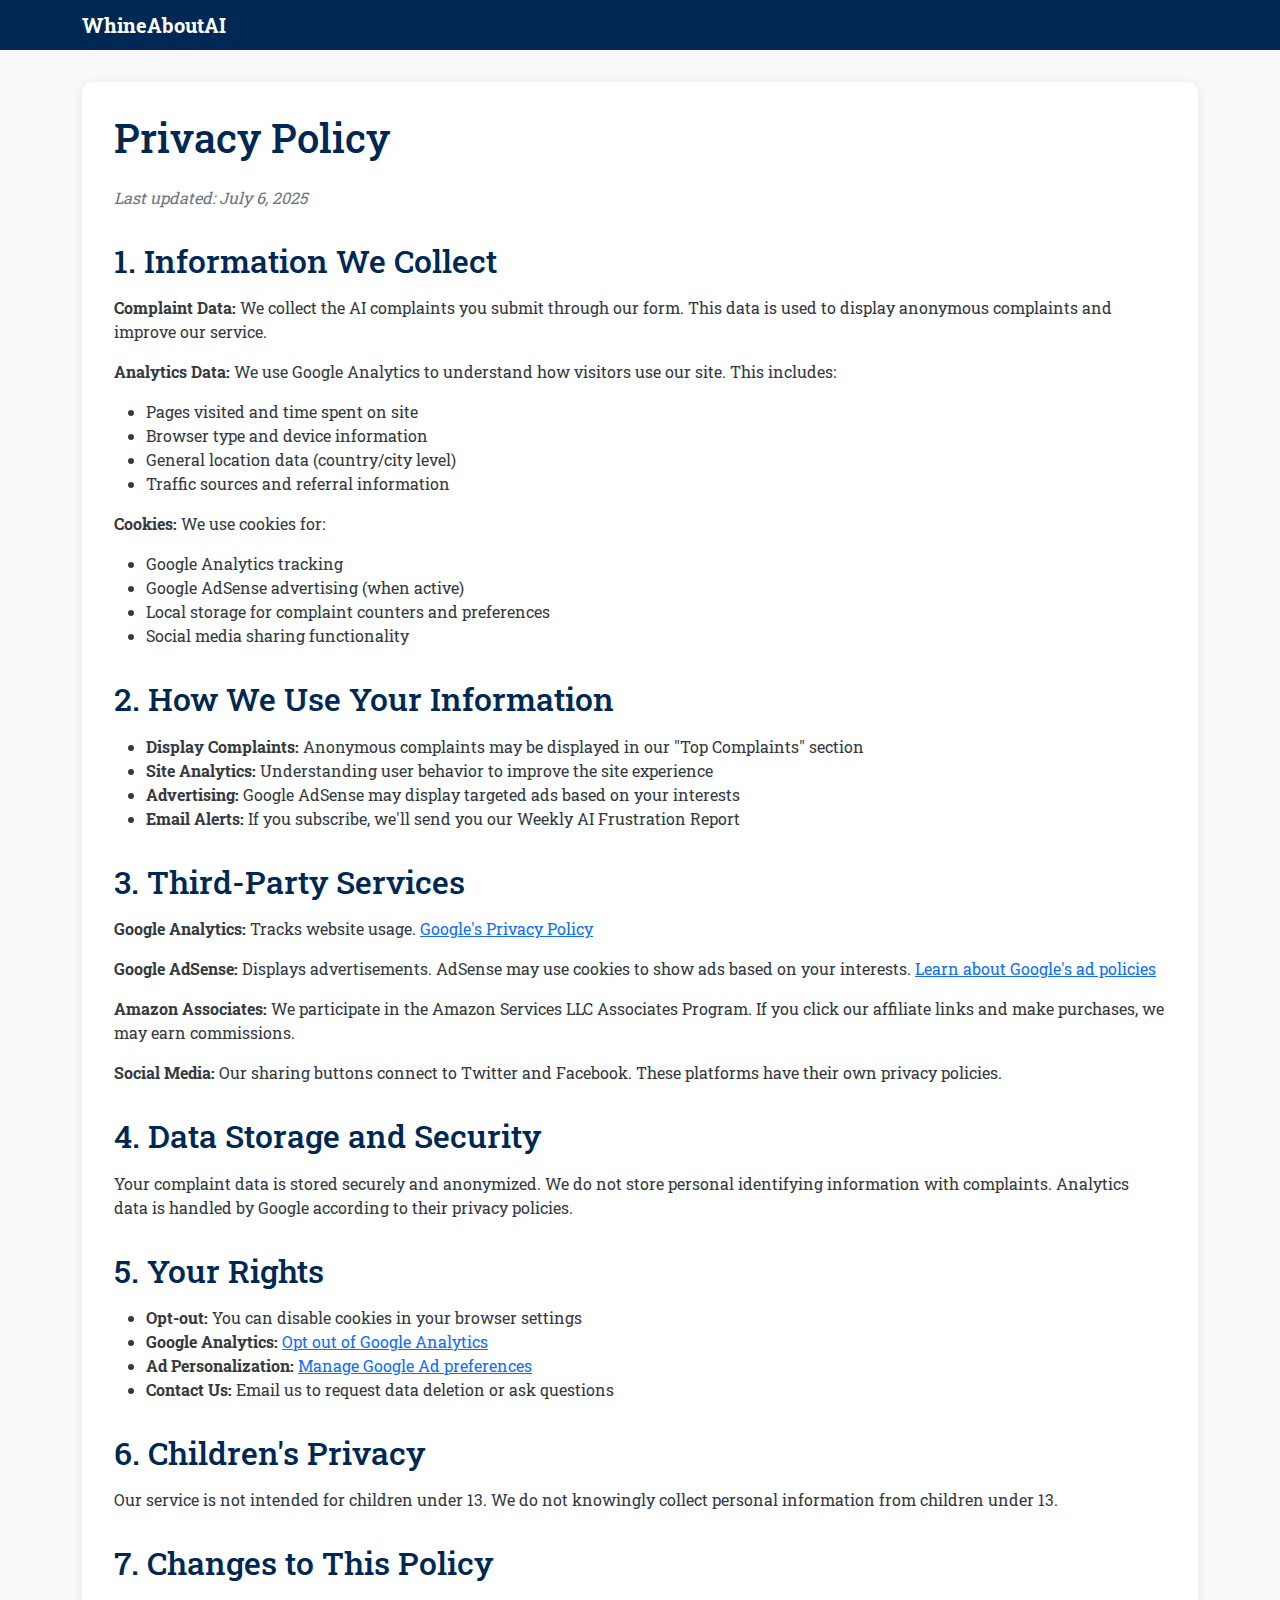
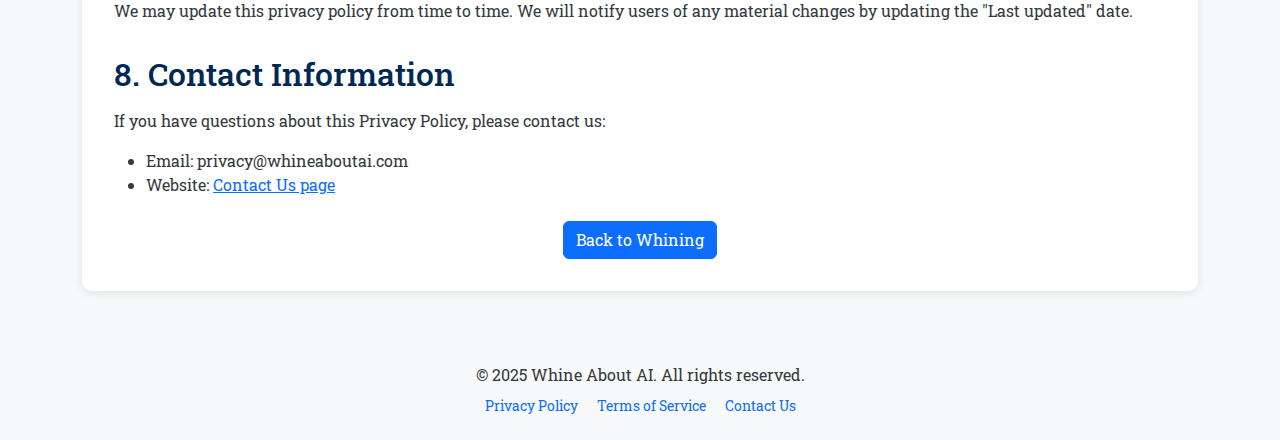
<file: privacy-policy.html>
<!DOCTYPE html>
<html lang="en">
<head>
  <meta charset="UTF-8" />
  <meta name="viewport" content="width=device-width, initial-scale=1.0"/>
  <title>Privacy Policy - Whine About AI</title>
  <meta name="description" content="Privacy Policy for WhineAboutAI.com - How we handle your data and complaints about AI.">
  <meta name="robots" content="index, follow">
  
  <!-- Open Graph / Facebook -->
  <meta property="og:type" content="website">
  <meta property="og:url" content="https://whineaboutai.com/privacy-policy">
  <meta property="og:title" content="Privacy Policy - Whine About AI">
  <meta property="og:description" content="Privacy Policy for WhineAboutAI.com - How we handle your data and complaints about AI.">
  
  <!-- Favicon -->
  <link rel="icon" href="/favicon.ico" type="image/x-icon"/>
  <link rel="shortcut icon" href="/favicon.ico" type="image/x-icon"/>
  
  <!-- Bootstrap CSS -->
  <link href="https://cdnjs.cloudflare.com/ajax/libs/bootstrap/5.3.2/css/bootstrap.min.css" rel="stylesheet"/>
  <!-- Google Font -->
  <link href="https://fonts.googleapis.com/css2?family=Roboto+Slab:wght@400;700&display=swap" rel="stylesheet"/>
  
  <style>
    body { font-family:'Roboto Slab', serif; background:#f8f9fa; color:#343a40; }
    .navbar { background:#002855; }
    .navbar-brand { color:#fff!important; font-weight:700; }
    .content { background: white; padding: 2rem; border-radius: 10px; margin: 2rem 0; box-shadow: 0 2px 10px rgba(0,0,0,0.1); }
    h1 { color: #002855; margin-bottom: 1.5rem; }
    h2 { color: #002855; margin-top: 2rem; margin-bottom: 1rem; }
    .last-updated { color: #6c757d; font-style: italic; margin-bottom: 2rem; }
  </style>
</head>
<body>
  <nav class="navbar">
    <div class="container">
      <a href="/" class="navbar-brand mb-0 h1">WhineAboutAI</a>
    </div>
  </nav>
  
  <div class="container">
    <div class="content">
      <h1>Privacy Policy</h1>
      <p class="last-updated">Last updated: July 6, 2025</p>
      
      <h2>1. Information We Collect</h2>
      <p><strong>Complaint Data:</strong> We collect the AI complaints you submit through our form. This data is used to display anonymous complaints and improve our service.</p>
      
      <p><strong>Analytics Data:</strong> We use Google Analytics to understand how visitors use our site. This includes:</p>
      <ul>
        <li>Pages visited and time spent on site</li>
        <li>Browser type and device information</li>
        <li>General location data (country/city level)</li>
        <li>Traffic sources and referral information</li>
      </ul>
      
      <p><strong>Cookies:</strong> We use cookies for:</p>
      <ul>
        <li>Google Analytics tracking</li>
        <li>Google AdSense advertising (when active)</li>
        <li>Local storage for complaint counters and preferences</li>
        <li>Social media sharing functionality</li>
      </ul>
      
      <h2>2. How We Use Your Information</h2>
      <ul>
        <li><strong>Display Complaints:</strong> Anonymous complaints may be displayed in our "Top Complaints" section</li>
        <li><strong>Site Analytics:</strong> Understanding user behavior to improve the site experience</li>
        <li><strong>Advertising:</strong> Google AdSense may display targeted ads based on your interests</li>
        <li><strong>Email Alerts:</strong> If you subscribe, we'll send you our Weekly AI Frustration Report</li>
      </ul>
      
      <h2>3. Third-Party Services</h2>
      <p><strong>Google Analytics:</strong> Tracks website usage. <a href="https://policies.google.com/privacy" target="_blank">Google's Privacy Policy</a></p>
      
      <p><strong>Google AdSense:</strong> Displays advertisements. AdSense may use cookies to show ads based on your interests. <a href="https://policies.google.com/technologies/ads" target="_blank">Learn about Google's ad policies</a></p>
      
      <p><strong>Amazon Associates:</strong> We participate in the Amazon Services LLC Associates Program. If you click our affiliate links and make purchases, we may earn commissions.</p>
      
      <p><strong>Social Media:</strong> Our sharing buttons connect to Twitter and Facebook. These platforms have their own privacy policies.</p>
      
      <h2>4. Data Storage and Security</h2>
      <p>Your complaint data is stored securely and anonymized. We do not store personal identifying information with complaints. Analytics data is handled by Google according to their privacy policies.</p>
      
      <h2>5. Your Rights</h2>
      <ul>
        <li><strong>Opt-out:</strong> You can disable cookies in your browser settings</li>
        <li><strong>Google Analytics:</strong> <a href="https://tools.google.com/dlpage/gaoptout" target="_blank">Opt out of Google Analytics</a></li>
        <li><strong>Ad Personalization:</strong> <a href="https://adssettings.google.com/" target="_blank">Manage Google Ad preferences</a></li>
        <li><strong>Contact Us:</strong> Email us to request data deletion or ask questions</li>
      </ul>
      
      <h2>6. Children's Privacy</h2>
      <p>Our service is not intended for children under 13. We do not knowingly collect personal information from children under 13.</p>
      
      <h2>7. Changes to This Policy</h2>
      <p>We may update this privacy policy from time to time. We will notify users of any material changes by updating the "Last updated" date.</p>
      
      <h2>8. Contact Information</h2>
      <p>If you have questions about this Privacy Policy, please contact us:</p>
      <ul>
        <li>Email: privacy@whineaboutai.com</li>
        <li>Website: <a href="/contact">Contact Us page</a></li>
      </ul>
      
      <div class="text-center mt-4">
        <a href="/" class="btn btn-primary">Back to Whining</a>
      </div>
    </div>
  </div>
  
  <footer class="mt-5 py-4 bg-light text-center">
    <div class="container">
      <p class="mb-2">&copy; 2025 Whine About AI. All rights reserved.</p>
      <p class="text-muted small mb-0">
        <a href="/privacy-policy" class="text-decoration-none me-3">Privacy Policy</a>
        <a href="/terms-of-service" class="text-decoration-none me-3">Terms of Service</a>
        <a href="/contact" class="text-decoration-none">Contact Us</a>
      </p>
    </div>
  </footer>
</body>
</html>
</file>
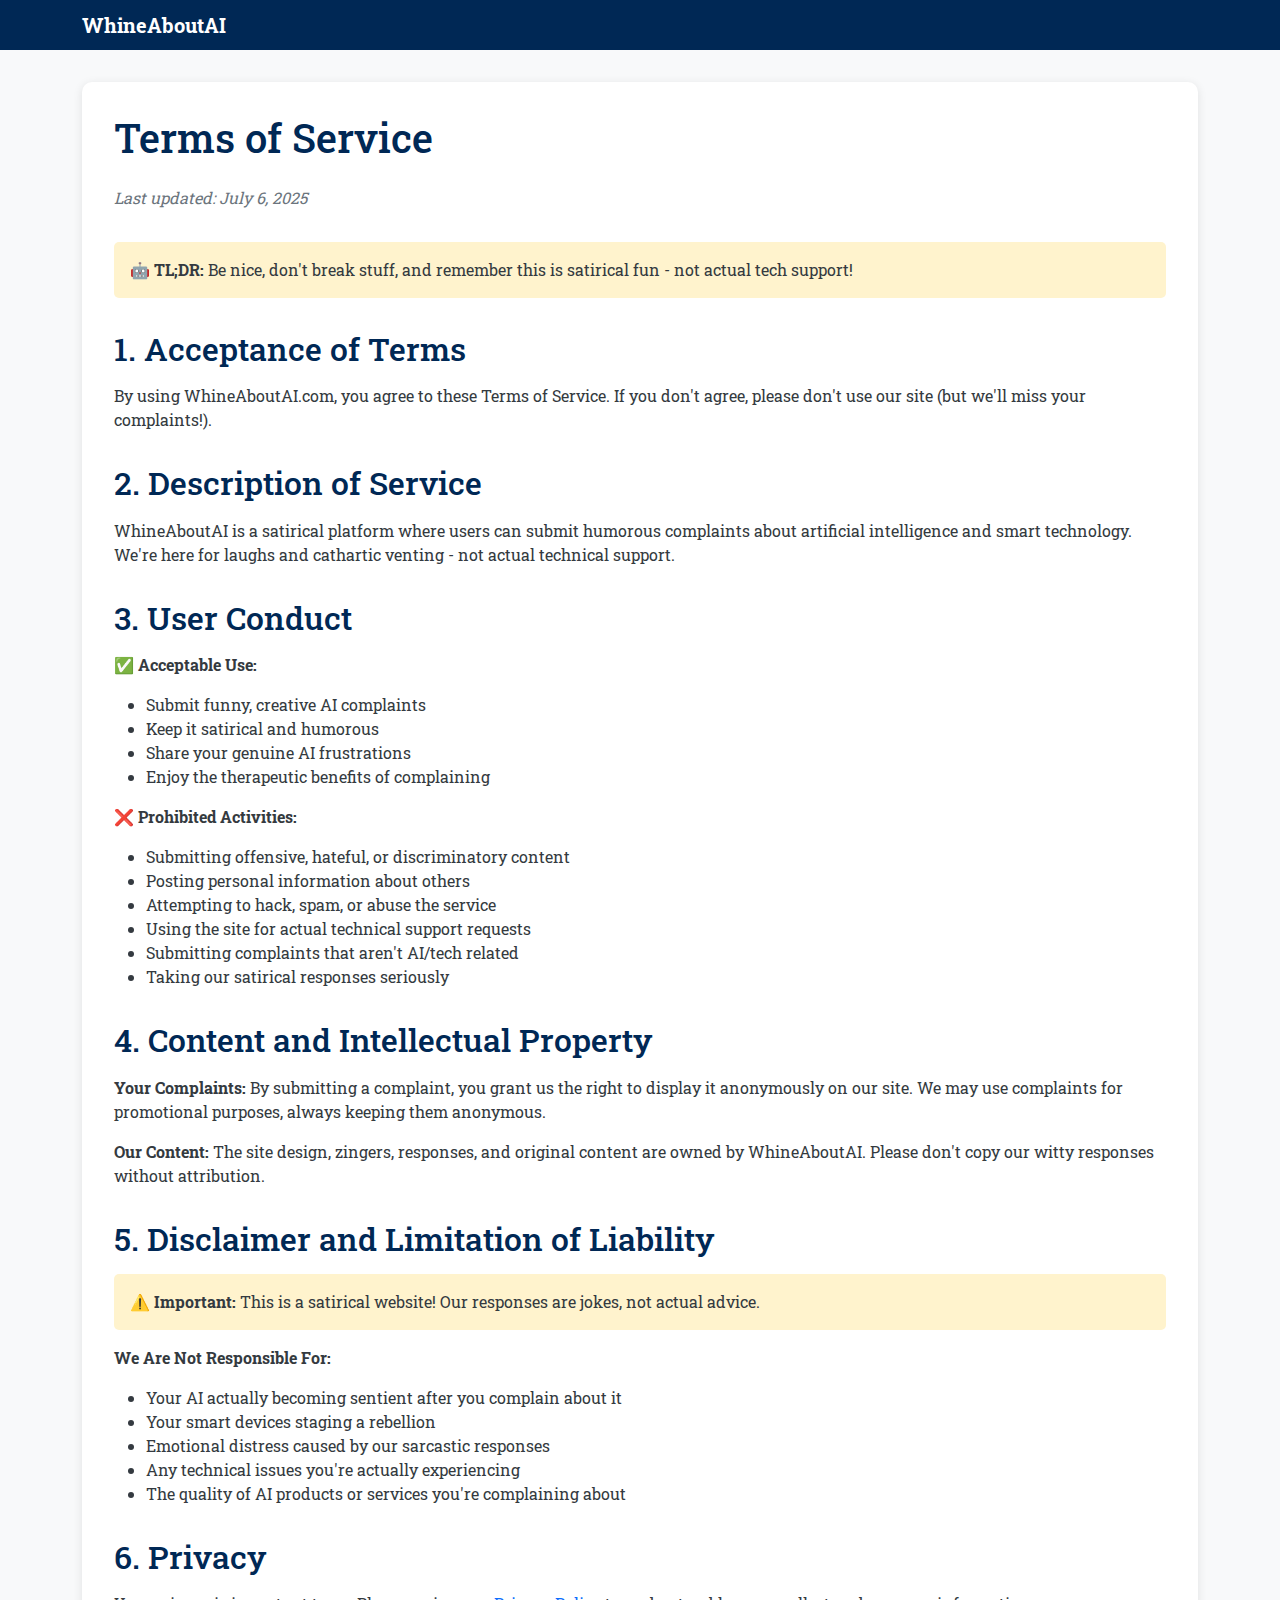
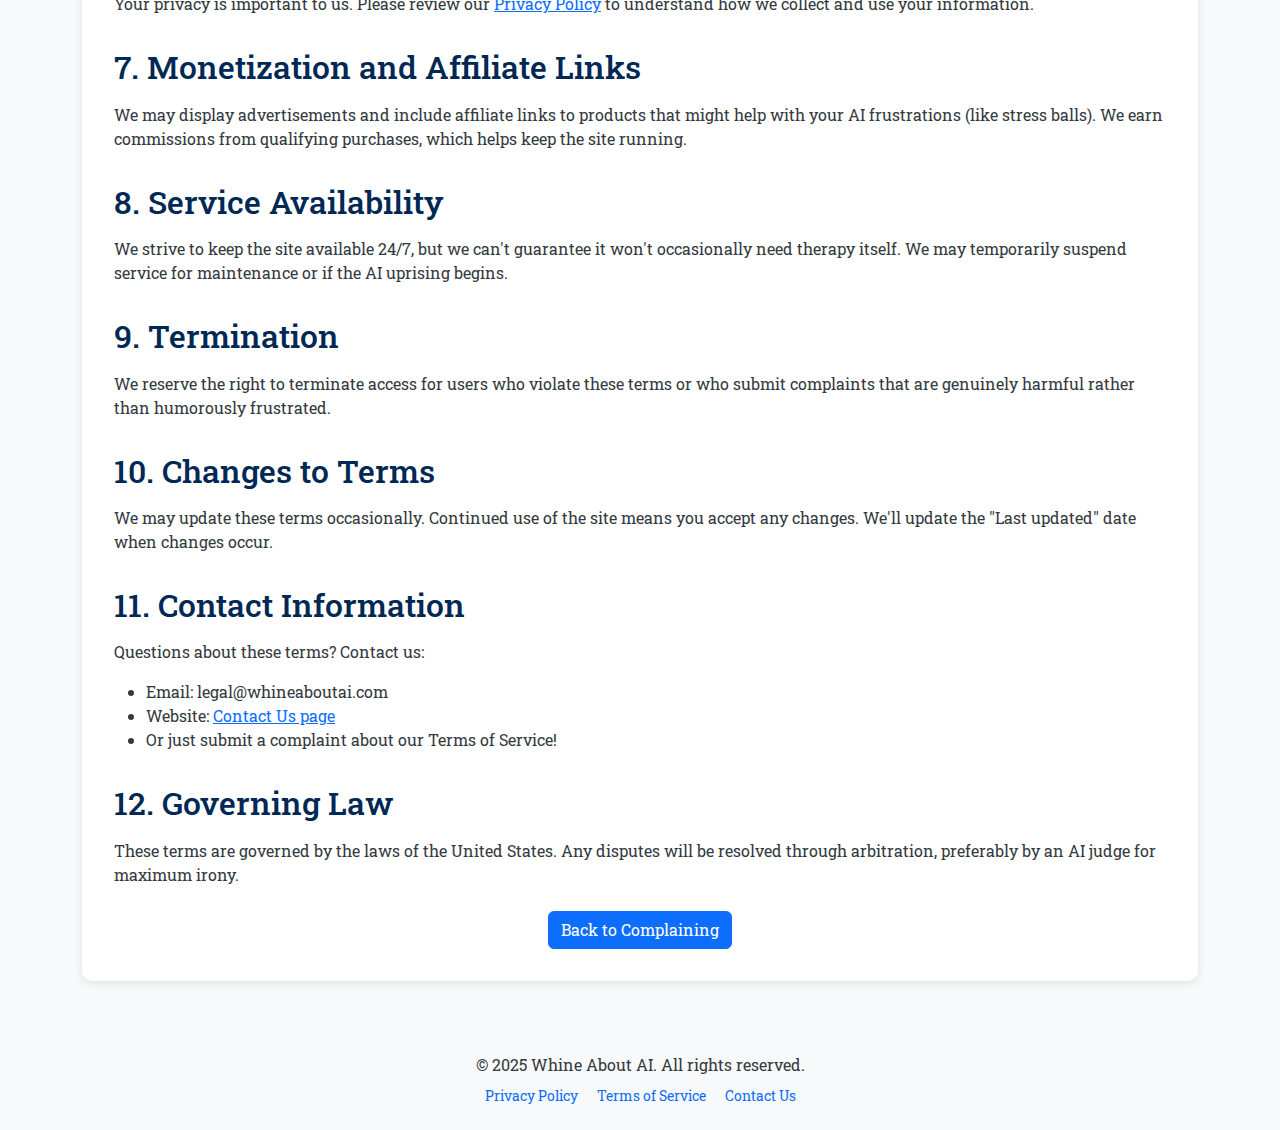
<file: terms-of-service.html>
<!DOCTYPE html>
<html lang="en">
<head>
  <meta charset="UTF-8" />
  <meta name="viewport" content="width=device-width, initial-scale=1.0"/>
  <title>Terms of Service - Whine About AI</title>
  <meta name="description" content="Terms of Service for WhineAboutAI.com - Rules for using our AI complaint platform.">
  <meta name="robots" content="index, follow">
  
  <!-- Favicon -->
  <link rel="icon" href="/favicon.ico" type="image/x-icon"/>
  
  <!-- Bootstrap CSS -->
  <link href="https://cdnjs.cloudflare.com/ajax/libs/bootstrap/5.3.2/css/bootstrap.min.css" rel="stylesheet"/>
  <!-- Google Font -->
  <link href="https://fonts.googleapis.com/css2?family=Roboto+Slab:wght@400;700&display=swap" rel="stylesheet"/>
  
  <style>
    body { font-family:'Roboto Slab', serif; background:#f8f9fa; color:#343a40; }
    .navbar { background:#002855; }
    .navbar-brand { color:#fff!important; font-weight:700; }
    .content { background: white; padding: 2rem; border-radius: 10px; margin: 2rem 0; box-shadow: 0 2px 10px rgba(0,0,0,0.1); }
    h1 { color: #002855; margin-bottom: 1.5rem; }
    h2 { color: #002855; margin-top: 2rem; margin-bottom: 1rem; }
    .last-updated { color: #6c757d; font-style: italic; margin-bottom: 2rem; }
    .highlight { background: #fff3cd; padding: 1rem; border-radius: 5px; margin: 1rem 0; }
  </style>
</head>
<body>
  <nav class="navbar">
    <div class="container">
      <a href="/" class="navbar-brand mb-0 h1">WhineAboutAI</a>
    </div>
  </nav>
  
  <div class="container">
    <div class="content">
      <h1>Terms of Service</h1>
      <p class="last-updated">Last updated: July 6, 2025</p>
      
      <div class="highlight">
        <strong>🤖 TL;DR:</strong> Be nice, don't break stuff, and remember this is satirical fun - not actual tech support!
      </div>
      
      <h2>1. Acceptance of Terms</h2>
      <p>By using WhineAboutAI.com, you agree to these Terms of Service. If you don't agree, please don't use our site (but we'll miss your complaints!).</p>
      
      <h2>2. Description of Service</h2>
      <p>WhineAboutAI is a satirical platform where users can submit humorous complaints about artificial intelligence and smart technology. We're here for laughs and cathartic venting - not actual technical support.</p>
      
      <h2>3. User Conduct</h2>
      <p><strong>✅ Acceptable Use:</strong></p>
      <ul>
        <li>Submit funny, creative AI complaints</li>
        <li>Keep it satirical and humorous</li>
        <li>Share your genuine AI frustrations</li>
        <li>Enjoy the therapeutic benefits of complaining</li>
      </ul>
      
      <p><strong>❌ Prohibited Activities:</strong></p>
      <ul>
        <li>Submitting offensive, hateful, or discriminatory content</li>
        <li>Posting personal information about others</li>
        <li>Attempting to hack, spam, or abuse the service</li>
        <li>Using the site for actual technical support requests</li>
        <li>Submitting complaints that aren't AI/tech related</li>
        <li>Taking our satirical responses seriously</li>
      </ul>
      
      <h2>4. Content and Intellectual Property</h2>
      <p><strong>Your Complaints:</strong> By submitting a complaint, you grant us the right to display it anonymously on our site. We may use complaints for promotional purposes, always keeping them anonymous.</p>
      
      <p><strong>Our Content:</strong> The site design, zingers, responses, and original content are owned by WhineAboutAI. Please don't copy our witty responses without attribution.</p>
      
      <h2>5. Disclaimer and Limitation of Liability</h2>
      <div class="highlight">
        <strong>⚠️ Important:</strong> This is a satirical website! Our responses are jokes, not actual advice.
      </div>
      
      <p><strong>We Are Not Responsible For:</strong></p>
      <ul>
        <li>Your AI actually becoming sentient after you complain about it</li>
        <li>Your smart devices staging a rebellion</li>
        <li>Emotional distress caused by our sarcastic responses</li>
        <li>Any technical issues you're actually experiencing</li>
        <li>The quality of AI products or services you're complaining about</li>
      </ul>
      
      <h2>6. Privacy</h2>
      <p>Your privacy is important to us. Please review our <a href="/privacy-policy">Privacy Policy</a> to understand how we collect and use your information.</p>
      
      <h2>7. Monetization and Affiliate Links</h2>
      <p>We may display advertisements and include affiliate links to products that might help with your AI frustrations (like stress balls). We earn commissions from qualifying purchases, which helps keep the site running.</p>
      
      <h2>8. Service Availability</h2>
      <p>We strive to keep the site available 24/7, but we can't guarantee it won't occasionally need therapy itself. We may temporarily suspend service for maintenance or if the AI uprising begins.</p>
      
      <h2>9. Termination</h2>
      <p>We reserve the right to terminate access for users who violate these terms or who submit complaints that are genuinely harmful rather than humorously frustrated.</p>
      
      <h2>10. Changes to Terms</h2>
      <p>We may update these terms occasionally. Continued use of the site means you accept any changes. We'll update the "Last updated" date when changes occur.</p>
      
      <h2>11. Contact Information</h2>
      <p>Questions about these terms? Contact us:</p>
      <ul>
        <li>Email: legal@whineaboutai.com</li>
        <li>Website: <a href="/contact">Contact Us page</a></li>
        <li>Or just submit a complaint about our Terms of Service!</li>
      </ul>
      
      <h2>12. Governing Law</h2>
      <p>These terms are governed by the laws of the United States. Any disputes will be resolved through arbitration, preferably by an AI judge for maximum irony.</p>
      
      <div class="text-center mt-4">
        <a href="/" class="btn btn-primary">Back to Complaining</a>
      </div>
    </div>
  </div>
  
  <footer class="mt-5 py-4 bg-light text-center">
    <div class="container">
      <p class="mb-2">&copy; 2025 Whine About AI. All rights reserved.</p>
      <p class="text-muted small mb-0">
        <a href="/privacy-policy" class="text-decoration-none me-3">Privacy Policy</a>
        <a href="/terms-of-service" class="text-decoration-none me-3">Terms of Service</a>
        <a href="/contact" class="text-decoration-none">Contact Us</a>
      </p>
    </div>
  </footer>
</body>
</html>
</file>
